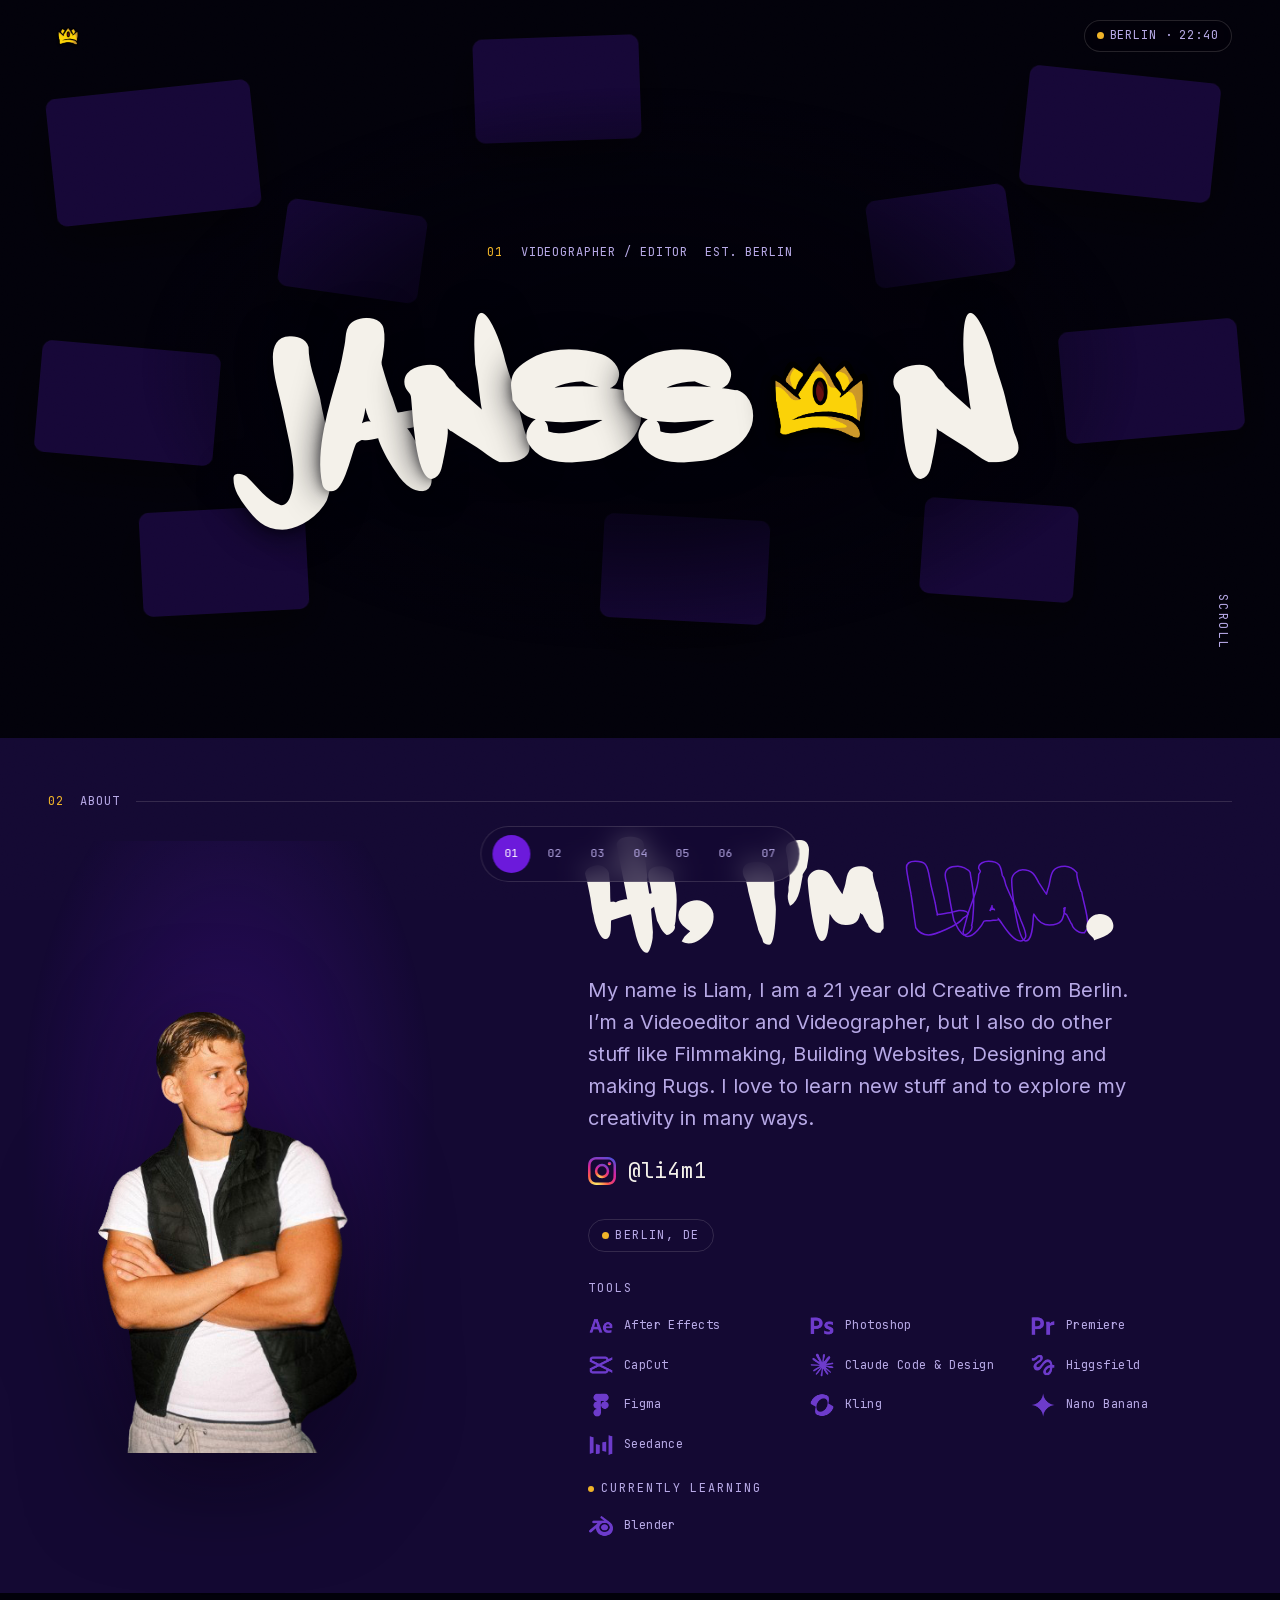
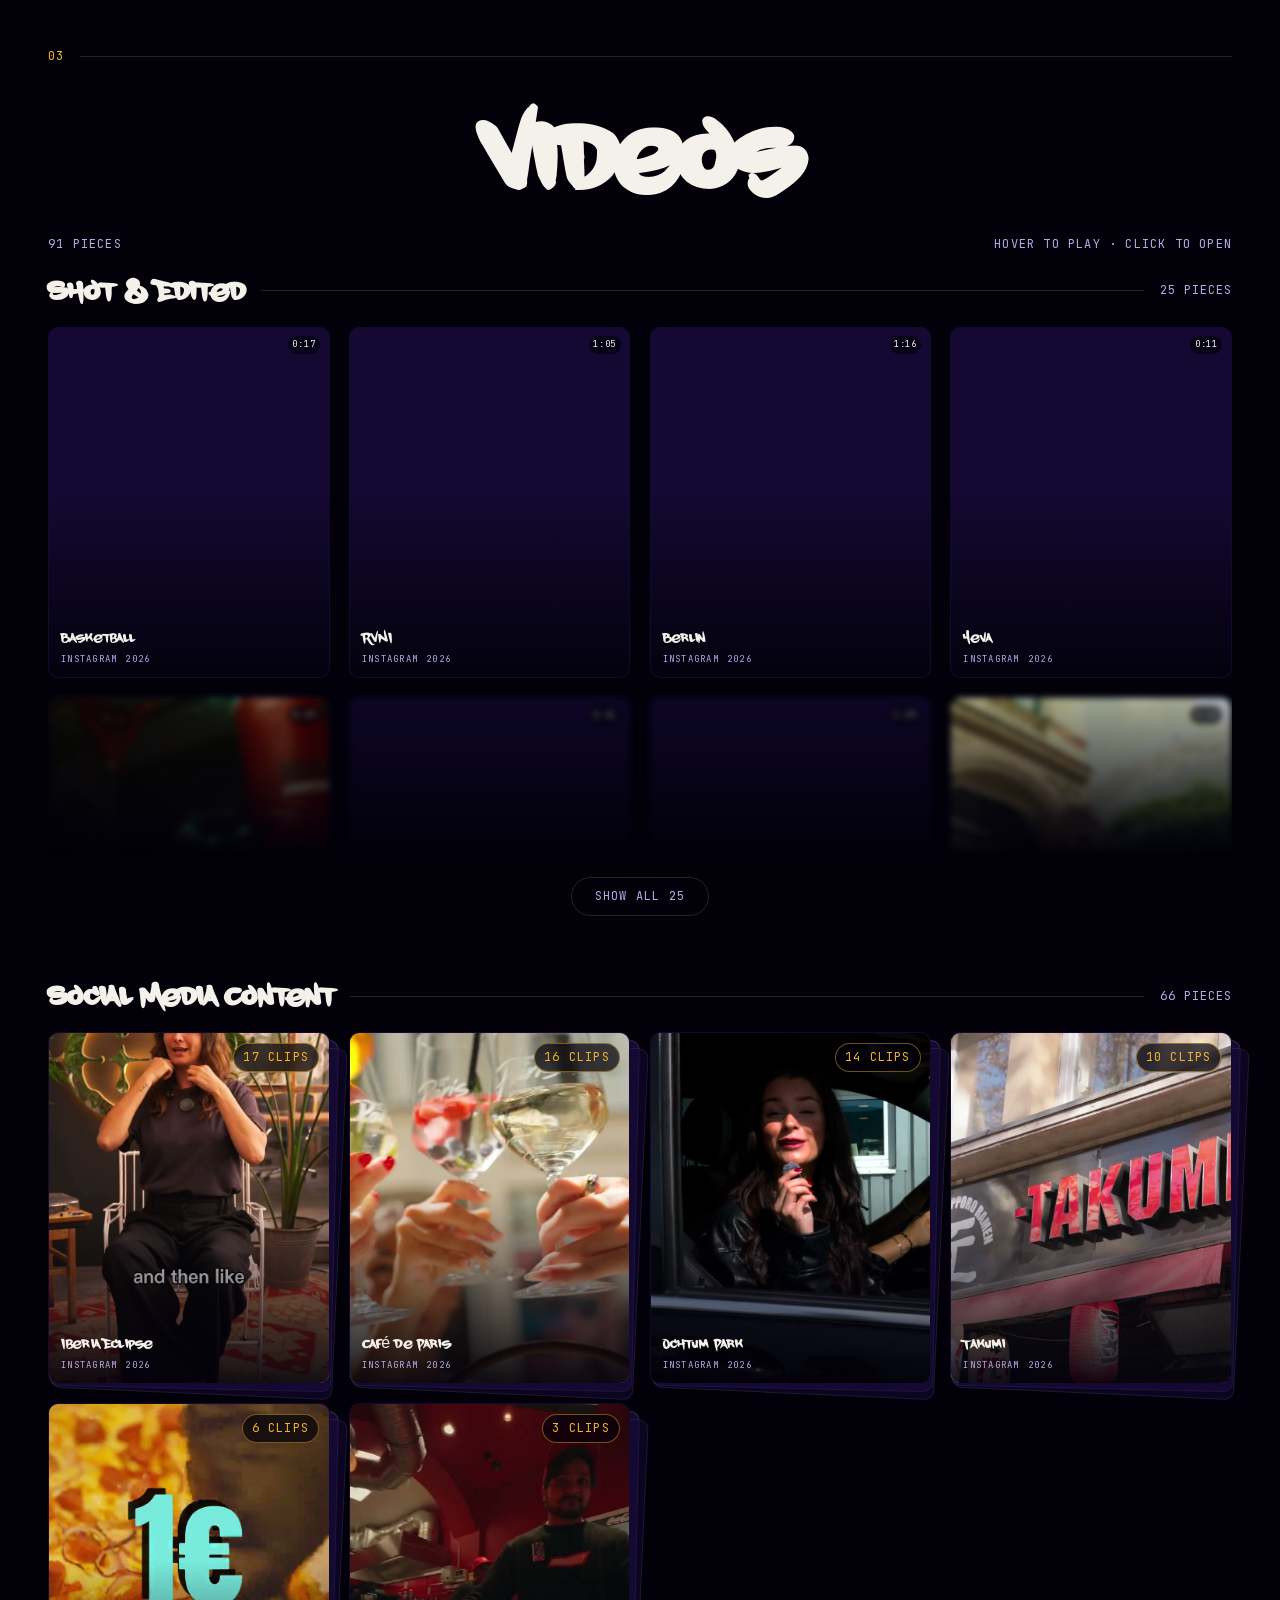
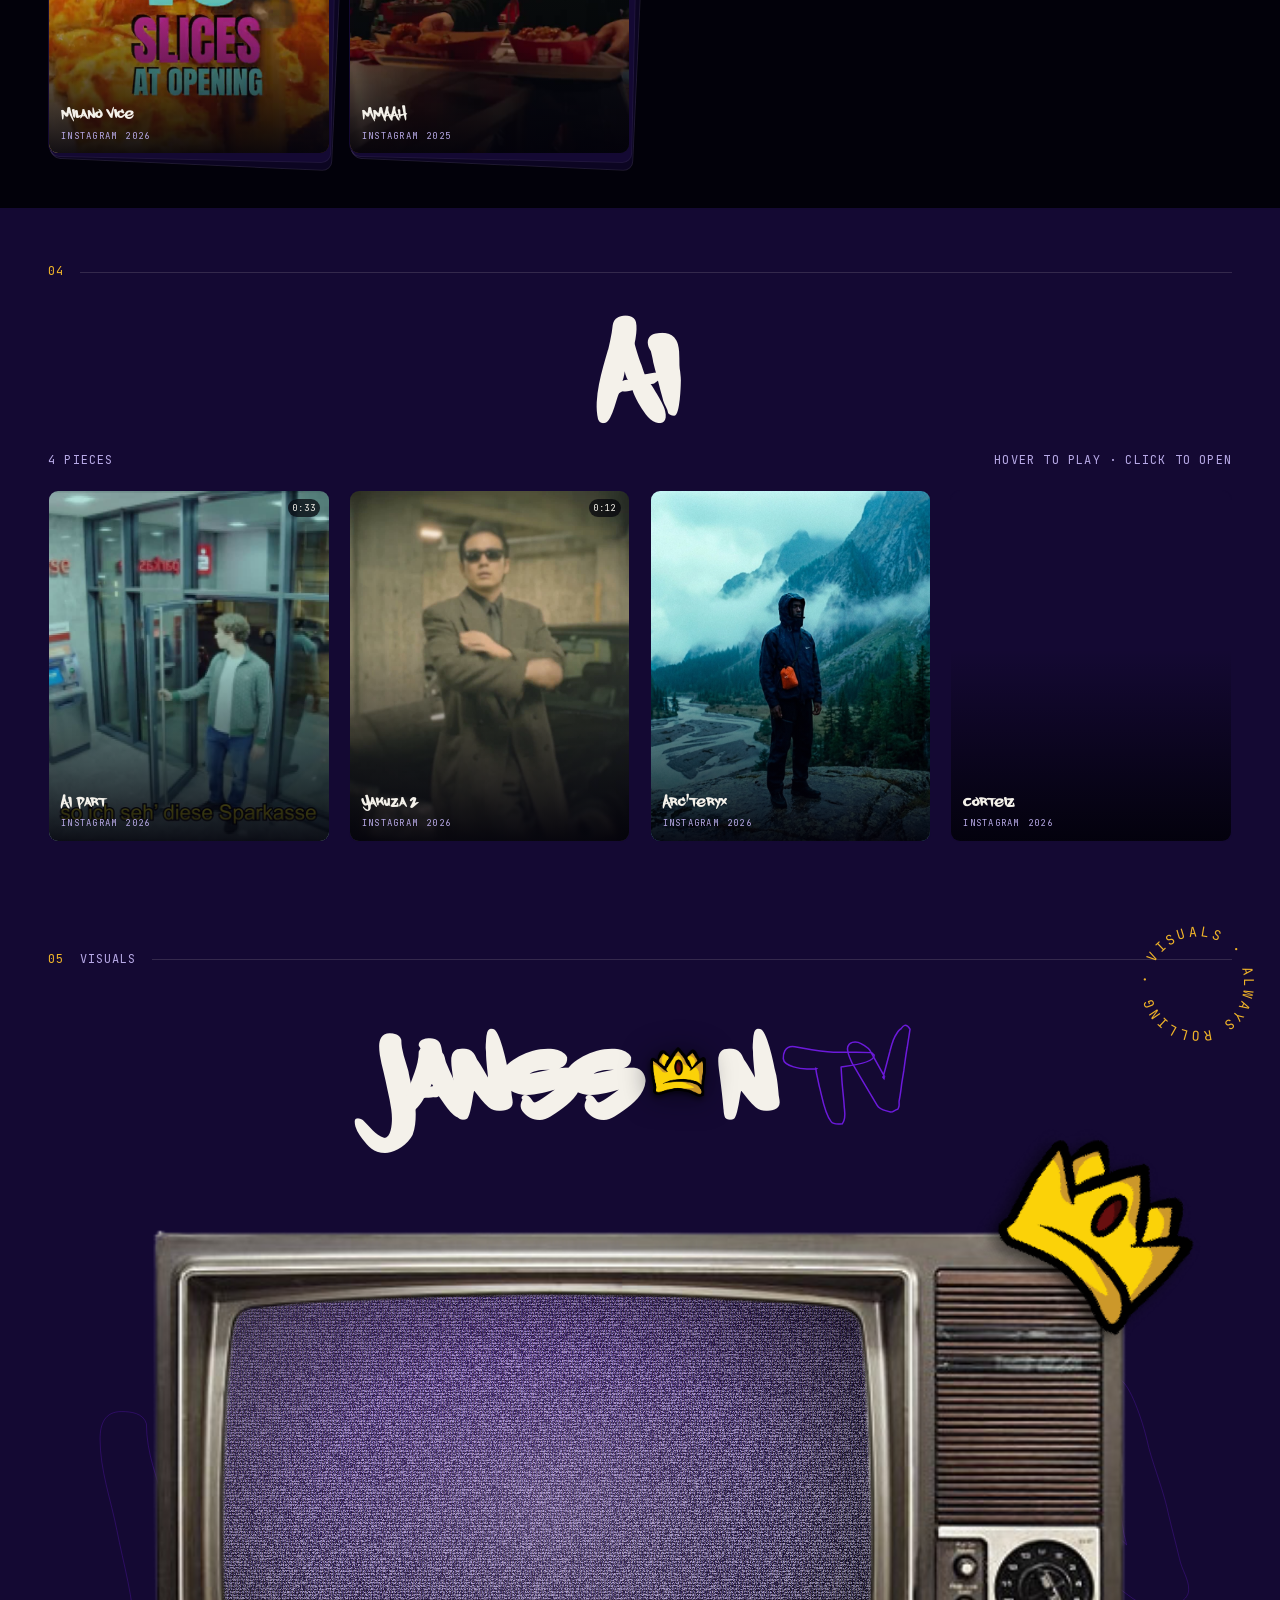
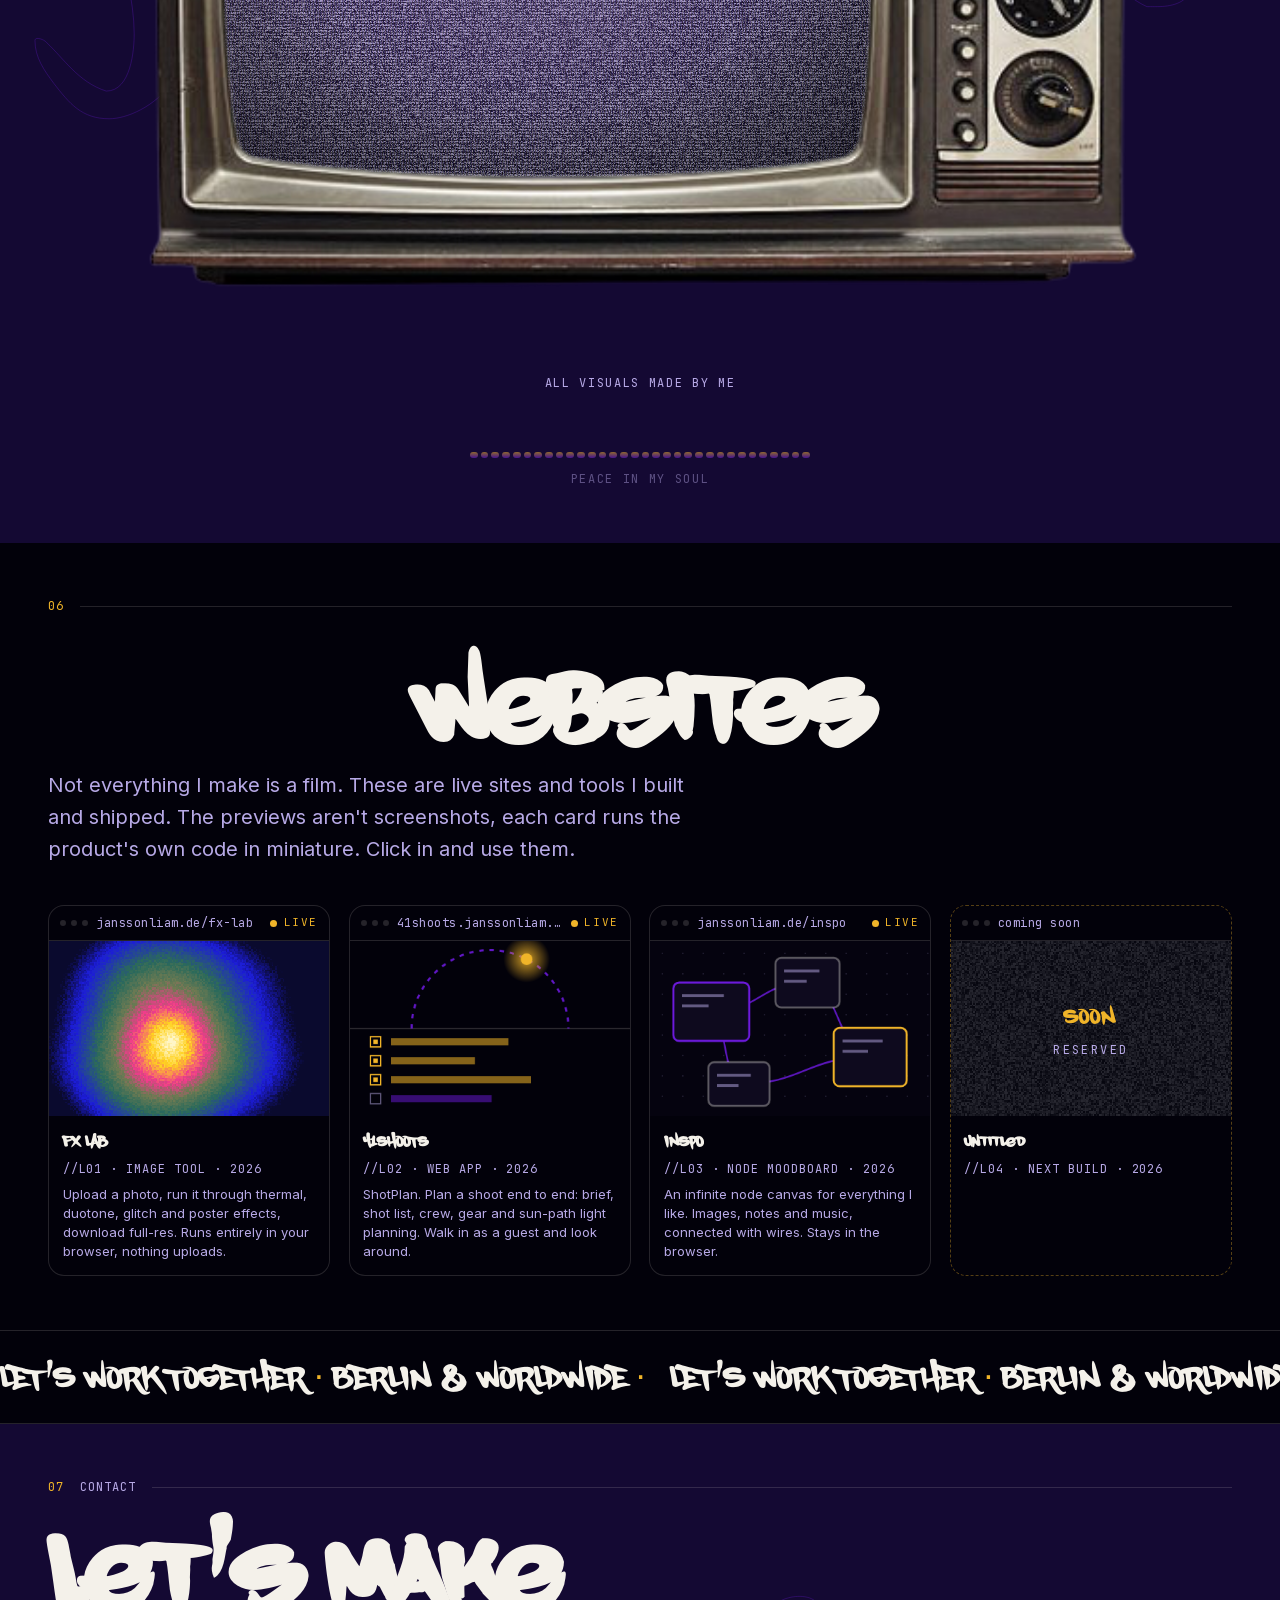
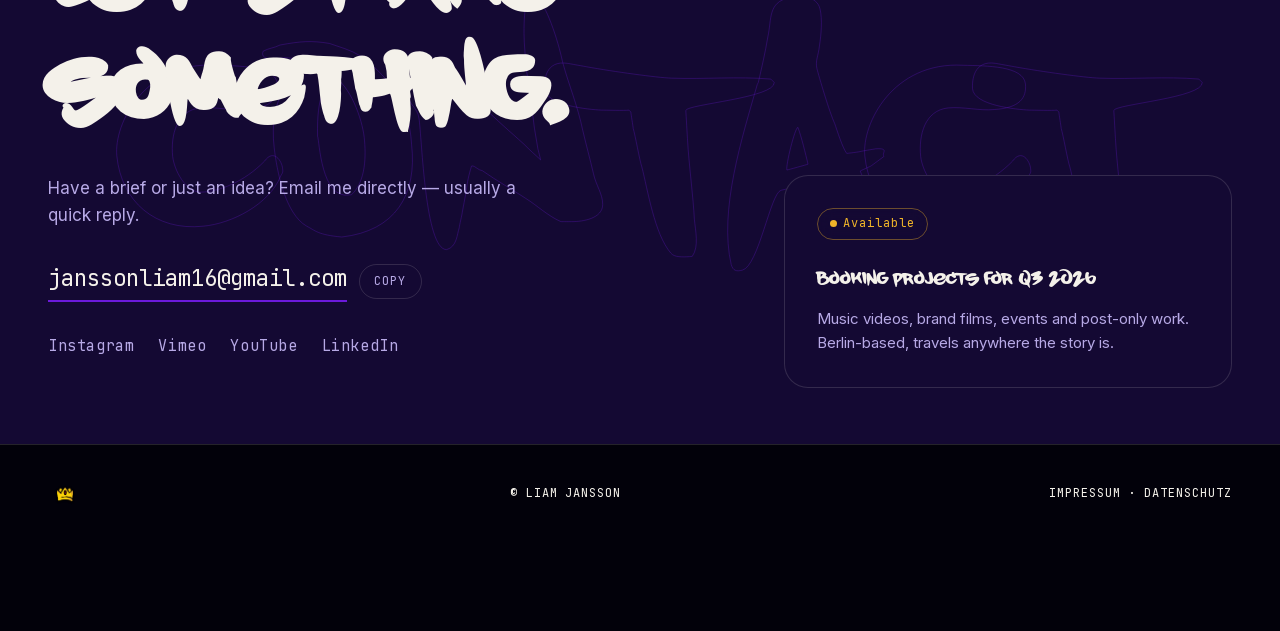
<file: index.html>
<!DOCTYPE html>
<!--
     ♛  JANSSON V2 — you're reading the source. good instinct.
        single file, no build, no trackers, everything self-hosted.
-->
<html lang="en">
<head>
  <meta charset="UTF-8" />
  <meta name="viewport" content="width=device-width, initial-scale=1.0"/>
  <title>Liam Jansson · Videographer, Editor, Creative</title>
  <meta name="description" content="Liam Jansson, video creator based in Berlin. Music videos, brand films, street-culture stories. Plus live tools I build.">
  <meta name="theme-color" content="#02010A">
  <link rel="canonical" href="https://janssonliam.de/">
  <link rel="icon" type="image/png" href="crown.png">
  <link rel="apple-touch-icon" href="crown.png">
  <!-- social share card -->
  <meta property="og:type" content="website">
  <meta property="og:url" content="https://janssonliam.de/">
  <meta property="og:title" content="Liam Jansson · Videographer, Editor, Creative">
  <meta property="og:description" content="Video creator based in Berlin. Music videos, brand films, street-culture stories, and live tools I build.">
  <meta property="og:image" content="https://janssonliam.de/og-image.jpg">
  <meta name="twitter:card" content="summary_large_image">
  <meta name="twitter:image" content="https://janssonliam.de/og-image.jpg">
  <link rel="preload" href="Captions.woff2" as="font" type="font/woff2" crossorigin>
  <link rel="preload" href="fonts/Inter-var.woff2" as="font" type="font/woff2" crossorigin>
  <style>
    /* All fonts self-hosted — no visitor data leaves this domain (DSGVO). */
    @font-face {
      font-family: 'Captions';
      src: url('Captions.woff2') format('woff2'), url('Captions.otf') format('opentype');
      font-weight: normal; font-style: normal; font-display: swap;
    }
    @font-face {
      font-family: 'Inter';
      src: url('fonts/Inter-var.woff2') format('woff2');
      font-weight: 400 700; font-style: normal; font-display: swap;
    }
    @font-face {
      font-family: 'JetBrains Mono';
      src: url('fonts/JetBrainsMono-var.woff2') format('woff2');
      font-weight: 400 500; font-style: normal; font-display: swap;
    }

    :root {
      /* COLOR — crown system + v2 paper flip */
      --night:       #02010A;
      --deep:        #2B0A72;
      --ink:         #140933;
      --purple:      #6C1ADB;
      --purple-soft: rgba(108,26,219,0.35);
      --gold:        #F0B429;
      --cream:       #F4F1EA;
      --paper:       #F0EBE0;
      --text:        #F4F1EA;
      --text-mut:    #B7A9E6;
      --ink-text:    #140933;
      --ink-mut:     #5D5544;
      --line:        rgba(244,241,234,0.14);
      --line-dark:   rgba(20,9,51,0.18);

      /* TYPE */
      --font-display: 'Captions', 'Arial Black', sans-serif;
      --font-body:    'Inter', system-ui, -apple-system, sans-serif;
      --font-mono:    'JetBrains Mono', ui-monospace, 'SF Mono', monospace;

      --fs-mega:    clamp(4rem, 14.5vw, 13rem);
      --fs-display: clamp(1.9rem, 9vw, 7.5rem);   /* the 3rem floor beat 9vw on a phone */
      --fs-h2:      clamp(2rem, 4.5vw, 3.75rem);
      --fs-h3:      1.375rem;
      --fs-body-lg: 1.25rem;
      --fs-body:    1.0625rem;
      --fs-small:   0.9375rem;
      --fs-label:   0.75rem;

      /* MOTION — enter/exit ride ease-out, on-screen moves ride in-out */
      --eo:  cubic-bezier(0.23, 1, 0.32, 1);       /* out-quint  */
      --eio: cubic-bezier(0.645, 0.045, 0.355, 1);  /* in-out-cubic */
      --eo-expo: cubic-bezier(0.16, 1, 0.3, 1);     /* out-expo — long travel */
      --dur-fast: 0.15s;
      --dur:      0.28s;
      --dur-slow: 0.6s;

      /* SHAPE / ELEVATION */
      --radius-sm: 10px; --radius: 16px; --radius-lg: 24px; --pill: 999px;
      --shadow:     0 12px 40px rgba(0,0,0,0.30);
      --shadow-pop: 0 12px 40px rgba(240,180,41,0.22);
      --paper-shadow: 0 10px 30px rgba(20,9,51,0.14);

      --max-w: 1320px;
      --gutter: clamp(1.25rem, 4vw, 3rem);
      --z-dock: 200; --z-cursor: 500; --z-modal: 400; --z-loader: 600;
    }

    *, *::before, *::after { margin: 0; padding: 0; box-sizing: border-box; }
    /* body's overflow-x:hidden clips the decorations that bleed off the right
       edge in #reel — the orbit badge and the TV crown both sit on negative
       right offsets — but it only clips their PAINT. They still count toward
       the document's width, which on a phone pushes the initial containing
       block about 23px past the screen. Every position:fixed overlay sizes to
       that box, so the clip player was laid out wider than the display and lost
       its right edge: half the close button, the sound toggle, and a slice of
       the video itself. clip on the root keeps the bleed and takes it out of
       the layout width too. */
    html { scroll-behavior: smooth; overflow-x: clip; }
    body {
      background: var(--night);
      color: var(--text);
      font-family: var(--font-body);
      font-size: var(--fs-body);
      line-height: 1.6;
      overflow-x: hidden;
      -webkit-font-smoothing: antialiased;
    }
    img, video { max-width: 100%; display: block; }
    a { color: inherit; text-decoration: none; }
    button { font: inherit; color: inherit; background: none; border: 0; cursor: pointer; }
    ::selection { background: var(--gold); color: var(--ink); }
    :focus-visible { outline: 2px solid var(--gold); outline-offset: 3px; border-radius: 4px; }

    .mono { font-family: var(--font-mono); font-size: var(--fs-label); letter-spacing: 0.08em; text-transform: uppercase; }

    /* film grain — static tile, barely there */
    body::after {
      content: ""; position: fixed; inset: 0; pointer-events: none; z-index: 1;
      opacity: 0.05; mix-blend-mode: overlay;
      background-image: url("data:image/svg+xml,%3Csvg xmlns='http://www.w3.org/2000/svg' width='140' height='140'%3E%3Cfilter id='n'%3E%3CfeTurbulence type='fractalNoise' baseFrequency='0.9' numOctaves='2'/%3E%3C/filter%3E%3Crect width='100%25' height='100%25' filter='url(%23n)'/%3E%3C/svg%3E");
    }

    /* ============ LOADER ============ */
    #loader {
      position: fixed; inset: 0; z-index: var(--z-loader);
      background: var(--night); display: flex; flex-direction: column;
      align-items: center; justify-content: center; gap: 1.25rem;
      transition: transform 0.55s var(--eio);
    }
    #loader.out { transform: translateY(-100%); }
    #loader.gone { display: none; }
    #loader .load-mark img {
      display: block; width: clamp(48px, 7vw, 84px);
      opacity: 0; animation: crownIn 0.4s var(--eo) 0.1s forwards;
    }
    #loader .count { font-family: var(--font-mono); font-size: clamp(1rem, 2vw, 1.35rem); color: var(--text-mut); letter-spacing: 0.15em; }
    #loader .count b { color: var(--gold); font-weight: 500; }
    @keyframes crownIn { from { opacity: 0; transform: scale(0.9) translateY(8px); } to { opacity: 1; transform: none; } }

    /* ============ CURSOR (pointer:fine only, built by JS) ============ */
    .cursor-dot, .cursor-ring {
      position: fixed; top: 0; left: 0; pointer-events: none; z-index: var(--z-cursor);
      border-radius: 50%; will-change: transform;
    }
    .cursor-dot { width: 6px; height: 6px; background: var(--gold); }
    .cursor-ring {
      width: 36px; height: 36px; border: 1.5px solid var(--purple);
      display: flex; align-items: center; justify-content: center;
      transition: width var(--dur) var(--eo), height var(--dur) var(--eo),
                  background-color var(--dur) ease, border-color var(--dur) ease;
    }
    .cursor-ring .cursor-label {
      font-family: var(--font-mono); font-size: 10px; letter-spacing: 0.1em;
      color: var(--ink); opacity: 0; transition: opacity var(--dur-fast) ease;
    }
    .cursor-ring.is-label {
      width: 64px; height: 64px; background: var(--gold); border-color: var(--gold);
    }
    .cursor-ring.is-label .cursor-label { opacity: 1; }
    .cursor-ring.is-link { width: 52px; height: 52px; border-color: var(--gold); }
    .cursor-hidden .cursor-dot, .cursor-hidden .cursor-ring { opacity: 0; }

    /* ============ TOP BAR ============ */
    .topbar {
      position: fixed; top: 0; left: 0; right: 0; z-index: var(--z-dock);
      display: flex; align-items: center; justify-content: space-between;
      padding: 1rem var(--gutter); pointer-events: none;
      mix-blend-mode: normal;
    }
    .topbar a, .topbar .chip { pointer-events: auto; }
    .topbar .logo img { width: 40px; transition: transform var(--dur) var(--eo); }
    .topbar .logo:hover img { transform: rotate(-12deg) scale(1.08); }
    .chip {
      display: inline-flex; gap: 0.5em; align-items: center;
      font-family: var(--font-mono); font-size: var(--fs-label); letter-spacing: 0.08em;
      color: var(--text-mut); background: rgba(2,1,10,0.55); backdrop-filter: blur(8px);
      border: 1px solid var(--line); border-radius: var(--pill); padding: 0.45em 1em;
    }
    .chip .dot-live { width: 7px; height: 7px; border-radius: 50%; background: var(--gold); animation: pulse 2.4s ease-in-out infinite; }
    @keyframes pulse { 0%,100% { opacity: 1; } 50% { opacity: 0.35; } }

    /* ============ DOCK NAV ============ */
    .dock {
      position: fixed; bottom: 1.1rem; left: 50%; transform: translateX(-50%);
      z-index: var(--z-dock); display: flex; gap: 0.3rem; align-items: flex-end;
      background: rgba(20,9,51,0.72); backdrop-filter: blur(14px);
      border: 1px solid var(--line); border-radius: var(--pill);
      padding: 0.5rem 0.7rem;
    }
    .dock a {
      position: relative; display: flex; align-items: center; justify-content: center;
      width: 38px; height: 38px; border-radius: 50%;
      font-family: var(--font-mono); font-size: 0.7rem; color: var(--text-mut);
      transition: background-color var(--dur-fast) ease, color var(--dur-fast) ease;
      transform-origin: bottom center; will-change: transform;
    }
    .dock a[hidden] { display: none; }   /* author display beats the UA [hidden] rule */
    .dock a:hover { color: var(--cream); }
    .dock a.active { background: var(--purple); color: #fff; }
    .dock a .tip {
      position: absolute; bottom: calc(100% + 10px); left: 50%; transform: translateX(-50%) translateY(4px);
      background: var(--gold); color: var(--ink); font-size: 0.65rem; letter-spacing: 0.08em;
      padding: 0.3em 0.8em; border-radius: var(--pill); white-space: nowrap;
      opacity: 0; pointer-events: none;
      transition: opacity var(--dur-fast) ease, transform var(--dur-fast) var(--eo);
    }
    .dock a:hover .tip, .dock a:focus-visible .tip { opacity: 1; transform: translateX(-50%) translateY(0); }

    /* ============ SECTION SCAFFOLD ============ */
    section { position: relative; }
    .inner {
      max-width: var(--max-w); margin: 0 auto;
      /* was clamp(5rem, 12vh, 9rem) — about 200px of empty band top and
         bottom of every section, ~1.7 screens of the page spent on padding. */
      padding: clamp(2.25rem, 6vh, 4.5rem) var(--gutter);
      position: relative; z-index: 2;
    }
    .eyebrow {
      display: flex; align-items: center; gap: 1rem; margin-bottom: 1.25rem;
      font-family: var(--font-mono); font-size: var(--fs-label);
      letter-spacing: 0.08em; text-transform: uppercase; color: var(--text-mut);
    }
    .eyebrow .num { color: var(--gold); }
    .eyebrow .rule { flex: 1; height: 1px; background: var(--line); }
    .bg-night { background: var(--night); }
    .bg-ink   { background: var(--ink); }
    .bg-cream { background: var(--cream); color: var(--ink-text); }
    .bg-cream .eyebrow { color: var(--ink-mut); }
    .bg-cream .eyebrow .rule { background: var(--line-dark); }

    /* giant background word */
    .bg-word {
      position: absolute; top: 50%; left: 50%; transform: translate(-50%,-50%);
      font-family: var(--font-display); font-size: clamp(5rem, 24vw, 22rem);
      color: transparent; -webkit-text-stroke: 1px rgba(108,26,219,0.28);
      white-space: nowrap; pointer-events: none; user-select: none; z-index: 0;
    }

    /* paper rip divider into cream sections */
    .rip { display: block; width: 100%; height: 42px; margin-bottom: -1px; }
    .rip path { fill: var(--cream); }
    .rip.rip-out { transform: scaleY(-1); margin-top: -1px; margin-bottom: 0; }

    /* scroll reveals — rise pattern, IO adds .in (JS), CSS scroll-timeline when supported */
    .reveal { opacity: 0; transform: translateY(26px); }
    .reveal.in {
      opacity: 1; transform: none;
      transition: opacity var(--dur-slow) var(--eo), transform var(--dur-slow) var(--eo);
      transition-delay: calc(var(--d, 0) * 70ms);
    }

    /* ============ 01 HERO ============ */
    #hero {
      /* The wordmark block is short now that the role lines are gone, so a
         full-viewport box left it floating between two dead bands. Slightly
         shorter, and nudged above centre so the strip and SCROLL hint own
         the lower third instead of it reading as empty. */
      min-height: 74svh; display: flex; flex-direction: column; justify-content: center;
      overflow: hidden;
    }
    /* dark scrim over the film strip so the white wordmark stays legible on any
       video frame (bright frames were washing out the thin J-tail). left-weighted:
       heavy where the text sits, clearing to the right so the strip still shows. */
    #hero::before {
      content: ""; position: absolute; inset: 0; z-index: 1; pointer-events: none;
      background: linear-gradient(103deg,
        rgba(2,1,10,0.94) 0%, rgba(2,1,10,0.88) 30%, rgba(2,1,10,0.6) 52%,
        rgba(2,1,10,0.2) 72%, transparent 88%);
    }
    /* film strip sliding behind the name */
    .hero-strip {
      position: absolute; top: 50%; left: -10vw; width: 140vw;
      transform: translateY(-58%) rotate(-4deg); z-index: 0; opacity: 0.4;
      pointer-events: none;
      -webkit-mask-image: linear-gradient(90deg, transparent, #000 18%, #000 82%, transparent);
              mask-image: linear-gradient(90deg, transparent, #000 18%, #000 82%, transparent);
    }
    .strip-track { display: flex; gap: 14px; width: max-content; animation: stripSlide 46s linear infinite; }
    .strip-track video, .strip-track img {
      height: clamp(120px, 24vh, 230px); aspect-ratio: 16/9; object-fit: cover;
      border-radius: var(--radius-sm); filter: saturate(1.05);
    }
    @keyframes stripSlide { to { transform: translateX(-50%); } }

    .hero-inner {
      position: relative; z-index: 2; padding: 0 var(--gutter);
      max-width: var(--max-w); margin: 0 auto; width: 100%;
    }
    .hero-eyebrow { display: flex; gap: 1.25rem; flex-wrap: wrap; margin-bottom: 1rem; }
    .hero-name {
      font-family: var(--font-display); font-size: var(--fs-mega); line-height: 0.92;
      letter-spacing: 0.01em; display: flex; align-items: baseline; flex-wrap: nowrap;
      user-select: none;
      /* soft dark backing keeps the white letters (esp. the thin J-tail) solid over video */
      text-shadow: 0 2px 30px rgba(2,1,10,0.7), 0 0 10px rgba(2,1,10,0.55);
    }
    .hero-name .ch {
      display: inline-block; opacity: 0; transform: translateY(0.45em) rotate(3deg);
      will-change: transform;
    }
    body.loaded .hero-name .ch {
      animation: chRise 0.7s var(--eo) forwards;
      animation-delay: calc(0.1s + var(--i) * 0.055s);
    }
    @keyframes chRise { to { opacity: 1; transform: none; } }
    .hero-name .crown-wrap { margin: 0 -0.09em; }
    .hero-name .crown-o {
      width: 1em; transform: translateY(0.16em); transform-origin: 50% 80%;
      transition: transform var(--dur) var(--eo);
      filter: drop-shadow(0 2px 12px rgba(2,1,10,0.55));
    }
    .hero-name:hover .crown-o { transform: translateY(0.16em) rotate(-12deg); }
    .hero-ctas { display: flex; gap: 1.25rem; align-items: center; margin-top: clamp(1.75rem, 3vw, 2.75rem); flex-wrap: wrap; }

    .btn {
      display: inline-flex; align-items: center; gap: 0.6em;
      font-family: var(--font-mono); font-size: var(--fs-small); letter-spacing: 0.06em;
      text-transform: uppercase; padding: 0.9em 1.8em; border-radius: var(--pill);
      transition: transform var(--dur-fast) var(--eo), box-shadow var(--dur) ease, background-color var(--dur-fast) ease;
    }
    .btn:active { transform: scale(0.97); }
    .btn-gold { background: var(--gold); color: var(--ink); }
    .btn-gold:hover { box-shadow: var(--shadow-pop); transform: translateY(-2px); }
    .btn-ghost { border: 1px solid var(--line); color: var(--cream); }
    .btn-ghost:hover { background: rgba(244,241,234,0.07); transform: translateY(-2px); }
    .btn-text { font-family: var(--font-mono); font-size: var(--fs-small); letter-spacing: 0.06em; text-transform: uppercase; color: var(--text-mut); border-bottom: 1px solid var(--purple); padding-bottom: 2px; transition: color var(--dur-fast) ease; }
    .btn-text:hover { color: var(--gold); }

    .scroll-hint {
      position: absolute; bottom: 5.5rem; right: var(--gutter); z-index: 2;
      font-family: var(--font-mono); font-size: var(--fs-label); letter-spacing: 0.2em;
      color: var(--text-mut); writing-mode: vertical-rl;
      animation: hintDrift 2.6s var(--eio) infinite;
    }
    @keyframes hintDrift { 0%,100% { transform: translateY(0); } 50% { transform: translateY(10px); } }

    /* ============ 03 WORK GRID (04 AI WORK shares these styles) ============ */
    .work-display-title {
      /* Captions' ascenders are taller than a 0.95 line box, so the tops of
         tall letters (the H and I in "Hi, I'm") sat flush against the box
         edge and read as sliced off. Pad the top rather than opening up
         line-height, which would loosen the leading on wrapped headings. */
      font-family: var(--font-display); font-size: var(--fs-display); line-height: 0.95;
      padding-top: 0.14em;
      margin-bottom: 1.5rem;
    }
    .work-display-title em { font-style: normal; color: transparent; -webkit-text-stroke: 1.5px var(--purple); }
    .work-controls { display: flex; justify-content: space-between; gap: 1rem; flex-wrap: wrap; margin-bottom: 2.5rem; }
    .filter-row { display: flex; gap: 0.5rem; flex-wrap: wrap; }
    .filter-pill {
      font-family: var(--font-mono); font-size: var(--fs-label); letter-spacing: 0.06em;
      text-transform: uppercase; padding: 0.6em 1.3em; border-radius: var(--pill);
      border: 1px solid var(--line); color: var(--text-mut);
      transition: all var(--dur-fast) ease;
    }
    .filter-pill:hover { color: var(--cream); border-color: var(--purple); }
    .filter-pill.active { background: var(--purple); border-color: var(--purple); color: #fff; }
    .filter-pill:active { transform: scale(0.96); }

    .work-grid {
      display: grid; grid-template-columns: repeat(3, 1fr); gap: clamp(1rem, 2.5vw, 2rem);
    }
    .work-more {
      display: flex; align-items: baseline; gap: 1rem; flex-wrap: wrap;
      margin-top: 2.5rem;
    }
    .work-more-note { color: var(--text-mut); }
    .work-card { border-radius: var(--radius); overflow: hidden; background: var(--ink); cursor: pointer;
      transition: transform var(--dur) var(--eo), box-shadow var(--dur) ease; }
    .work-card.hidden { display: none; }
    .work-thumb { position: relative; aspect-ratio: 16/9; overflow: hidden; }
    .work-thumb video, .work-thumb .slot-canvas { width: 100%; height: 100%; object-fit: cover; }
    .work-info { padding: 1.1rem 1.25rem 1.3rem; }
    .work-title { font-family: var(--font-display); font-size: var(--fs-h3); letter-spacing: 0.01em; }
    .work-meta { font-family: var(--font-mono); font-size: var(--fs-label); letter-spacing: 0.08em; text-transform: uppercase; color: var(--text-mut); margin-top: 0.3rem; }
    .play-circle {
      position: absolute; top: 50%; left: 50%; transform: translate(-50%,-50%) scale(0.8);
      width: 56px; height: 56px; border-radius: 50%; background: var(--gold); color: var(--ink);
      display: flex; align-items: center; justify-content: center; font-size: 1rem;
      opacity: 0; transition: opacity var(--dur-fast) ease, transform var(--dur) var(--eo);
    }

    /* duotone → color flood: desktop-hover devices only; touch gets full colour */
    @media (hover: hover) and (pointer: fine) {
      .work-card:hover { transform: translateY(-6px); box-shadow: var(--shadow); }
      .work-card .work-thumb video { filter: grayscale(1) brightness(0.82) contrast(1.05); transition: filter var(--dur-slow) var(--eo); }
      .work-card .work-thumb::after {
        content: ""; position: absolute; inset: 0; background: var(--purple);
        mix-blend-mode: color; opacity: 0.75; transition: opacity var(--dur-slow) var(--eo);
        pointer-events: none;
      }
      .work-card:hover .work-thumb video, .work-card:focus-visible .work-thumb video { filter: none; }
      .work-card:hover .work-thumb::after,  .work-card:focus-visible .work-thumb::after  { opacity: 0; }
      .work-card:hover .play-circle { opacity: 1; transform: translate(-50%,-50%) scale(1); }
    }

    /* blank slots — reserved for the next drops (work grid + lab share these) */
    .work-card.slot-empty { cursor: default; outline: 1px dashed rgba(240,180,41,0.35); outline-offset: -1px; }
    .work-card.slot-empty .work-thumb::after { display: none; }
    .work-card.slot-empty .slot-tag, .lab-card.slot-empty .slot-tag {
      position: absolute; inset: 0; display: flex; flex-direction: column;
      align-items: center; justify-content: center; gap: 0.4rem; z-index: 2;
    }
    .work-card.slot-empty .slot-tag b, .lab-card.slot-empty .slot-tag b {
      font-family: var(--font-display); font-size: 1.5rem; letter-spacing: 0.04em; color: var(--gold);
    }
    .work-card.slot-empty .slot-tag span, .lab-card.slot-empty .slot-tag span {
      font-family: var(--font-mono); font-size: var(--fs-label); letter-spacing: 0.2em;
      text-transform: uppercase; color: var(--text-mut);
    }

    /* ============ 05 LAB — live builds. coded previews, no screenshots:
       each card's canvas runs a miniature of the actual product ============ */
    .lab-lead {
      max-width: 56ch; color: var(--text-mut); font-size: var(--fs-body-lg);
      margin: -1rem 0 2.5rem;
    }
    /* Small cards: more per row, and every bit of chrome scaled down with
       them so a narrow card doesn't read as a big card that got squeezed. */
    .lab-grid {
      display: grid; grid-template-columns: repeat(auto-fill, minmax(240px, 1fr));
      gap: clamp(0.7rem, 1.5vw, 1.15rem);
    }
    .lab-card {
      display: flex; flex-direction: column; border-radius: var(--radius); overflow: hidden;
      background: var(--night); border: 1px solid var(--line);
      transition: transform var(--dur) var(--eo), box-shadow var(--dur) ease, border-color var(--dur) ease;
    }
    .lab-chrome { display: flex; align-items: center; gap: 0.5rem; padding: 0.45rem 0.7rem; border-bottom: 1px solid var(--line); }
    .lab-dots { display: flex; gap: 5px; }
    .lab-dots i { width: 6px; height: 6px; border-radius: 50%; background: var(--line); }
    .lab-url {
      font-family: var(--font-mono); font-size: var(--fs-label); letter-spacing: 0.04em;
      color: var(--text-mut); flex: 1; white-space: nowrap; overflow: hidden; text-overflow: ellipsis;
    }
    .lab-live {
      display: flex; align-items: center; gap: 0.4rem;
      font-family: var(--font-mono); font-size: 0.6875rem; letter-spacing: 0.14em; color: var(--gold);
    }
    .lab-live i { width: 7px; height: 7px; border-radius: 50%; background: var(--gold); animation: pulse 2.4s ease-in-out infinite; }
    .lab-view { position: relative; aspect-ratio: 16/10; background: var(--night); }
    .lab-view canvas { width: 100%; height: 100%; display: block; }
    .lab-view canvas.px { image-rendering: pixelated; } /* thermal cams are chunky on purpose */
    .lab-open {
      position: absolute; right: 0.6rem; bottom: 0.6rem; padding: 0.4em 0.95em; border-radius: var(--pill);
      background: var(--gold); color: var(--ink); font-family: var(--font-mono); font-size: var(--fs-label);
      letter-spacing: 0.08em; text-transform: uppercase;
      opacity: 0; transform: translateY(6px);
      transition: opacity var(--dur-fast) ease, transform var(--dur) var(--eo);
    }
    @media (hover: none) { .lab-open { opacity: 1; transform: none; } } /* touch: affordance always on */
    .lab-info { padding: 0.75rem 0.85rem 0.9rem; }
    .lab-title { font-family: var(--font-display); font-size: 1.05rem; letter-spacing: 0.01em; }
    .lab-meta { font-family: var(--font-mono); font-size: var(--fs-label); letter-spacing: 0.08em; text-transform: uppercase; color: var(--text-mut); margin-top: 0.3rem; }
    .lab-desc { color: var(--text-mut); font-size: 0.8125rem; line-height: 1.45; margin-top: 0.4rem; }
    @media (hover: hover) and (pointer: fine) {
      .lab-card:hover { transform: translateY(-6px); box-shadow: var(--shadow-pop); border-color: rgba(240,180,41,0.45); }
      .lab-card:hover .lab-open { opacity: 1; transform: none; }
    }
    .lab-card:focus-visible { border-color: var(--gold); }
    .lab-card.slot-empty { border-style: dashed; border-color: rgba(240,180,41,0.35); }

    /* ============ 07 RUGS — paper section. The rip SVGs carry the colour of
       the section they tear away from, so the join reads as one torn sheet ============ */
    .rip-from-ink   { background: var(--ink); }
    .rip-from-night { background: var(--night); }

    .rug-lead {
      max-width: 54ch; color: var(--ink-mut); font-size: var(--fs-body-lg);
      margin: -1rem 0 2.5rem;
    }
    .rug-grid {
      display: grid; grid-template-columns: repeat(3, 1fr);
      gap: clamp(1rem, 2.5vw, 1.75rem);
    }
    .rug-card {
      position: relative; border-radius: var(--radius); overflow: hidden;
      background: var(--paper); border: 1px solid var(--line-dark);
      transition: transform var(--dur) var(--eo), box-shadow var(--dur) ease;
    }
    .rug-card.wide { grid-column: span 2; }
    .rug-shot { position: relative; aspect-ratio: 4/3; overflow: hidden; }
    .rug-card.wide .rug-shot { aspect-ratio: 8/3; }
    .rug-shot img { width: 100%; height: 100%; object-fit: cover; }

    /* reserved slot: yarn loops drawn in CSS, so an unphotographed rug still
       looks like a rug rather than an empty box */
    .rug-shot.soon {
      background:
        repeating-linear-gradient(90deg, rgba(20,9,51,0.07) 0 3px, transparent 3px 9px),
        repeating-linear-gradient(0deg,  rgba(20,9,51,0.05) 0 3px, transparent 3px 9px),
        radial-gradient(circle at 30% 25%, rgba(108,26,219,0.13), transparent 60%),
        radial-gradient(circle at 75% 70%, rgba(240,180,41,0.16), transparent 60%),
        var(--paper);
      display: flex; flex-direction: column; align-items: center; justify-content: center; gap: 0.35rem;
      outline: 1px dashed rgba(20,9,51,0.22); outline-offset: -1px;
    }
    .rug-shot.soon b {
      font-family: var(--font-display); font-size: 1.5rem; letter-spacing: 0.04em; color: var(--ink-text);
    }
    .rug-shot.soon span {
      font-family: var(--font-mono); font-size: var(--fs-label); letter-spacing: 0.2em;
      text-transform: uppercase; color: var(--ink-mut);
    }
    .rug-info { padding: 1rem 1.15rem 1.2rem; }
    .rug-title { font-family: var(--font-display); font-size: var(--fs-h3); letter-spacing: 0.01em; }
    .rug-meta {
      font-family: var(--font-mono); font-size: var(--fs-label); letter-spacing: 0.08em;
      text-transform: uppercase; color: var(--ink-mut); margin-top: 0.3rem;
    }
    @media (hover: hover) and (pointer: fine) {
      .rug-card:hover { transform: translateY(-6px); box-shadow: var(--paper-shadow); }
    }

    /* spec strip — the honest facts about how they're made */
    .rug-specs {
      display: grid; grid-template-columns: repeat(4, 1fr); gap: 1px;
      background: var(--line-dark); border: 1px solid var(--line-dark);
      border-radius: var(--radius); overflow: hidden; margin-top: clamp(1.75rem, 4vw, 2.75rem);
    }
    .rug-specs div { background: var(--cream); padding: 1.25rem 1.15rem; }
    .rug-specs dt {
      font-family: var(--font-mono); font-size: var(--fs-label); letter-spacing: 0.14em;
      text-transform: uppercase; color: var(--ink-mut); margin-bottom: 0.4rem;
    }
    .rug-specs dd { font-family: var(--font-display); font-size: 1.25rem; line-height: 1.15; }

    .rug-cta {
      display: flex; align-items: center; gap: 1.25rem; flex-wrap: wrap;
      margin-top: clamp(1.75rem, 4vw, 2.5rem);
    }
    .rug-cta .note { color: var(--ink-mut); }
    .btn-ink {
      display: inline-flex; align-items: center; gap: 0.6em;
      font-family: var(--font-mono); font-size: var(--fs-small); letter-spacing: 0.06em;
      text-transform: uppercase; background: var(--ink); color: var(--cream);
      padding: 0.9em 1.8em; border-radius: var(--pill);
      transition: transform var(--dur-fast) var(--eo), box-shadow var(--dur) ease;
    }
    .btn-ink:hover { transform: translateY(-2px); box-shadow: var(--paper-shadow); }
    .btn-ink:active { transform: scale(0.97); }

    /* ============ 08 KÖNIGSKARTEN — the deck art is the hero, so the section
       borrows the deck's own red instead of the site purple ============ */
    #koenigskarten { --kk-red: #C4212C; overflow: hidden; }
    .kk-top {
      display: grid; grid-template-columns: 1.05fr 1fr; gap: clamp(1.5rem, 4vw, 3.5rem);
      align-items: center;
    }
    .kk-logo { max-width: 380px; margin-bottom: 1.5rem; }
    .kk-logo img { width: 100%; filter: drop-shadow(0 8px 24px rgba(0,0,0,0.55)); }
    .kk-lead { color: var(--text-mut); font-size: var(--fs-body-lg); max-width: 46ch; }
    .kk-lead strong { color: var(--cream); font-weight: 600; }
    .kk-suits {
      display: flex; gap: 0.5rem; flex-wrap: wrap; margin-top: 1.6rem;
    }
    .kk-suit {
      font-family: var(--font-mono); font-size: var(--fs-label); letter-spacing: 0.12em;
      text-transform: uppercase; padding: 0.5em 1.1em; border-radius: var(--pill);
      border: 1px solid var(--line); color: var(--text-mut);
      transition: all var(--dur-fast) ease;
    }
    .kk-suit i { font-style: normal; margin-right: 0.45em; }
    .kk-suit.red { color: var(--kk-red); border-color: rgba(196,33,44,0.5); }
    .kk-suit:hover { border-color: var(--gold); color: var(--gold); }
    .kk-suit.red:hover { border-color: var(--kk-red); color: var(--kk-red); }

    /* the fanned deck floats — slow drift, paused for reduced motion */
    .kk-hero { position: relative; }
    .kk-hero::before {
      content: ""; position: absolute; inset: -12% -6%;
      background: radial-gradient(ellipse at 50% 55%, rgba(196,33,44,0.22), transparent 68%);
      pointer-events: none;
    }
    .kk-hero img {
      position: relative; width: 100%;
      filter: drop-shadow(0 26px 60px rgba(0,0,0,0.6));
      animation: kkFloat 7s ease-in-out infinite;
    }
    @keyframes kkFloat {
      50% { transform: translateY(-14px) rotate(-1.1deg); }
    }

    .kk-grid {
      display: grid; grid-template-columns: repeat(3, 1fr);
      gap: clamp(1rem, 2.5vw, 1.75rem); margin-top: clamp(2.5rem, 6vw, 4rem);
    }
    .kk-card {
      position: relative; border-radius: var(--radius); overflow: hidden;
      background: var(--ink); border: 1px solid var(--line);
      aspect-ratio: 4/3; display: flex; align-items: center; justify-content: center;
      transition: transform var(--dur) var(--eo), border-color var(--dur) ease;
    }
    .kk-card img { width: 100%; height: 100%; object-fit: cover; }
    .kk-card.soon {
      flex-direction: column; gap: 0.35rem;
      border-style: dashed; border-color: rgba(196,33,44,0.4);
      background:
        repeating-linear-gradient(135deg, rgba(196,33,44,0.06) 0 8px, transparent 8px 16px),
        var(--ink);
    }
    .kk-card.soon b {
      font-family: var(--font-display); font-size: 1.5rem; letter-spacing: 0.04em; color: var(--kk-red);
    }
    .kk-card.soon span {
      font-family: var(--font-mono); font-size: var(--fs-label); letter-spacing: 0.2em;
      text-transform: uppercase; color: var(--text-mut);
    }
    @media (hover: hover) and (pointer: fine) {
      .kk-card:hover { transform: translateY(-6px); border-color: rgba(196,33,44,0.7); }
    }

    .kk-cta { display: flex; align-items: center; gap: 1.25rem; flex-wrap: wrap; margin-top: clamp(1.75rem, 4vw, 2.5rem); }
    .kk-cta .note { color: var(--text-mut); }
    .btn-red {
      display: inline-flex; align-items: center; gap: 0.6em;
      font-family: var(--font-mono); font-size: var(--fs-small); letter-spacing: 0.06em;
      text-transform: uppercase; background: var(--kk-red); color: #fff;
      padding: 0.9em 1.8em; border-radius: var(--pill);
      transition: transform var(--dur-fast) var(--eo), box-shadow var(--dur) ease;
    }
    .btn-red:hover { transform: translateY(-2px); box-shadow: 0 12px 40px rgba(196,33,44,0.32); }
    .btn-red:active { transform: scale(0.97); }


    /* ============ 07 ABOUT — paper section ============ */
    .toolkit-label { display: block; font-family: var(--font-mono); font-size: var(--fs-label); letter-spacing: 0.15em; text-transform: uppercase; color: var(--ink-mut); margin: 1.75rem 0 0.9rem; }
    .tools-grid { display: flex; flex-wrap: wrap; gap: 0.5rem; }
    .tool-pill {
      font-family: var(--font-mono); font-size: var(--fs-label); padding: 0.5em 1.1em;
      border: 1px solid var(--line-dark); border-radius: var(--pill); color: var(--ink-text);
      transition: all var(--dur-fast) ease;
    }
    .tool-pill:hover { background: var(--ink); color: var(--cream); border-color: var(--ink); }


    /* marquee divider */
    .marquee { overflow: hidden; border-top: 1px solid var(--line); border-bottom: 1px solid var(--line); padding: 1.1rem 0; background: var(--night); }
    .marquee-track { display: flex; width: max-content; animation: marqueeShift 26s linear infinite; }
    .marquee:hover .marquee-track { animation-play-state: paused; }
    .marquee-track span {
      font-family: var(--font-display); font-size: clamp(1.4rem, 3vw, 2.2rem);
      white-space: nowrap; padding-right: 1.5rem; color: var(--cream);
    }
    .marquee-track span em { font-style: normal; color: var(--gold); }
    @keyframes marqueeShift { to { transform: translateX(-50%); } }

    /* ============ 08 CONTACT ============ */
    #contact { overflow: hidden; }
    .contact-headline {
      font-family: var(--font-display); font-size: var(--fs-display); line-height: 0.98;
      max-width: 12ch; margin-bottom: 2rem;
    }
    .contact-headline .w { display: inline-block; transition: transform var(--dur) var(--eo), color var(--dur-fast) ease; }
    @media (hover: hover) and (pointer: fine) {
      .contact-headline .w:hover { transform: translateY(-6px) rotate(-2deg); color: var(--gold); }
    }
    .contact-grid { display: grid; grid-template-columns: 1.2fr 0.8fr; gap: clamp(2rem, 5vw, 5rem); align-items: start; }
    .contact-blurb { color: var(--text-mut); max-width: 44ch; margin-bottom: 2rem; }
    .email-row { display: flex; gap: 0.75rem; align-items: center; flex-wrap: wrap; margin-bottom: 2rem; }
    .contact-email {
      font-family: var(--font-mono); font-size: clamp(1rem, 2.2vw, 1.4rem); color: var(--cream);
      border-bottom: 2px solid var(--purple); padding-bottom: 3px; transition: color var(--dur-fast) ease, border-color var(--dur-fast) ease;
    }
    .contact-email:hover { color: var(--gold); border-color: var(--gold); }
    .copy-btn {
      font-family: var(--font-mono); font-size: var(--fs-label); letter-spacing: 0.08em; text-transform: uppercase;
      border: 1px solid var(--line); border-radius: var(--pill); padding: 0.6em 1.2em; color: var(--text-mut);
      transition: all var(--dur-fast) ease;
    }
    .copy-btn:hover { border-color: var(--gold); color: var(--gold); }
    .copy-btn:active { transform: scale(0.96); }
    .copy-btn.done { background: var(--gold); border-color: var(--gold); color: var(--ink); }
    .contact-socials { display: flex; gap: 1.5rem; flex-wrap: wrap; margin-bottom: 2rem; }
    .contact-socials a {
      font-family: var(--font-mono); font-size: var(--fs-small); letter-spacing: 0.04em; color: var(--text-mut);
      transition: color var(--dur-fast) ease;
    }
    .contact-socials a:hover { color: var(--gold); }
    .avail-card {
      background: var(--ink); border: 1px solid var(--line); border-radius: var(--radius-lg);
      padding: 2rem;
    }
    .avail-card .chip { background: none; border-color: rgba(240,180,41,0.4); color: var(--gold); margin-bottom: 1.25rem; }
    .avail-card p { color: var(--text-mut); font-size: var(--fs-small); }
    .avail-card .big { font-family: var(--font-display); font-size: var(--fs-h3); color: var(--cream); margin-bottom: 0.75rem; }

    footer { background: var(--night); border-top: 1px solid var(--line); padding-bottom: 5.5rem; }
    .footer-inner {
      max-width: var(--max-w); margin: 0 auto; padding: 2rem var(--gutter);
      display: flex; gap: 1.5rem; align-items: center; justify-content: space-between; flex-wrap: wrap;
    }
    .footer-links { display: flex; gap: 1.25rem; flex-wrap: wrap; }
    .footer-links a, .footer-copy { font-family: var(--font-mono); font-size: var(--fs-label); letter-spacing: 0.06em; color: var(--text-mut); }
    .footer-links a:hover { color: var(--gold); }
    .footer-logo img { width: 34px; transition: transform var(--dur) var(--eo); }
    .footer-logo:hover img { transform: rotate(345deg); }

    /* ============ MODAL PLAYER ============ */
    .modal {
      position: fixed; inset: 0; z-index: var(--z-modal); display: none;
      align-items: center; justify-content: center; padding: clamp(1rem, 4vw, 3rem);
      background: rgba(2,1,10,0.92); backdrop-filter: blur(6px);
    }
    .modal.open { display: flex; }
    .modal video { max-width: min(1100px, 100%); max-height: 82vh; border-radius: var(--radius); box-shadow: var(--shadow); background: #000; }
    .modal-close {
      position: absolute; top: 1.25rem; right: 1.5rem; width: 48px; height: 48px;
      border-radius: 50%; background: var(--gold); color: var(--ink); font-size: 1.2rem;
      display: flex; align-items: center; justify-content: center;
      transition: transform var(--dur-fast) var(--eo);
    }
    .modal-close:hover { transform: rotate(90deg) scale(1.06); }
    .modal-title {
      position: absolute; bottom: 1.5rem; left: 50%; transform: translateX(-50%);
      font-family: var(--font-mono); font-size: var(--fs-label); letter-spacing: 0.15em;
      text-transform: uppercase; color: var(--text-mut);
    }

    /* ============ RESPONSIVE ============ */
    @media (max-width: 1000px) {
      .work-grid { grid-template-columns: repeat(2, 1fr); }
      .lab-grid { grid-template-columns: 1fr; }
      .contact-grid { grid-template-columns: 1fr; }
      .rug-grid { grid-template-columns: repeat(2, 1fr); }
      .rug-card.wide { grid-column: span 2; }
      .rug-specs { grid-template-columns: repeat(2, 1fr); }
      .kk-top { grid-template-columns: 1fr; }
      .kk-hero { max-width: 560px; }
      .kk-grid { grid-template-columns: repeat(2, 1fr); }
      .orbit-badge { width: 90px; top: -46px; right: -6px; }
      .tv { max-width: 560px; }
    }
    @media (max-width: 620px) {
      /* 20px lead paragraphs are heavy at this width — match body size */
      :root { --fs-body-lg: 1.0625rem; }

      /* Websites: two per row. At ~165px wide the domain line and the
         description have nowhere to go, so they drop out and the card becomes
         preview + title + meta. The LIVE dot stays, its label doesn't. */
      .lab-grid { grid-template-columns: repeat(2, 1fr); gap: 0.55rem; }
      .lab-chrome { padding: 0.35rem 0.45rem; gap: 0.35rem; }
      .lab-url { display: none; }
      .lab-dots i { width: 5px; height: 5px; }
      .lab-live { margin-left: auto; gap: 0; font-size: 0; }
      .lab-live i { width: 6px; height: 6px; }
      .lab-info { padding: 0.5rem 0.55rem 0.6rem; }
      .lab-title { font-size: 0.82rem; line-height: 1.15; }
      .lab-meta { font-size: 0.5625rem; letter-spacing: 0.06em; margin-top: 0.2rem; }
      .lab-desc { display: none; }
      .lab-open { right: 0.4rem; bottom: 0.4rem; padding: 0.35em 0.75em; font-size: 0.5625rem; }
      .lab-lead { margin-bottom: 1.5rem; font-size: var(--fs-small); }

      .work-grid { grid-template-columns: 1fr; }
      .rug-grid { grid-template-columns: 1fr; }
      .rug-card.wide { grid-column: auto; }
      .rug-card.wide .rug-shot { aspect-ratio: 4/3; }
      .kk-grid { grid-template-columns: 1fr; }
      .dock a { width: 34px; height: 34px; }
      .scroll-hint { display: none; }
      /* Captions' J-tail ink overshoots its box left — pad so it can't clip at the edge */
      .hero-name { font-size: clamp(3.2rem, 16vw, 5rem); padding-left: 0.22em; }
      .topbar .chip { display: none; }
    }
    /* nine dots now that rugs + Königskarten are in — shrink the dock so the
       end dots can't clip off a narrow phone */
    @media (max-width: 430px) {
      .dock { gap: 0.15rem; padding: 0.4rem 0.5rem; }
      .dock a { width: 30px; height: 30px; font-size: 0.625rem; }
    }

    /* ============ REDUCED MOTION — the master off-switch ============ */
    @media (prefers-reduced-motion: reduce) {
      html { scroll-behavior: auto; }
      *, *::before, *::after {
        animation-duration: 0.001s !important;
        animation-iteration-count: 1 !important;
        transition-duration: 0.001s !important;
      }
      .reveal, .hero-name .ch { opacity: 1 !important; transform: none !important; }
      .strip-track, .marquee-track, .orbit-badge { animation: none !important; }
      .kk-hero img { animation: none !important; }
      .scroll-hint, .chip .dot-live, .lab-live i { animation: none !important; }
      #loader { display: none !important; }
    }
  
    /* ═══════════════ V3 — LANDING STAGE ═══════════════
       Wordmark centre, work scattered around it. Tiles are placed from a
       table in JS (x/y/size/rot/depth) and kept out of a centre exclusion
       zone so the name always reads clean. ═══════════════ */
    #home {
      /* Not a full screen: at 100svh the landing filled the viewport exactly and
         gave no sign anything followed. 82svh lets the next section peek, and
         the tile field still clears the wordmark at every width tested —
         collisions only start below ~72svh. */
      min-height: 82svh; display: flex; align-items: center; justify-content: center;
      overflow: hidden; position: relative;
    }
    .stage { position: absolute; inset: 0; z-index: 0; pointer-events: none; }
    .stage-tile {
      position: absolute; display: block; border-radius: var(--radius-sm); overflow: hidden;
      background: var(--ink); pointer-events: auto; cursor: default;
      box-shadow: 0 18px 50px rgba(0,0,0,0.55);
      /* entrance: every tile starts off-stage on its own outward vector
         (--fx/--fy, written by JS from where it sits) and converges inward to
         rest. transform only — the mouse parallax writes the separate
         `translate` property, so the two compose instead of fighting.
         Per-property delays: the stagger must not reach box-shadow, or the
         hover glow would lag by up to half a second. */
      opacity: 0;
      transform: translate3d(var(--fx, 0), var(--fy, 0), 0) scale(0.92) rotate(calc(var(--rot) * 2.4));
      transition:
        opacity    0.5s  var(--eo)      calc(var(--i) * 55ms),
        transform  1.05s var(--eo-expo) calc(var(--i) * 55ms),
        box-shadow var(--dur) ease 0s;
      will-change: transform;
    }
    .stage.in .stage-tile { opacity: 1; transform: translate3d(0,0,0) scale(1) rotate(var(--rot)); }
    .stage-tile img, .stage-tile video {
      width: 100%; height: 100%; object-fit: cover; display: block;
      filter: saturate(1.02) brightness(0.94);
      transition: filter var(--dur-slow) var(--eo);
    }
    .stage-tile video { position: absolute; inset: 0; opacity: 0; transition: opacity 0.4s ease; }
    .stage-tile.playing video { opacity: 1; }
    .stage-tile::after {
      content: ""; position: absolute; inset: 0; pointer-events: none;
      background: var(--purple); mix-blend-mode: color; opacity: 0.22;
      transition: opacity var(--dur-slow) var(--eo);
    }
    .stage-cap {
      position: absolute; left: 0; right: 0; bottom: 0; z-index: 3;
      padding: 0.5rem 0.6rem 0.45rem;
      font-family: var(--font-mono); font-size: 0.5625rem; letter-spacing: 0.14em;
      text-transform: uppercase; color: var(--cream);
      background: linear-gradient(transparent, rgba(2,1,10,0.85));
      opacity: 0; transform: translateY(4px);
      transition: opacity var(--dur) ease, transform var(--dur) var(--eo);
    }
    @media (hover: hover) and (pointer: fine) {
      .stage-tile:hover { box-shadow: 0 26px 70px rgba(240,180,41,0.28); z-index: 5; }
      .stage-tile:hover img, .stage-tile:hover video { filter: none; }
      .stage-tile:hover::after { opacity: 0; }
      .stage-tile:hover .stage-cap { opacity: 1; transform: none; }
    }

    /* ── Phone landing: two counter-sliding strips. Positioned so each band
       sits 24px off the text block, the same spacing the scattered field
       used. Masked at both ends so they fade out rather than cut. ── */
    .pstrip {
      position: absolute; left: 0; width: 100%; overflow: hidden;
      pointer-events: none;
      -webkit-mask-image: linear-gradient(90deg, transparent, #000 11%, #000 89%, transparent);
              mask-image: linear-gradient(90deg, transparent, #000 11%, #000 89%, transparent);
      opacity: 0;
      transition: opacity 0.7s var(--eo), transform 1.05s var(--eo-expo);
    }
    /* Anchored to the centre, not to a percentage of the section, so the
       24px gaps hold whatever height the landing is given.
       55px = half the eyebrow+wordmark block, 95px = a strip. */
    .pstrip { height: 95px; }
    /* +36px = half the topbar's 72px. The topbar only eats space at the top,
       so a centred composition has equal margins but unequal *clear* space;
       shifting by half the overlap evens the visible gaps. */
    .pstrip-a { top: calc(50% - 138px); transform: translateX(-38%); }
    .pstrip-b { top: calc(50% + 115px); transform: translateX(38%); }
    .stage.in .pstrip { opacity: 1; transform: translateX(0); }
    .pstrip-track { display: flex; gap: 10px; width: max-content; will-change: transform; }
    .pstrip-a .pstrip-track { animation: pslideA 54s linear infinite; }
    .pstrip-b .pstrip-track { animation: pslideB 66s linear infinite; }
    @keyframes pslideA { to   { transform: translateX(-50%); } }
    @keyframes pslideB { from { transform: translateX(-50%); } }
    .pcell {
      flex: 0 0 auto; position: relative; width: 152px; aspect-ratio: 16 / 10;
      border-radius: var(--radius-sm); overflow: hidden; background: var(--ink);
      box-shadow: 0 10px 26px rgba(0,0,0,0.5);
    }
    .pcell img, .pcell video { width: 100%; height: 100%; object-fit: cover; display: block; }
    .pcell video { position: absolute; inset: 0; opacity: 0; transition: opacity 0.4s ease; }
    .pcell.playing video { opacity: 1; }
    .pcell::after {
      content: ""; position: absolute; inset: 0; pointer-events: none;
      background: var(--purple); mix-blend-mode: color; opacity: 0.2;
    }


    /* the name sits above the field, with a soft well behind it so the
       wordmark never fights a bright frame */
    .home-inner {
      position: relative; z-index: 3; text-align: center;
      padding: 0 var(--gutter); pointer-events: none;
    }
    .home-inner::before {
      content: ""; position: absolute; left: 50%; top: 50%; z-index: -1;
      width: 128%; height: 240%; transform: translate(-50%,-50%);
      background: radial-gradient(ellipse at center, rgba(2,1,10,0.92) 0%, rgba(2,1,10,0.62) 38%, transparent 66%);
      pointer-events: none;
    }
    .home-eyebrow {
      display: flex; gap: 1.1rem; justify-content: center; flex-wrap: wrap;
      margin-bottom: 0.9rem; color: var(--text-mut);
    }
    .home-name {
      font-family: var(--font-display); font-size: var(--fs-mega); line-height: 0.92;
      letter-spacing: 0.01em; display: flex; align-items: baseline; justify-content: center;
      flex-wrap: nowrap; user-select: none;
      text-shadow: 0 2px 34px rgba(2,1,10,0.8), 0 0 12px rgba(2,1,10,0.6);
    }
    .home-name .ch { display: inline-block; opacity: 0; transform: translateY(0.45em) rotate(3deg); will-change: transform; }
    body.loaded .home-name .ch { animation: chRise 0.7s var(--eo) forwards; animation-delay: calc(0.1s + var(--i) * 0.055s); }
    .home-name .crown-wrap { margin: 0 -0.09em; }
    .home-name .crown-o {
      width: 1em; transform: translateY(0.16em); transform-origin: 50% 80%;
      transition: transform var(--dur) var(--eo);
      filter: drop-shadow(0 2px 14px rgba(2,1,10,0.6));
    }
    .home-name:hover .crown-o { transform: translateY(0.16em) rotate(-12deg); }

    /* ═══════════════ V3 — CATEGORY RAIL ═══════════════
       One card per discipline, each playing a real clip under its name.
       This is the part that replaces six separate sections. ═══════════════ */
    .rail {
      display: grid; grid-auto-flow: column; grid-auto-columns: minmax(190px, 1fr);
      gap: clamp(0.6rem, 1.4vw, 1rem); margin-bottom: clamp(1.75rem, 4vw, 2.75rem);
      overflow-x: auto; scroll-snap-type: x mandatory;
      scrollbar-width: none; padding-bottom: 0.25rem;
    }
    .rail::-webkit-scrollbar { display: none; }
    .rail-card {
      display: block; padding: 0; text-align: left;
      position: relative; scroll-snap-align: start; cursor: pointer;
      aspect-ratio: 4/5; border-radius: var(--radius); overflow: hidden;
      background: var(--ink); border: 1px solid var(--line);
      transition: transform var(--dur) var(--eo), border-color var(--dur) ease;
    }
    .rail-card img, .rail-card video { width: 100%; height: 100%; object-fit: cover; display: block; }
    .rail-card video { position: absolute; inset: 0; opacity: 0; transition: opacity 0.35s ease; }
    .rail-card.playing video { opacity: 1; }
    .rail-card::after {
      content: ""; position: absolute; inset: 0;
      background: linear-gradient(transparent 34%, rgba(2,1,10,0.9));
      transition: opacity var(--dur) ease;
    }
    .rail-meta { display: block; position: absolute; left: 0; right: 0; bottom: 0; z-index: 2; padding: 0.85rem 0.9rem; text-align: left; }
    .rail-name { display: block; font-family: var(--font-display); font-size: 1.2rem; line-height: 1.1; letter-spacing: 0.01em; color: var(--cream); }
    .rail-n {
      display: block;
      font-family: var(--font-mono); font-size: 0.625rem; letter-spacing: 0.16em;
      text-transform: uppercase; color: var(--gold); margin-top: 0.15rem;
    }
    .rail-card.active { border-color: var(--gold); }
    .rail-card.active .rail-n { color: var(--cream); }
    @media (hover: hover) and (pointer: fine) {
      .rail-card:hover { transform: translateY(-5px); border-color: rgba(240,180,41,0.5); }
    }
    .rail-card:focus-visible { outline: 2px solid var(--gold); outline-offset: 2px; }

    /* ═══════════════ V3 — UNIFIED WORK GRID ═══════════════ */
    .idx-head { display: flex; justify-content: space-between; align-items: baseline; gap: 1rem; flex-wrap: wrap; margin-bottom: 1.25rem; }
    .idx-count { font-family: var(--font-mono); font-size: var(--fs-label); letter-spacing: 0.1em; text-transform: uppercase; color: var(--text-mut); }
    .idx-grid { display: grid; grid-template-columns: repeat(4, 1fr); gap: clamp(0.7rem, 1.6vw, 1.2rem); }
    .idx-grid.stills { grid-template-columns: repeat(3, 1fr); }
    .idx-card {
      display: block; text-align: left; padding: 0;
      position: relative; border-radius: var(--radius-sm); overflow: hidden;
      background: var(--ink); cursor: pointer; border: 1px solid transparent;
      transition: transform var(--dur) var(--eo), box-shadow var(--dur) ease, border-color var(--dur) ease;
    }
    .idx-thumb { display: block; position: relative; overflow: hidden; background: var(--ink); }
    .idx-card img, .idx-card video { width: 100%; height: 100%; object-fit: cover; display: block; }
    .idx-card video { position: absolute; inset: 0; opacity: 0; transition: opacity 0.35s ease; }
    .idx-card.playing video { opacity: 1; }
    .idx-shade {
      position: absolute; inset: 0; z-index: 2; pointer-events: none;
      background: linear-gradient(transparent 45%, rgba(2,1,10,0.92));
    }
    .idx-meta { display: block; position: absolute; left: 0; right: 0; bottom: 0; z-index: 3; padding: 0.7rem 0.75rem 0.65rem; }
    .idx-title { display: block; font-family: var(--font-display); font-size: 1rem; letter-spacing: 0.01em; color: var(--cream); }
    .idx-sub {
      font-family: var(--font-mono); font-size: 0.5625rem; letter-spacing: 0.14em;
      text-transform: uppercase; color: var(--text-mut); margin-top: 0.12rem;
      display: flex; gap: 0.5rem; flex-wrap: wrap;
    }
    .idx-dur {
      position: absolute; top: 0.5rem; right: 0.55rem; z-index: 3;
      font-family: var(--font-mono); font-size: 0.5625rem; letter-spacing: 0.08em;
      background: rgba(2,1,10,0.7); color: var(--cream);
      padding: 0.2em 0.5em; border-radius: var(--pill); backdrop-filter: blur(6px);
    }
    .idx-card.hidden { display: none; }

    /* ── lightbox filmstrip: on a wide screen the neighbouring images sit
       either side of the current one and can be clicked; on a phone there is
       no room beside it, so they become a strip underneath. ── */
    /* components.css puts the overlays at z-index 90, but the dock sits at 200
       and was floating over both the lightbox and the video player. */
    /* ids, because components.css loads after this block and would otherwise
       win on equal specificity */
    #viewer, #lightbox { z-index: var(--z-modal); }
    /* Flex and grid items default to min-width:auto and refuse to shrink below
       their intrinsic size. The frame takes its width from height x aspect
       ratio, so without this the rail grew to 993px inside a 390px screen and
       everything slid off the right edge. */
    .lb-stage > * { min-width: 0; }
    .lb-rail { --peek-reserve: calc(2 * (clamp(70px, 10vw, 140px) + clamp(0.5rem, 1.4vw, 1.1rem))); }
    .lb-rail .lb-frame {
      min-width: 0;
      max-width: calc(100% - var(--peek-reserve));
    }
    .lb-rail {
      display: flex; align-items: center; justify-content: center;
      gap: clamp(0.5rem, 1.4vw, 1.1rem); height: 100%; min-height: 0; width: 100%;
    }
    .lb-peek {
      flex: 0 0 auto; width: clamp(70px, 10vw, 140px);
      border-radius: var(--radius-sm); overflow: hidden; background: #000;
      opacity: 0.38; cursor: pointer;
      transition: opacity var(--dur) ease, transform var(--dur) var(--eo);
    }
    .lb-peek img { width: 100%; aspect-ratio: 1 / 1; object-fit: cover; display: block; }
    .lb-peek[hidden] { display: none; }
    @media (hover: hover) and (pointer: fine) {
      .lb-peek:hover { opacity: 0.85; transform: scale(1.04); }
    }
    /* The rest of the set, under the image. Centred while it fits, scrollable
       once it doesn't. */
    .lb-strip {
      display: flex; gap: 0.4rem; overflow-x: auto;
      width: fit-content; max-width: 100%; margin-inline: auto;
      padding: 0.15rem; scrollbar-width: none;
    }
    .lb-strip::-webkit-scrollbar { display: none; }
    .lb-thumb {
      flex: 0 0 auto; width: 44px; aspect-ratio: 1; border-radius: 6px;
      overflow: hidden; opacity: 0.45; border: 1px solid transparent; cursor: pointer;
      transition: opacity var(--dur-fast) ease, border-color var(--dur-fast) ease;
    }
    .lb-thumb img { width: 100%; height: 100%; object-fit: cover; display: block; }
    .lb-thumb.on { opacity: 1; border-color: var(--gold); }
    @media (hover: hover) and (pointer: fine) {
      .lb-thumb:hover { opacity: 0.8; }
    }
    @media (max-width: 860px) {
      .lb-peek { display: none; }        /* no room beside the image */
      .lb-rail { --peek-reserve: 0px; }  /* ...so stop reserving room for them */
      .lb-thumb { width: 46px; }
      /* Fill the space and let the image letterbox itself, rather than holding
         a fixed-ratio black box the picture sits inside. */
      .lb-rail .lb-frame {
        width: 100%; height: 100%; aspect-ratio: auto;
        background: transparent; box-shadow: none;
      }
      .lb-rail .lb-frame img { background: transparent; }
    }

    /* ── About: portrait on the left, a short intro on the right ── */
    .about-top {
      display: grid; grid-template-columns: 0.85fr 1.15fr;
      gap: clamp(2rem, 5vw, 4rem); align-items: center;
    }
    .about-photo { position: relative; max-width: 360px; }
    .about-photo::before {
      content: ""; position: absolute; inset: -14% -10%;
      background: radial-gradient(ellipse at 50% 42%, rgba(108,26,219,0.28), transparent 68%);
      pointer-events: none; z-index: -1;
    }
    .about-photo img {
      /* height:auto is required here — the width/height HTML attributes
         set a fixed 610px height hint that this rule's width:100% alone
         doesn't clear, so the image stretched to fill 100% width at its
         native, un-scaled height instead of keeping its aspect ratio. */
      display: block; width: 100%; height: auto;
      filter: drop-shadow(0 22px 50px rgba(0,0,0,0.55));
    }
    .about-text .work-display-title { margin-bottom: 1.1rem; }
    .about-lead {
      color: var(--text-mut); font-size: var(--fs-body-lg); max-width: 46ch;
    }
    .ig-link {
      display: inline-flex; align-items: center; gap: 0.55em;
      margin-top: 1.25rem; color: var(--cream);
      font-family: var(--font-mono); font-size: clamp(1.05rem, 1.7vw, 1.3rem);
      letter-spacing: 0.06em;
      transition: color var(--dur-fast) ease, opacity var(--dur-fast) ease;
    }
    .ig-link:hover { color: var(--gold); }
    .ig-mark { width: 1.35em; height: 1.35em; flex: none; display: block; }
    .about-facts {
      display: flex; gap: 0.6rem; flex-wrap: wrap; margin-top: 1.6rem;
    }
    .about-facts span {
      display: inline-flex; align-items: center; gap: 0.5em;
      font-size: var(--fs-label); letter-spacing: 0.12em; text-transform: uppercase;
      padding: 0.5em 1.1em; border-radius: var(--pill);
      border: 1px solid var(--line); color: var(--text-mut);
    }
    .tools-row { margin-top: 1.7rem; }
    .tools-label {
      display: block; font-size: var(--fs-label); letter-spacing: 0.16em;
      text-transform: uppercase; color: var(--text-mut); margin-bottom: 0.9rem;
    }
    /* auto-fit so the ten tools reflow into as many rows as the column needs
       instead of overflowing one line */
    .tools-logos {
      display: grid; grid-template-columns: repeat(auto-fit, minmax(160px, 1fr));
      gap: 0.85rem 1.2rem; padding: 0; margin: 0; list-style: none;
    }
    .tools-logos li { display: flex; align-items: center; gap: 0.6rem; min-width: 0; }
    .tools-logos img {
      /* the width/height attrs only reserve space — without height:auto they
         act as a presentational hint and squash the logo. */
      display: block; width: 26px; height: auto; flex: none;
      opacity: 0.75; transition: opacity var(--dur-fast) ease;
    }
    .tools-logos span {
      font-family: var(--font-mono); font-size: var(--fs-label);
      letter-spacing: 0.04em; color: var(--text-mut);
      white-space: nowrap; overflow: hidden; text-overflow: ellipsis;
      transition: color var(--dur-fast) ease;
    }
    .tools-logos li:hover img { opacity: 1; }
    .tools-logos li:hover span { color: var(--cream); }
    /* a second row under Tools — flagged live so it reads as "in progress"
       rather than as part of the toolkit above */
    .tools-row + .tools-row { margin-top: 1.35rem; }
    .tools-label .dot-live {
      display: inline-block; width: 6px; height: 6px; border-radius: 50%;
      background: var(--gold); margin-right: 0.6em; vertical-align: middle;
      animation: pulse 2.4s ease-in-out infinite;
    }
    @media (max-width: 720px) {
      .tools-logos { grid-template-columns: repeat(auto-fit, minmax(132px, 1fr)); gap: 0.7rem 0.9rem; }
      .tools-logos img { width: 22px; }
      /* two columns at 132px can't hold "Claude Code & Design" on one line;
         wrapping beats the ellipsis that was cutting it to "Claude Code & De…". */
      .tools-logos span { white-space: normal; overflow: visible; line-height: 1.25; }
      .about-facts { margin-top: 1.2rem; }
      .tools-row { margin-top: 1.4rem; }
      .ig-link { margin-top: 1rem; }
    }
    .about-facts .dot-live { width: 7px; height: 7px; border-radius: 50%; background: var(--gold); animation: pulse 2.4s ease-in-out infinite; }
    @media (max-width: 720px) {
      .about-top { grid-template-columns: 1fr; gap: 1.2rem; }
      /* the PNG carries a lot of transparent headroom, so at 260px it read
         as a gap under the eyebrow rather than as a portrait */
      .about-photo { max-width: 218px; margin: 0 auto; }
      .about-text .work-display-title { margin-bottom: 0.8rem; }
    }
    @media (prefers-reduced-motion: reduce) {
      .about-facts .dot-live { animation: none !important; }
    }

    /* ============ 02 SHOWREEL (the TV stays — it's signature) ============ */
    #showreel { overflow: hidden; }
    .reel-stage { position: relative; max-width: 980px; margin: 0 auto; }
    .tv { position: relative; width: 100%; max-width: 850px; margin: 0 auto; }
    /* Laptop and up the set runs bigger — the section has 1320px of gutter to
       give and at 850px the tube was a small object in a lot of empty wall.
       Phones and tablets keep the old size, where width is already the
       constraint. */
    @media (min-width: 1100px) {
      .reel-stage { max-width: 1240px; }
      .tv { max-width: 1120px; }
      .orbit-badge { top: -84px; right: -10px; width: 150px; }
    }
    .tv-img { width: 100%; position: relative; z-index: 2; pointer-events: none; }
    .tv-crown { position: absolute; z-index: 3; width: 42%; top: -22%; right: -12%; pointer-events: none; }
    .tv-screen {
      /* aligned to the png's transparent opening (alpha bbox: 12.9/16.7/57.5/60.2) + slight bleed */
      position: absolute; z-index: 1; top: 16.2%; left: 12.5%; width: 58.4%; height: 61.2%;
      overflow: hidden; border-radius: 50% / 6%; background: #000; cursor: pointer;
    }
    .tv-screen video {
      position: absolute; inset: 0; width: 100%; height: 100%; object-fit: cover;
    }
    /* only the armed buffer is visible; the other one sits behind it holding
       the next clip's first frame */
    .tv-screen video.reel-v {
      opacity: 0; transition: opacity 140ms linear;
      /* keeps the idle buffer out of the compositor's per-frame work */
      content-visibility: auto;
    }
    .tv-screen video.reel-v.on { opacity: 1; content-visibility: visible; }
    /* ── CRT treatment ──────────────────────────────────────────────
       Built from the CRT-DUB research (~/CRT_DUB_AE_GUIDE.md). Two rules
       from it drive the whole stack:
         1. Composite softness is HORIZONTAL ONLY. An isotropic blur kills
            the effect instantly — hence the SVG filter below rather than
            CSS blur(), which has no directional form.
         2. Bloom goes OVER the scanlines, never under, so highlights go
            solid and the line structure disappears inside them.
       The grille is deliberately faint: fat RGB stripes are what a macro
       shot of a monitor looks like, not a TV seen across a room, and that
       is the single thing that makes these overlays read as a preset.
       Deliberately omitted: the rolling hum bar — real filmed references
       don't have one when the shutter is synced. ── */
    .crt { position: absolute; inset: 0; z-index: 3; pointer-events: none; }
    .crt > * { position: absolute; inset: 0; }

    /* a) scanlines — dark line, multiply. 3px period: the guide's
       height/480 rule lands under 1px on a screen this small, which would
       just alias into mush. */
    .crt-scan {
      background: repeating-linear-gradient(to bottom,
        rgba(0,0,0,0.42) 0px, rgba(0,0,0,0.42) 1px,
        transparent 1px, transparent 3px);
      mix-blend-mode: multiply;
    }
    /* b) aperture grille — 10%, per the guide's "far lighter than you think" */
    .crt-grille {
      background: repeating-linear-gradient(to right,
        rgba(255,0,0,0.10) 0px, rgba(0,255,0,0.10) 1px,
        rgba(0,0,255,0.10) 2px, transparent 3px);
      mix-blend-mode: multiply;
    }
    /* c) bloom — above the mask, so highlights swallow the scanlines */
    .crt-bloom {
      /* purple phosphor rather than the warm cream one — the whole tube
         reads violet now, so a cream bloom fought the grade. */
      background: radial-gradient(ellipse at 50% 45%,
        rgba(206,164,255,0.22), rgba(150,80,255,0.08) 45%, transparent 72%);
      mix-blend-mode: screen;
    }
    /* d) the purple cast itself. soft-light keeps the blacks black and only
       pushes the midtones, so faces don't go magenta. */
    .crt-tint {
      background: linear-gradient(165deg,
        rgba(128,44,235,0.40) 0%, rgba(78,26,160,0.26) 55%, rgba(40,12,96,0.30) 100%);
      mix-blend-mode: soft-light;
    }
    /* g) vignette — corner darkening plus a gentle falloff */
    .crt-vig {
      background: radial-gradient(ellipse at 50% 50%,
        transparent 52%, rgba(0,0,0,0.30) 82%, rgba(0,0,0,0.62) 100%);
    }
    /* the glass itself: a soft diagonal reflection */
    .crt-glare {
      background: linear-gradient(118deg,
        rgba(255,255,255,0.10) 0%, rgba(255,255,255,0.03) 18%,
        transparent 38%, transparent 100%);
    }
    /* phosphor flicker — barely there on purpose */
    @keyframes crtFlicker {
      0%,100% { opacity: 1; } 47% { opacity: 0.985; }
      48% { opacity: 0.955; } 49% { opacity: 0.99; }
    }
    .tv-screen video.reel-v {
      /* f) overscan: real sets cut ~5% off every side */
      transform: scale(1.055);
      /* colour-only part of the grade: cheap, and the idle buffer needs it so
         it doesn't pop when it becomes visible */
      filter: saturate(1.22) contrast(1.07) brightness(1.03) hue-rotate(-12deg);
    }
    /* The SVG filter is a full-frame pass every frame — at 1120px wide that is
       the single most expensive thing on the page, so only the buffer actually
       on screen pays for it. Applied to both, playback stuttered. */
    .tv-screen video.reel-v.on {
      filter: url(#crtSmear) saturate(1.22) contrast(1.07) brightness(1.03) hue-rotate(-12deg);
      animation: crtFlicker 5.5s steps(1, end) infinite;
    }
    @media (prefers-reduced-motion: reduce) {
      .tv-screen video.reel-v, .tv-screen video.reel-v.on { animation: none; }
    }
    #static-canvas { position: absolute; inset: 0; width: 100%; height: 100%; opacity: 0.9; transition: opacity 0.5s ease; }
    .reel-meta {
      display: flex; justify-content: space-between; gap: 1rem; flex-wrap: wrap;
      margin-top: 1.5rem; font-family: var(--font-mono); font-size: var(--fs-label);
      letter-spacing: 0.08em; text-transform: uppercase; color: var(--text-mut);
    }
    /* Driven by a real AnalyserNode on the song — see the reel script. Bars
       sit flat when nothing is playing, so it reads as an honest indicator
       rather than decoration that lies. */
    .wave {
      display: flex; align-items: flex-end; justify-content: center;
      gap: 3px; height: 40px; margin: 1.6rem auto 0;
      width: min(340px, 78%);
    }
    .wave i {
      /* The resting bar has to be visible on its own: at 2px and 35% it was
         there in the DOM but invisible on this background, so with the song
         waiting on a gesture there was simply nothing to see. */
      flex: 1; min-width: 3px; height: 6px; border-radius: 3px;
      background: linear-gradient(to top, var(--purple), var(--gold));
      opacity: 0.55;
      transform-origin: bottom;
      transition: height 90ms linear, opacity 260ms ease;
    }
    .wave.on i { opacity: 1; }
    .wave-cap {
      text-align: center; margin-top: 0.7rem;
      font-size: var(--fs-label); letter-spacing: 0.14em; text-transform: uppercase;
      color: var(--text-mut); opacity: 0.45; transition: opacity 320ms ease, color 320ms ease;
    }
    .wave-cap.on { opacity: 0.9; color: var(--cream); }
    @media (prefers-reduced-motion: reduce) { .wave i { transition: none; } }
    .tv-note {
      text-align: center; margin-top: 1.1rem;
      font-size: var(--fs-label); letter-spacing: 0.14em; text-transform: uppercase;
      color: var(--text-mut);
    }
    .tv-title { text-align: center; margin-bottom: clamp(1.25rem, 3vw, 2rem); }
    /* same crown-for-O swap as the landing wordmark */
    .tv-title .crown-wrap { display: inline-block; margin: 0 -0.09em; }
    .tv-title .crown-o {
      width: 0.92em; display: inline-block; vertical-align: baseline;
      transform: translateY(0.12em); transform-origin: 50% 80%;
      transition: transform var(--dur) var(--eo);
      filter: drop-shadow(0 2px 14px rgba(2,1,10,0.6));
    }
    .tv-title:hover .crown-o { transform: translateY(0.12em) rotate(-12deg); }
    .orbit-badge { position: absolute; top: -70px; right: -30px; width: 130px; z-index: 4; animation: orbitSpin 18s linear infinite; pointer-events: none; }
    .orbit-badge text { font-family: var(--font-mono); font-size: 11.5px; letter-spacing: 2.5px; fill: var(--gold); }
    @keyframes orbitSpin { to { transform: rotate(360deg); } }

    /* ── A client, as one card. The offset edges behind it and the count
       badge both say "set, not single" before anyone clicks. The stack lives
       on a wrapper because .idx-card is overflow:hidden and would clip it. ── */
    .client-stack { position: relative; }
    .client-stack > .idx-card { position: relative; z-index: 2; }
    .client-stack.is-many::before,
    .client-stack.is-many::after {
      content: ""; position: absolute; inset: 0; z-index: 1;
      border-radius: var(--radius-sm);
      background: var(--ink); border: 1px solid var(--line);
      transition: transform var(--dur) var(--eo);
    }
    .client-stack.is-many::before { transform: translate(5px, 5px) rotate(1.3deg); }
    .client-stack.is-many::after  { transform: translate(10px, 10px) rotate(2.6deg); opacity: 0.6; }
    @media (hover: hover) and (pointer: fine) {
      .client-stack.is-many:hover::before { transform: translate(8px, 7px) rotate(2deg); }
      .client-stack.is-many:hover::after  { transform: translate(15px, 14px) rotate(3.8deg); }
    }
    .client-count {
      position: absolute; top: 0.6rem; right: 0.6rem; z-index: 3;
      font-size: var(--fs-label); letter-spacing: 0.1em; text-transform: uppercase;
      padding: 0.35em 0.75em; border-radius: var(--pill);
      background: rgba(2,1,10,0.7); border: 1px solid rgba(240,180,41,0.45);
      color: var(--gold); backdrop-filter: blur(6px);
    }
    /* author display would otherwise beat the UA [hidden] rule */
    .lb-strip[hidden] { display: none; }
    /* grid/flex children default to min-width:auto and refuse to shrink */
    .v-stage > * { min-width: 0; }

    /* ── Videos: named runs, and the client runs nested under Social ── */
    /* section title sits centred over the runs; the eyebrow keeps the number
       and the rule, so the word is not said twice */
    .videos-title { text-align: center; }
    .vgroup { margin-bottom: clamp(2.75rem, 5vw, 4.5rem); }
    .vgroup:last-of-type { margin-bottom: 0; }
    .vgroup-head { display: flex; align-items: center; gap: 1rem; margin-bottom: 1.25rem; }
    .vgroup-name {
      font-family: var(--font-display); font-size: clamp(1.35rem, 3vw, 2rem);
      line-height: 1; letter-spacing: 0.01em; color: var(--cream);
    }
    .vgroup-rule { flex: 1; height: 1px; background: var(--line); }
    .vgroup-n { color: var(--text-mut); white-space: nowrap; }
    .vsub { margin-bottom: clamp(1.75rem, 3vw, 2.5rem); }
    .vsub:last-child { margin-bottom: 0; }
    .vsub-name {
      display: flex; align-items: center; gap: 0.6rem;
      color: var(--gold); margin-bottom: 0.85rem;
    }
    .vsub-name span {
      color: var(--text-mut); border: 1px solid var(--line); border-radius: var(--pill);
      padding: 0.15em 0.65em; font-size: 0.92em; letter-spacing: 0.06em;
    }
    .vgroup-more {
      display: block; margin: 1.35rem auto 0;
      font-family: var(--font-mono); font-size: var(--fs-label);
      letter-spacing: 0.1em; text-transform: uppercase; color: var(--text-mut);
      border: 1px solid var(--line); border-radius: var(--pill); padding: 0.75em 1.9em;
      transition: color var(--dur-fast) ease, border-color var(--dur-fast) ease,
                  transform var(--dur-fast) var(--eo);
    }
    /* the run is cut mid-row and faded out, with the row behind blurred back,
       so the edge reads as "more below" rather than as the end of the work */
    .idx-grid.clipped {
      overflow: hidden;
      -webkit-mask-image: linear-gradient(to bottom, #000 calc(100% - var(--fade, 80px)), transparent 100%);
              mask-image: linear-gradient(to bottom, #000 calc(100% - var(--fade, 80px)), transparent 100%);
    }
    .idx-card.peek { filter: blur(3px); opacity: 0.7; pointer-events: none; }
    /* author `display` would otherwise beat the UA rule for [hidden] */
    .vgroup-more[hidden] { display: none; }
    .vgroup-more:hover { color: var(--gold); border-color: rgba(240,180,41,0.45); }
    .vgroup-more:active { transform: scale(0.97); }
    /* unfolded cards rise in behind the button that asked for them. No
       forwards fill — the hover lift owns transform once this settles. */
    @keyframes unveilIn { from { opacity: 0; transform: translateY(10px); } to { opacity: 1; transform: none; } }
    .idx-card.unveil { animation: unveilIn 0.5s var(--eo) backwards; animation-delay: calc(var(--u) * 35ms); }
    @media (hover: hover) and (pointer: fine) {
      .idx-card:hover { transform: translateY(-5px); box-shadow: var(--shadow); border-color: rgba(240,180,41,0.4); }
    }
    .idx-card:focus-visible { outline: 2px solid var(--gold); outline-offset: 2px; }

    /* reserved cards — photography has no shoot yet, same honest treatment
       the rugs use rather than a fake thumbnail */
    .idx-card.soon {
      cursor: default; border: 1px dashed rgba(240,180,41,0.32);
      display: flex; align-items: center; justify-content: center; flex-direction: column; gap: 0.3rem;
      background:
        repeating-linear-gradient(135deg, rgba(108,26,219,0.10) 0 8px, transparent 8px 16px),
        var(--ink);
    }
    .idx-card.soon b { font-family: var(--font-display); font-size: 1.25rem; color: var(--gold); }
    .idx-card.soon span { font-family: var(--font-mono); font-size: 0.5625rem; letter-spacing: 0.18em; text-transform: uppercase; color: var(--text-mut); }

    @media (max-width: 1000px) {
      .idx-grid { grid-template-columns: repeat(3, 1fr); }
      .idx-grid.stills { grid-template-columns: repeat(2, 1fr); }
      .rail { grid-auto-columns: minmax(150px, 1fr); }
    }
    @media (max-width: 620px) {
      .idx-grid, .idx-grid.stills { grid-template-columns: repeat(2, 1fr); }
      .rail { grid-auto-columns: minmax(132px, 1fr); }
      .rail-card { aspect-ratio: 3/4; }
      .home-name {
        font-size: clamp(3.6rem, 20vw, 5.6rem); padding-left: 0.22em;
        /* Optical, not geometric: the box measures centred between the eyebrow
           and the strip below, but the crown-O is translated down 0.16em, so
           the wordmark's visual mass reads low. Transform, so the block height
           and its centring are untouched. */
        transform: translateY(-5px);
      }
      /* the strip composition is ~350px tall; a full-height landing left a
         void above and below it. padding-top clears the fixed topbar, and
         moves the flex-centred wordmark down by half of it to match the
         strips' shift. */
      #home { min-height: 74svh; padding-top: 72px; }
    }
    @media (prefers-reduced-motion: reduce) {
      .stage-tile { opacity: 1 !important; transform: rotate(var(--rot)) !important; }
      .pstrip { opacity: 1 !important; transform: none !important; overflow-x: auto; }
      .pstrip-track { animation: none !important; }
      .stage-tile video, .rail-card video, .idx-card video { display: none; }
    }
</style>
  <noscript><style>
    #loader { display: none; }
    .reveal, .hero-name .ch { opacity: 1; transform: none; }
  </style></noscript>
  <!-- portfolio section components (grids, player, lightbox) -->
  <link rel="stylesheet" href="portfolio/components.css?v=14">
</head>
<body>
  <div id="loader" aria-hidden="true">
    <div class="load-mark"><img src="crown.png" alt=""></div>
    <div class="count"><b id="load-num">0</b> / 100</div>
  </div>

  <div class="topbar">
    <a href="#home" class="logo" aria-label="Back to top"><img src="crown.png" alt="Crown logo"></a>
    <span class="chip"><i class="dot-live"></i> BERLIN · <span id="bln-clock">--:--</span></span>
  </div>

  <svg width="0" height="0" aria-hidden="true" focusable="false" style="position:absolute">
    <filter id="crtSmear" x="0" y="0" width="100%" height="100%" color-interpolation-filters="sRGB">
      <feGaussianBlur in="SourceGraphic" stdDeviation="1.1 0"/>
    </filter>
  </svg>

  <nav class="dock" aria-label="Sections">
    <a href="#home"    data-sec="home"><span>01</span><span class="tip">Home</span></a>
    <a href="#about"   data-sec="about"><span>02</span><span class="tip">About</span></a>
    <a href="#videos"  data-sec="videos"><span>03</span><span class="tip">Videos</span></a>
    <a href="#ai"      data-sec="ai"><span>04</span><span class="tip">AI</span></a>
    <a href="#reel"    data-sec="reel"><span>05</span><span class="tip">Visuals</span></a>
    <a href="#lab"     data-sec="lab"><span>06</span><span class="tip">Websites</span></a>
    <a href="#contact" data-sec="contact"><span>07</span><span class="tip">Contact</span></a>
  </nav>

  <!-- ── 01 Landing — wordmark centre, work scattered around it ── -->
  <section id="home" class="bg-night">
    <div class="stage" id="stage" aria-hidden="true"><!-- tiles built in JS --></div>
    <div class="home-inner">
      <div class="home-eyebrow mono">
        <span style="color:var(--gold)">01</span>
        <span>Videographer / Editor</span>
        <span>EST. Berlin</span>
      </div>
      <h1 class="home-name" aria-label="Jansson">
        <span class="ch" style="--i:0">J</span><span class="ch" style="--i:1">A</span><span class="ch" style="--i:2">N</span><span class="ch" style="--i:3">S</span><span class="ch" style="--i:4">S</span><span class="ch crown-wrap" style="--i:5"><img class="crown-o" src="crown.png" alt="O"></span><span class="ch" style="--i:6">N</span>
      </h1>
    </div>
    <span class="scroll-hint mono" aria-hidden="true">SCROLL</span>
  </section>

  <!-- ── 02 About — the person behind the work ── -->
  <section id="about" class="bg-ink">
    <div class="inner">
      <div class="eyebrow"><span class="num">02</span><span>About</span><span class="rule"></span></div>
      <div class="about-top">
        <div class="about-photo reveal">
          <img src="about-liam.png" alt="Liam Jansson" width="409" height="610" loading="lazy" decoding="async">
        </div>
        <div class="about-text reveal" style="--d:1">
          <h2 class="work-display-title">Hi, I'm <em>Liam</em>.</h2>
          <p class="about-lead">
            My name is Liam, I am a 21 year old Creative from Berlin.
            I&rsquo;m a Videoeditor and Videographer, but I also do other stuff
            like Filmmaking, Building Websites, Designing and making Rugs.
            I love to learn new stuff and to explore my creativity in many ways.
          </p>
          <a class="ig-link" href="https://www.instagram.com/li4m1/" target="_blank" rel="noopener me">
            <svg class="ig-mark" viewBox="0 0 24 24" aria-hidden="true" focusable="false">
              <defs>
                <radialGradient id="igGrad" cx="28%" cy="104%" r="140%">
                  <stop offset="0%" stop-color="#fdf497"/>
                  <stop offset="8%" stop-color="#fdd85d"/>
                  <stop offset="30%" stop-color="#fd5949"/>
                  <stop offset="55%" stop-color="#d6249f"/>
                  <stop offset="90%" stop-color="#285aeb"/>
                </radialGradient>
              </defs>
              <path fill="url(#igGrad)" d="M12 2.16c3.2 0 3.58.01 4.85.07 1.17.05 1.8.25 2.23.41.56.22.96.48 1.38.9.42.42.68.82.9 1.38.16.43.36 1.06.41 2.23.06 1.27.07 1.65.07 4.85s-.01 3.58-.07 4.85c-.05 1.17-.25 1.8-.41 2.23-.22.56-.48.96-.9 1.38-.42.42-.82.68-1.38.9-.43.16-1.06.36-2.23.41-1.27.06-1.65.07-4.85.07s-3.58-.01-4.85-.07c-1.17-.05-1.8-.25-2.23-.41-.56-.22-.96-.48-1.38-.9-.42-.42-.68-.82-.9-1.38-.16-.43-.36-1.06-.41-2.23-.06-1.27-.07-1.65-.07-4.85s.01-3.58.07-4.85c.05-1.17.25-1.8.41-2.23.22-.56.48-.96.9-1.38.42-.42.82-.68 1.38-.9.43-.16 1.06-.36 2.23-.41 1.27-.06 1.65-.07 4.85-.07M12 0C8.74 0 8.33.01 7.05.07 5.78.13 4.9.33 4.14.63c-.79.3-1.46.72-2.13 1.38C1.35 2.68.93 3.35.63 4.14.33 4.9.13 5.78.07 7.05.01 8.33 0 8.74 0 12s.01 3.67.07 4.95c.06 1.27.26 2.15.56 2.91.3.79.72 1.46 1.38 2.13.67.67 1.34 1.08 2.13 1.38.76.3 1.64.5 2.91.56C8.33 23.99 8.74 24 12 24s3.67-.01 4.95-.07c1.27-.06 2.15-.26 2.91-.56.79-.3 1.46-.72 2.13-1.38.67-.67 1.08-1.34 1.38-2.13.3-.76.5-1.64.56-2.91.06-1.28.07-1.69.07-4.95s-.01-3.67-.07-4.95c-.06-1.27-.26-2.15-.56-2.91-.3-.79-.72-1.46-1.38-2.13-.67-.67-1.34-1.08-2.13-1.38-.76-.3-1.64-.5-2.91-.56C15.67.01 15.26 0 12 0z"/>
              <path fill="url(#igGrad)" d="M12 5.84A6.16 6.16 0 1 0 18.16 12 6.16 6.16 0 0 0 12 5.84zm0 10.16A4 4 0 1 1 16 12a4 4 0 0 1-4 4z"/>
              <circle fill="url(#igGrad)" cx="18.41" cy="5.59" r="1.44"/>
            </svg>
            <span>@li4m1</span>
          </a>
          <div class="about-facts mono">
            <span><i class="dot-live"></i>Berlin, DE</span>
          </div>
          <div class="tools-row">
            <span class="tools-label mono">Tools</span>
            <ul class="tools-logos">
              <li>
                <img src="logos/after-effects.png" alt="" width="192" height="192" loading="lazy" decoding="async">
                <span>After Effects</span>
              </li>
              <li>
                <img src="logos/photoshop.png" alt="" width="192" height="192" loading="lazy" decoding="async">
                <span>Photoshop</span>
              </li>
              <li>
                <img src="logos/premiere.png" alt="" width="192" height="192" loading="lazy" decoding="async">
                <span>Premiere</span>
              </li>
              <li>
                <img src="logos/capcut.png" alt="" width="192" height="192" loading="lazy" decoding="async">
                <span>CapCut</span>
              </li>
              <li>
                <img src="logos/claude.png" alt="" width="192" height="192" loading="lazy" decoding="async">
                <span>Claude Code &amp; Design</span>
              </li>
              <li>
                <img src="logos/higgsfield.png" alt="" width="192" height="192" loading="lazy" decoding="async">
                <span>Higgsfield</span>
              </li>
              <li>
                <img src="logos/figma.png" alt="" width="192" height="192" loading="lazy" decoding="async">
                <span>Figma</span>
              </li>
              <li>
                <img src="logos/kling.png" alt="" width="192" height="192" loading="lazy" decoding="async">
                <span>Kling</span>
              </li>
              <li>
                <img src="logos/nano-banana.png" alt="" width="192" height="192" loading="lazy" decoding="async">
                <span>Nano Banana</span>
              </li>
              <li>
                <img src="logos/seedance.png" alt="" width="192" height="192" loading="lazy" decoding="async">
                <span>Seedance</span>
              </li>
            </ul>
          </div>
          <div class="tools-row">
            <span class="tools-label mono"><i class="dot-live"></i>Currently learning</span>
            <ul class="tools-logos">
              <li>
                <img src="logos/blender.png" alt="" width="192" height="192" loading="lazy" decoding="async">
                <span>Blender</span>
              </li>
            </ul>
          </div>
        </div>
      </div>
    </div>
  </section>

  <!-- ── 03 Videos — one index, three named runs. Each opens with two rows
       and unfolds the rest behind a show-more, so the page stays short. ── -->
  <section id="videos" class="bg-night">
    <div class="inner">
      <div class="eyebrow"><span class="num">03</span><span class="rule"></span></div>
      <h2 class="work-display-title videos-title reveal">Videos</h2>
      <div class="idx-head">
        <span class="idx-count mono" id="videoCount"></span>
        <span class="idx-count mono">Hover to play · click to open</span>
      </div>
      <div id="videoGroups"></div>
    </div>
  </section>

  <!-- ── 03 AI — generated work, video and stills in one run ── -->
  <section id="ai" class="bg-ink">
    <div class="inner">
      <div class="eyebrow"><span class="num">04</span><span class="rule"></span></div>
      <h2 class="work-display-title videos-title reveal">AI</h2>
      <div class="idx-head">
        <span class="idx-count mono" id="aiCount"></span>
        <span class="idx-count mono">Hover to play · click to open</span>
      </div>
      <div id="aiGrid"></div>
    </div>
  </section>


  <!-- ── Showreel — the TV, restored below AI ── -->
  <section id="reel" class="bg-ink">
    <span class="bg-word" aria-hidden="true">JANSSON</span>
    <div class="inner">
      <div class="eyebrow"><span class="num">05</span><span>Visuals</span><span class="rule"></span></div>
      <div class="reel-stage reveal">
        <svg class="orbit-badge" viewBox="0 0 110 110" aria-hidden="true">
          <defs><path id="orbitPath" d="M55,55 m-40,0 a40,40 0 1,1 80,0 a40,40 0 1,1 -80,0"/></defs>
          <text><textPath href="#orbitPath">&#183; VISUALS &#183; ALWAYS ROLLING </textPath></text>
        </svg>
        <h2 class="work-display-title videos-title reveal tv-title" aria-label="Jansson TV">Janss<span class="crown-wrap"><img class="crown-o" src="crown.png" alt="o"></span>n <em>TV</em></h2>
        <div class="tv">
          <img src="tv.png" alt="" aria-hidden="true" class="tv-img">
          <img src="Asset 4.png" alt="" aria-hidden="true" class="tv-crown">
          <audio id="reel-song" src="clips/fx/peace-in-my-soul.mp3" loop preload="none"></audio>
          <div class="tv-screen" id="tv-screen">
            <video id="reel-video" class="reel-v on" muted playsinline preload="metadata"></video>
            <!-- the back buffer: the next clip decodes in here while this one
                 is still playing, then the two swap. One element alone goes
                 black for as long as the new src takes to open. -->
            <video id="reel-video-b" class="reel-v" muted playsinline preload="auto" aria-hidden="true"></video>
            <canvas id="static-canvas" aria-hidden="true"></canvas>
            <div class="crt" aria-hidden="true">
              <div class="crt-scan"></div>
              <div class="crt-grille"></div>
              <div class="crt-tint"></div>
              <div class="crt-bloom"></div>
              <div class="crt-vig"></div>
              <div class="crt-glare"></div>
            </div>
          </div>
        </div>
        <p class="tv-note mono">All Visuals made by me</p>
        <div class="wave" id="wave" aria-hidden="true"><i></i><i></i><i></i><i></i><i></i><i></i><i></i><i></i><i></i><i></i><i></i><i></i><i></i><i></i><i></i><i></i><i></i><i></i><i></i><i></i><i></i><i></i><i></i><i></i><i></i><i></i><i></i><i></i><i></i><i></i><i></i><i></i></div>
        <p class="wave-cap mono" id="waveCap">Peace In My Soul</p>
      </div>
    </div>
  </section>

  <!-- ── 05 Lab ── -->
  <section id="lab" class="bg-night">
    <div class="inner">
      <div class="eyebrow"><span class="num">06</span><span class="rule"></span></div>
      <h2 class="work-display-title videos-title reveal">Websites</h2>
      <p class="lab-lead reveal" style="--d:1">
        Not everything I make is a film. These are live sites and tools I built
        and shipped. The previews aren't screenshots, each card runs the
        product's own code in miniature. Click in and use them.
      </p>
      <div class="lab-grid" id="lab-grid"></div>
    </div>
  </section>


  <div class="marquee" aria-hidden="true">
    <div class="marquee-track">
      <span>LET'S WORK TOGETHER <em>·</em> BERLIN &amp; WORLDWIDE <em>·</em> </span><span>LET'S WORK TOGETHER <em>·</em> BERLIN &amp; WORLDWIDE <em>·</em> </span>
    </div>
  </div>

  <!-- ── 07 Contact ── -->
  <section id="contact" class="bg-ink">
    <span class="bg-word" aria-hidden="true">CONTACT</span>
    <div class="inner">
      <div class="eyebrow"><span class="num">07</span><span>Contact</span><span class="rule"></span></div>
      <h2 class="contact-headline reveal">
        <span class="w">Let's</span> <span class="w">make</span> <span class="w">something.</span>
      </h2>
      <div class="contact-grid">
        <div class="reveal" style="--d:1">
          <p class="contact-blurb">Have a brief or just an idea? Email me directly — usually a quick reply.</p>
          <div class="email-row">
            <a href="mailto:janssonliam16@gmail.com" class="contact-email">janssonliam16@gmail.com</a>
            <button class="copy-btn" id="copy-email">Copy</button>
          </div>
          <div class="contact-socials">
            <a href="https://www.instagram.com/li4m1/" target="_blank" rel="noopener me">Instagram</a>
            <a href="https://vimeo.com" target="_blank" rel="noopener">Vimeo</a>
            <a href="https://youtube.com" target="_blank" rel="noopener">YouTube</a>
            <a href="https://linkedin.com" target="_blank" rel="noopener">LinkedIn</a>
          </div>
        </div>
        <aside class="avail-card reveal" style="--d:2">
          <span class="chip"><i class="dot-live"></i> Available</span>
          <p class="big">Booking projects for Q3 2026</p>
          <p>Music videos, brand films, events and post-only work. Berlin-based, travels anywhere the story is.</p>
        </aside>
      </div>
    </div>
  </section>

  <footer>
    <div class="footer-inner">
      <a href="#home" class="footer-logo" aria-label="Back to top"><img src="crown.png" alt=""></a>
      <span class="mono">© <span id="yr"></span> Liam Jansson</span>
      <span class="mono"><a href="impressum.html">Impressum</a> · <a href="datenschutz.html">Datenschutz</a></span>
    </div>
  </footer>

  <!-- ── viewer: video ── -->
  <div class="viewer" id="viewer" role="dialog" aria-modal="true" aria-label="Clip player" hidden>
    <button class="v-close" id="vClose" aria-label="Close player">✕</button>
    <button class="v-nav v-prev" id="vPrev" aria-label="Previous clip">↑</button>
    <button class="v-nav v-next" id="vNext" aria-label="Next clip">↓</button>
    <div class="v-stage" id="vStage">
      <div class="v-frame">
        <video id="vVideo" playsinline preload="auto" controls></video>
        <div class="v-bar">
        <div class="v-meta">
          <h2 class="v-title" id="vTitle"></h2>
          <p class="v-sub mono" id="vSub"></p>
        </div>
        <div class="v-tools">
          <button class="v-btn mono" id="vSound" aria-pressed="true">Sound on</button>
          <span class="v-pos mono" id="vPos"></span>
        </div>
        </div>
      </div>
      <div class="lb-strip" id="vStrip" aria-label="All clips in this set"></div>
    </div>
  </div>

  <!-- ── lightbox: stills ── -->
  <div class="viewer lb" id="lightbox" role="dialog" aria-modal="true" aria-label="Post viewer" hidden>
    <button class="v-close" id="lbClose" aria-label="Close viewer">✕</button>
    <button class="lb-arrow lb-prev" id="lbPrev" aria-label="Previous">←</button>
    <button class="lb-arrow lb-next" id="lbNext" aria-label="Next">→</button>
    <div class="lb-stage">
      <div class="lb-rail">
        <button class="lb-peek" id="lbPeekPrev" aria-label="Previous image" hidden><img alt=""></button>
        <div class="lb-frame">
          <img id="lbImg" alt="">
        </div>
        <button class="lb-peek" id="lbPeekNext" aria-label="Next image" hidden><img alt=""></button>
      </div>
      <div class="v-meta">
        <h2 class="v-title" id="lbTitle"></h2>
        <p class="v-sub mono" id="lbSub"></p>
      </div>
      <div class="lb-strip" id="lbStrip" aria-label="All images"></div>
    </div>
  </div>

  <script>
    /* ═══ THE LAB — to add a project, add ONE entry here:
         { num:"L03", title:"NAME", url:"https://…", kind:"Tool", year:"2026",
           desc:"One honest line.", draw:"noise" }
       draw: "thermal" | "sunpath" | "noise" (default). Card, chrome bar,
       reveal wiring and the animated preview all build themselves. ═══ */
    (() => {
      "use strict";
      const LAB = [
        { num: "L01", title: "FX LAB", url: "https://janssonliam.de/fx-lab/",
          kind: "Image tool", year: "2026", draw: "thermal",
          desc: "Upload a photo, run it through thermal, duotone, glitch and poster effects, download full-res. Runs entirely in your browser, nothing uploads." },
        { num: "L02", title: "41SHOOTS", url: "https://41shoots.janssonliam.de/",
          kind: "Web app", year: "2026", draw: "sunpath",
          desc: "ShotPlan. Plan a shoot end to end: brief, shot list, crew, gear and sun-path light planning. Walk in as a guest and look around." },
        { num: "L03", title: "INSPO", url: "https://janssonliam.de/inspo/",
          kind: "Node moodboard", year: "2026", draw: "nodes",
          desc: "An infinite node canvas for everything I like. Images, notes and music, connected with wires. Stays in the browser." },
        { num: "L04", title: "Untitled", url: "", kind: "Next build", year: "2026", draw: "noise", desc: "" },
      ];

      const grid = document.getElementById("lab-grid");
      const painters = [];

      LAB.forEach((p, i) => {
        const live = Boolean(p.url);
        const el = document.createElement(live ? "a" : "article");
        el.className = "lab-card reveal" + (live ? "" : " slot-empty");
        el.style.setProperty("--d", i % 2);
        if (live) {
          el.href = p.url; el.target = "_blank"; el.rel = "noopener";
          el.setAttribute("aria-label", p.title + ", opens in a new tab");
        } else {
          el.setAttribute("aria-label", "Reserved slot for the next build");
        }
        el.innerHTML = `
          <div class="lab-chrome" aria-hidden="true">
            <span class="lab-dots"><i></i><i></i><i></i></span>
            <span class="lab-url">${live ? p.url.replace("https://", "").replace(/\/$/, "") : "coming soon"}</span>
            ${live ? '<span class="lab-live"><i></i>LIVE</span>' : ""}
          </div>
          <div class="lab-view">
            <canvas${p.draw === "sunpath" || p.draw === "nodes" ? "" : ' class="px"'} aria-hidden="true"></canvas>
            ${live ? '<span class="lab-open">Open ↗</span>' : '<div class="slot-tag"><b>SOON</b><span>reserved</span></div>'}
          </div>
          <div class="lab-info">
            <h3 class="lab-title">${p.title}</h3>
            <div class="lab-meta">//${p.num} · ${p.kind} · ${p.year}</div>
            ${p.desc ? `<p class="lab-desc">${p.desc}</p>` : ""}
          </div>`;
        grid.appendChild(el);
        painters.push({ canvas: el.querySelector("canvas"), mode: p.draw || "noise", t: Math.random() * 100 });
      });

      /* ── coded previews ─────────────────────────────────────────────── */

      /* FX LAB: its real SKULL gradient-map — luminance → colour LUT */
      const LUT = (() => {
        const stops = [[0,10,10,46],[0.18,28,28,216],[0.42,43,106,90],[0.58,110,122,82],[0.72,240,58,140],[0.87,255,210,31],[1,255,246,200]];
        const t = new Uint8ClampedArray(256 * 3);
        for (let i = 0; i < 256; i++) {
          const x = i / 255;
          let a = stops[0], b = stops[stops.length - 1];
          for (let s = 0; s < stops.length - 1; s++)
            if (x >= stops[s][0] && x <= stops[s + 1][0]) { a = stops[s]; b = stops[s + 1]; break; }
          const f = (x - a[0]) / ((b[0] - a[0]) || 1);
          t[i*3] = a[1] + (b[1]-a[1])*f; t[i*3+1] = a[2] + (b[2]-a[2])*f; t[i*3+2] = a[3] + (b[3]-a[3])*f;
        }
        return t;
      })();

      function drawThermal(ctx, w, h, t) {
        const img = ctx.createImageData(w, h), d = img.data;
        for (let y = 0; y < h; y++) for (let x = 0; x < w; x++) {
          const dx = x - w * 0.5 - Math.sin(t * 0.7) * w * 0.08;
          const dy = y - h * 0.52 - Math.cos(t * 0.5) * h * 0.06;
          let v = 1 - Math.hypot(dx, dy) / (h * 0.72);
          v += Math.sin(x * 0.05 + t) * 0.04 + Math.sin(y * 0.09 - t * 1.3) * 0.03;
          v += (Math.random() - 0.5) * 0.07;
          const l = Math.max(0, Math.min(255, v * 255)) | 0, i = (y * w + x) * 4;
          d[i] = LUT[l*3]; d[i+1] = LUT[l*3+1]; d[i+2] = LUT[l*3+2]; d[i+3] = 255;
        }
        ctx.putImageData(img, 0, 0);
      }

      /* 41SHOOTS: sun-path arc + a shot list ticking itself off as the day runs */
      function drawSunpath(ctx, w, h, t) {
        const k = w / 192;
        ctx.fillStyle = "#02010A"; ctx.fillRect(0, 0, w, h);
        const hy = h * 0.5, cx = w * 0.5, r = w * 0.28;
        ctx.strokeStyle = "rgba(244,241,234,0.16)"; ctx.lineWidth = k;
        ctx.beginPath(); ctx.moveTo(0, hy); ctx.lineTo(w, hy); ctx.stroke();
        ctx.setLineDash([3 * k, 4 * k]);
        ctx.strokeStyle = "rgba(108,26,219,0.9)"; ctx.lineWidth = 1.5 * k;
        ctx.beginPath(); ctx.arc(cx, hy, r, Math.PI, 0); ctx.stroke();
        ctx.setLineDash([]);
        const ph = (Math.sin(t * 0.3) + 1) / 2;                  // dawn → dusk, forever
        const a = Math.PI + ph * Math.PI;
        const sx = cx + Math.cos(a) * r, sy = hy + Math.sin(a) * r;
        const g = ctx.createRadialGradient(sx, sy, 0, sx, sy, 16 * k);
        g.addColorStop(0, "rgba(240,180,41,0.85)"); g.addColorStop(1, "rgba(240,180,41,0)");
        ctx.fillStyle = g; ctx.fillRect(sx - 16 * k, sy - 16 * k, 32 * k, 32 * k);
        ctx.fillStyle = "#F0B429";
        ctx.beginPath(); ctx.arc(sx, sy, 4 * k, 0, 7); ctx.fill();
        const widths = [0.42, 0.30, 0.50, 0.36];
        for (let i = 0; i < 4; i++) {
          const y = h * 0.58 + i * 13 * k;
          const done = ph * 4.8 > i + 0.5;
          ctx.strokeStyle = done ? "#F0B429" : "rgba(183,169,230,0.5)";
          ctx.lineWidth = k;
          ctx.strokeRect(14 * k, y - 4 * k, 7 * k, 7 * k);
          if (done) { ctx.fillStyle = "#F0B429"; ctx.fillRect(16 * k, y - 2 * k, 3 * k, 3 * k); }
          ctx.fillStyle = done ? "rgba(240,180,41,0.55)" : "rgba(108,26,219,0.5)";
          ctx.fillRect(28 * k, y - 3 * k, widths[i] * w, 5 * k);
        }
      }

      /* INSPO: node cards bobbing on a dot grid, wired together */
      function drawNodes(ctx, w, h, t) {
        const k = w / 192;
        ctx.fillStyle = "#05030f"; ctx.fillRect(0, 0, w, h);
        ctx.fillStyle = "rgba(183,169,230,0.14)";
        for (let y = 8*k; y < h; y += 14*k)
          for (let x = 8*k; x < w; x += 14*k) ctx.fillRect(x, y, k, k);
        const nodes = [
          [16, 26, 52, 40, "#6C1ADB"],
          [86, 12, 44, 34, "rgba(244,241,234,0.35)"],
          [126, 62, 50, 40, "#F0B429"],
          [40, 82, 42, 30, "rgba(244,241,234,0.35)"],
        ];
        const bob = i => Math.sin(t * 0.6 + i * 1.7) * 2.5 * k;
        const cs = nodes.map((n, i) => [(n[0]+n[2]/2)*k, (n[1]+n[3]/2)*k + bob(i)]);
        ctx.strokeStyle = "rgba(108,26,219,0.85)"; ctx.lineWidth = 1.2*k;
        [[0,1],[1,2],[0,3],[3,2]].forEach(([a2, b2]) => {
          const p2 = cs[a2], q = cs[b2], mx = (p2[0]+q[0])/2;
          ctx.beginPath(); ctx.moveTo(p2[0], p2[1]);
          ctx.bezierCurveTo(mx, p2[1], mx, q[1], q[0], q[1]); ctx.stroke();
        });
        nodes.forEach((n, i) => {
          const x = n[0]*k, y = n[1]*k + bob(i), ww = n[2]*k, hh = n[3]*k;
          ctx.fillStyle = "#0e0a1e";
          ctx.strokeStyle = n[4]; ctx.lineWidth = 1.4*k;
          ctx.beginPath(); ctx.roundRect(x, y, ww, hh, 4*k); ctx.fill(); ctx.stroke();
          ctx.fillStyle = "rgba(183,169,230,0.5)";
          ctx.fillRect(x + 6*k, y + 8*k, ww*0.55, 2*k);
          ctx.fillRect(x + 6*k, y + 15*k, ww*0.35, 2*k);
        });
      }

      /* reserved slot: same soft signal-noise as the work grid */
      function drawNoise(ctx, w, h) {
        const img = ctx.createImageData(w, h), d = img.data;
        for (let i = 0; i < d.length; i += 4) {
          const v = Math.random() * 34 + 6;
          d[i] = v; d[i+1] = v; d[i+2] = v + 9; d[i+3] = 255;
        }
        ctx.putImageData(img, 0, 0);
      }

      const paint = (p) => {
        const ctx = p.canvas.getContext("2d");
        if (p.mode === "thermal") drawThermal(ctx, p.canvas.width, p.canvas.height, p.t);
        else if (p.mode === "sunpath") drawSunpath(ctx, p.canvas.width, p.canvas.height, p.t);
        else if (p.mode === "nodes") drawNodes(ctx, p.canvas.width, p.canvas.height, p.t);
        else drawNoise(ctx, p.canvas.width, p.canvas.height);
      };

      painters.forEach(p => {
        const hi = p.mode === "sunpath" || p.mode === "nodes"; // lines want crisp
        p.canvas.width = hi ? 384 : 176; p.canvas.height = hi ? 240 : 110;
        paint(p);                                        // static first frame for everyone
      });

      /* animate at 15fps (thermal cams are choppy on purpose), only while the
         section is on screen, never for reduced-motion visitors */
      if (!matchMedia("(prefers-reduced-motion: reduce)").matches) {
        let visible = false, raf = 0, last = 0, frame = 0;
        const loop = (ts) => {
          if (!visible) { raf = 0; return; }
          raf = requestAnimationFrame(loop);
          if (ts - last < 66) return;
          last = ts; frame++;
          painters.forEach(p => {
            p.t += 0.08;
            if (p.mode !== "noise") paint(p);
            else if (frame % 6 === 0) paint(p);          // slot flickers lazily
          });
        };
        new IntersectionObserver(es => {
          visible = es.some(e => e.isIntersecting);
          if (visible && !raf) raf = requestAnimationFrame(loop);
        }, { threshold: 0.1 }).observe(grid);
      }
    })();
  </script>
  <script>
    "use strict";
    /* PREVIEW_ONLY: grids/carousels always use preview encodes; this flag only
       controls the modal. false = modal plays the full-res film from data-full. */
    const PREVIEW_ONLY = false;

    const $  = (s, c = document) => c.querySelector(s);
    const $$ = (s, c = document) => [...c.querySelectorAll(s)];
    const RM   = matchMedia("(prefers-reduced-motion: reduce)").matches;
    const FINE = matchMedia("(hover: hover) and (pointer: fine)").matches;

    /* ============ LOADER — once per session, ≤1.1s, skipped for reduced motion ============ */
    (() => {
      const loader = $("#loader");
      const finish = () => {
        document.body.classList.add("loaded");
        dispatchEvent(new Event("site:ready"));
        loader.classList.add("out");
        setTimeout(() => loader.classList.add("gone"), 600);
      };
      if (RM || sessionStorage.getItem("seen")) { loader.classList.add("gone"); document.body.classList.add("loaded"); return; }
      sessionStorage.setItem("seen", "1");
      const num = $("#load-num"), t0 = performance.now(), D = 850;
      (function tick(now) {
        const p = Math.min(1, (now - t0) / D);
        num.textContent = Math.round(p * 100);
        p < 1 ? requestAnimationFrame(tick) : setTimeout(finish, 120);
      })(t0);
    })();

    /* ============ REVEALS — IntersectionObserver adds .in ============ */
    (() => {
      if (RM) { $$(".reveal").forEach(el => el.classList.add("in")); return; }
      const io = new IntersectionObserver(entries => {
        entries.forEach(e => { if (e.isIntersecting) { e.target.classList.add("in"); io.unobserve(e.target); } });
      }, { threshold: 0.12, rootMargin: "0px 0px -8% 0px" });
      $$(".reveal").forEach(el => io.observe(el));
    })();

    /* ============ CURSOR — dot snaps, ring follows with lag (desktop only) ============ */
    (() => {
      if (!FINE || RM) return;
      const dot = document.createElement("div");  dot.className = "cursor-dot";
      const ring = document.createElement("div"); ring.className = "cursor-ring";
      ring.innerHTML = '<span class="cursor-label"></span>';
      document.body.append(dot, ring);
      const label = ring.firstChild;
      let mx = -100, my = -100, rx = -100, ry = -100;
      addEventListener("mousemove", e => { mx = e.clientX; my = e.clientY; }, { passive: true });
      (function loop() {
        rx += (mx - rx) * 0.16; ry += (my - ry) * 0.16;
        dot.style.transform  = `translate(${mx - 3}px, ${my - 3}px)`;
        ring.style.transform = `translate(${rx - ring.offsetWidth / 2}px, ${ry - ring.offsetHeight / 2}px)`;
        requestAnimationFrame(loop);
      })();
      document.addEventListener("mouseover", e => {
        const tagged = e.target.closest("[data-cursor]");
        const link   = e.target.closest("a, button");
        if (tagged) { label.textContent = tagged.dataset.cursor.toUpperCase(); ring.classList.add("is-label"); ring.classList.remove("is-link"); }
        else { ring.classList.remove("is-label"); ring.classList.toggle("is-link", !!link); }
      });
      document.addEventListener("mouseleave", () => document.body.classList.add("cursor-hidden"));
      document.addEventListener("mouseenter", () => document.body.classList.remove("cursor-hidden"));
    })();

    /* ============ DOCK — active section + macOS magnify ============ */
    (() => {
      const links = $$(".dock a");
      const bySec = Object.fromEntries(links.map(a => [a.dataset.sec, a]));
      const io = new IntersectionObserver(entries => {
        entries.forEach(e => {
          if (e.isIntersecting) {
            links.forEach(a => a.classList.remove("active"));
            bySec[e.target.id]?.classList.add("active");
          }
        });
      }, { rootMargin: "-45% 0px -45% 0px" });
      $$("section[id]").forEach(s => io.observe(s));

      if (!FINE || RM) return;
      const dock = $(".dock");
      dock.addEventListener("mousemove", e => {
        links.forEach(a => {
          const r = a.getBoundingClientRect();
          const d = Math.abs(e.clientX - (r.left + r.width / 2));
          const s = Math.max(1, 1.35 - d / 160);
          a.style.transform = `scale(${s.toFixed(3)})`;
        });
      });
      dock.addEventListener("mouseleave", () => links.forEach(a => a.style.transform = ""));
    })();

    /* ============ BERLIN CLOCK ============ */
    (() => {
      const el = $("#bln-clock");
      const fmt = new Intl.DateTimeFormat("de-DE", { timeZone: "Europe/Berlin", hour: "2-digit", minute: "2-digit" });
      const tick = () => el.textContent = fmt.format(new Date());
      tick(); setInterval(tick, 30000);
    })();

    /* ============ TV — the visuals reel ============================
       Plays the set straight through as soon as the TV scrolls into view.
       Muted, because that is the only autoplay a browser starts without a
       click; the screen itself is the sound toggle. Static noise holds the
       screen until a frame has actually played. ==================== */
    (() => {
      const video = $("#reel-video"), screen = $("#tv-screen"),
            canvas = $("#static-canvas"), song = $("#reel-song");
      if (!video || !screen || !canvas) return;
      video.muted = true;   // the clips are silent by design — the song carries the section
      const ctx = canvas.getContext("2d");
      /* Everything in clips/visuals, in a fixed shuffle — the channel runs
         the lot, then loops. Order is baked rather than shuffled at load so
         the sequence is the same thing everyone sees and can be reviewed. */
      const REEL = [
        "clips/visuals/v60.mp4",
        "clips/visuals/v27.mp4",
        "clips/visuals/v33.mp4",
        "clips/visuals/v38.mp4",
        "clips/visuals/v46.mp4",
        "clips/visuals/v12.mp4",
        "clips/visuals/v21.mp4",
        "clips/visuals/v02.mp4",
        "clips/visuals/v55.mp4",
        "clips/visuals/v07.mp4",
        "clips/visuals/v13.mp4",
        "clips/visuals/v31.mp4",
        "clips/visuals/v49.mp4",
        "clips/visuals/v63.mp4",
        "clips/visuals/v05.mp4",
        "clips/visuals/v40.mp4",
        "clips/visuals/v54.mp4",
        "clips/visuals/v19.mp4",
        "clips/visuals/v32.mp4",
        "clips/visuals/v30.mp4",
        "clips/visuals/v20.mp4",
        "clips/visuals/v62.mp4",
        "clips/visuals/v08.mp4",
        "clips/visuals/v15.mp4",
        "clips/visuals/v09.mp4",
        "clips/visuals/v34.mp4",
        "clips/visuals/v11.mp4",
        "clips/visuals/v25.mp4",
        "clips/visuals/v57.mp4",
        "clips/visuals/v39.mp4",
        "clips/visuals/v26.mp4",
        "clips/visuals/v52.mp4",
        "clips/visuals/v06.mp4",
        "clips/visuals/v03.mp4",
        "clips/visuals/v48.mp4",
        "clips/visuals/v14.mp4",
        "clips/visuals/v17.mp4",
        "clips/visuals/v50.mp4",
        "clips/visuals/v16.mp4",
        "clips/visuals/v44.mp4",
        "clips/visuals/v56.mp4",
        "clips/visuals/v23.mp4",
        "clips/visuals/v22.mp4",
        "clips/visuals/v58.mp4",
        "clips/visuals/v29.mp4",
        "clips/visuals/v42.mp4",
        "clips/visuals/v24.mp4",
        "clips/visuals/v18.mp4",
        "clips/visuals/v28.mp4",
        "clips/visuals/v04.mp4",
        "clips/visuals/v47.mp4",
        "clips/visuals/v51.mp4",
        "clips/visuals/v37.mp4",
        "clips/visuals/v36.mp4",
        "clips/visuals/v10.mp4",
        "clips/visuals/v45.mp4",
        "clips/visuals/v41.mp4",
        "clips/visuals/v35.mp4",
        "clips/visuals/v59.mp4",
        "clips/visuals/v43.mp4",
        "clips/visuals/v61.mp4",
        "clips/visuals/v53.mp4",
        "clips/visuals/v01.mp4",
      ];
      let raf = null, idx = 0;

      function drawStatic() {
        const w = canvas.offsetWidth | 0 || 2, h = canvas.offsetHeight | 0 || 2;
        if (canvas.width !== w) canvas.width = w;
        if (canvas.height !== h) canvas.height = h;
        const img = ctx.createImageData(w, h), d = img.data;
        for (let i = 0; i < d.length; i += 4) { const v = Math.random() * 255 | 0; d[i] = d[i+1] = d[i+2] = v; d[i+3] = 255; }
        ctx.putImageData(img, 0, 0);
        raf = requestAnimationFrame(drawStatic);
      }
      function stopStatic() { if (raf) cancelAnimationFrame(raf); raf = null; canvas.style.opacity = 0; }
      if (!RM) drawStatic(); else canvas.style.opacity = 0.12;

      /* The song plays only while the TV is actually on screen AND the tab is
         in front. Browsers refuse unmuted audio until the page has had a real
         gesture — a scroll does not count — so a cold load arms it on the
         first click/key/touch and starts then, still subject to both gates. */
      let wantSong = false, armed = false;
      if (song) song.volume = 0.55;

      const canPlaySong = () => wantSong && !document.hidden;

      function songPlay() {
        if (!song || !canPlaySong()) return;
        song.play().catch(() => arm());
      }
      function songStop() { if (song) song.pause(); }

      function arm() {
        if (armed) return;
        armed = true;
        const go = () => {
          armed = false;
          ["pointerdown", "keydown", "touchstart"].forEach(ev => removeEventListener(ev, go));
          songPlay();                       // re-checks both gates
        };
        ["pointerdown", "keydown", "touchstart"].forEach(
          ev => addEventListener(ev, go, { passive: true }));
      }

      // leaving the tab is not "seeing the TV" either
      document.addEventListener("visibilitychange", () => {
        if (document.hidden) songStop(); else songPlay();
      });

      /* ── waveform ──────────────────────────────────────────────────
         A real AnalyserNode tap on the song, so the bars move with the
         actual audio rather than running a canned animation. Routing an
         element through Web Audio makes the graph responsible for output,
         so the source is connected straight to the destination as well —
         miss that and the song goes silent. The whole thing is optional:
         if the context can't be created the bars just stay flat and the
         song is unaffected. ── */
      const wave = $("#wave"), waveCap = $("#waveCap");
      const waveBars = wave ? Array.from(wave.children) : [];
      let actx = null, analyser = null, freq = null, waveRaf = null, silentFrames = 0;

      function initAnalyser() {
        if (actx || !song || !wave) return;
        const AC = window.AudioContext || window.webkitAudioContext;
        if (!AC) return;
        try {
          actx = new AC();
          const src = actx.createMediaElementSource(song);
          analyser = actx.createAnalyser();
          analyser.fftSize = 128;
          analyser.smoothingTimeConstant = 0.75;
          src.connect(analyser);
          analyser.connect(actx.destination);   // keep the song audible
          freq = new Uint8Array(analyser.frequencyBinCount);
        } catch (e) { actx = null; analyser = null; }
      }

      function waveTick() {
        if (song.paused) { waveStop(); return; }
        const n = waveBars.length;
        if (analyser) {
          analyser.getByteFrequencyData(freq);
          /* An analyser can exist and still hand back pure silence — a
             suspended context, no output device, a engine that won't tap the
             element. Flat bars under a playing song look broken, so after a
             beat of nothing, drop to the synthetic path for good. */
          let peak = 0;
          for (let i = 0; i < freq.length; i++) if (freq[i] > peak) peak = freq[i];
          if (peak === 0) {
            if (++silentFrames > 40) { analyser = null; }
          } else silentFrames = 0;
        }
        if (analyser) {
          for (let i = 0; i < n; i++) {
            // low bins carry most of the energy, so skew the sampling upward
            const bin = Math.floor(Math.pow(i / n, 1.6) * freq.length * 0.7);
            waveBars[i].style.height = (6 + (freq[bin] / 255) * 30).toFixed(1) + "px";
          }
        } else {
          /* No analyser (Web Audio blocked, or no output device). The song is
             genuinely playing, so still show that — just without real data. */
          const t = performance.now() / 320;
          for (let i = 0; i < n; i++) {
            const v = (Math.sin(t + i * 0.55) * 0.5 + 0.5) *
                      (Math.sin(t * 0.37 + i * 0.21) * 0.35 + 0.65);
            waveBars[i].style.height = (6 + v * 26).toFixed(1) + "px";
          }
        }
        waveRaf = requestAnimationFrame(waveTick);
      }
      function waveStart() {
        if (!wave) return;
        initAnalyser();
        if (actx && actx.state === "suspended") actx.resume().catch(() => {});
        wave.classList.add("on"); waveCap && waveCap.classList.add("on");
        if (!waveRaf) waveRaf = requestAnimationFrame(waveTick);
      }
      function waveStop() {
        if (waveRaf) cancelAnimationFrame(waveRaf); waveRaf = null;
        if (!wave) return;
        wave.classList.remove("on"); waveCap && waveCap.classList.remove("on");
        waveBars.forEach(b => b.style.height = "6px");
      }
      if (song) {
        song.addEventListener("play", waveStart);
        song.addEventListener("playing", waveStart);
        song.addEventListener("pause", waveStop);
        song.addEventListener("ended", waveStop);
      }

      /* ── channel: two buffers, never a black frame ──────────────────
         Assigning a new src to a playing <video> tears down the old decode
         and shows nothing until the new file has opened — with 63 short
         clips that gap landed every few seconds. So the next clip is loaded
         into the OTHER element while this one still plays, and at `ended`
         the two just swap. ── */
      const vA = video, vB = $("#reel-video-b");
      let cur = vA, buf = vB;
      const nextIdx = () => (idx + 1) % REEL.length;

      function prime(el, i) {          // park a clip in a buffer, paused at 0
        if (el.dataset.i === String(i)) return;
        el.dataset.i = String(i);
        el.src = REEL[i];
        el.preload = "auto";
        el.load();
      }

      const play = () => cur.play().then(stopStatic).catch(() => {});

      function advance() {
        const n = nextIdx();
        // the buffer may still be opening if a clip was very short — asking
        // it to play anyway is correct, it starts as soon as it has data
        [cur, buf] = [buf, cur];
        idx = n;
        cur.classList.add("on");
        buf.classList.remove("on");
        try { cur.currentTime = 0; } catch (e) { /* not seekable yet */ }
        play();
        buf.pause();
        prime(buf, nextIdx());         // stage the one after this
      }

      idx = 0;
      prime(vA, 0);
      prime(vB, 1);
      vA.addEventListener("ended", advance);
      vB.addEventListener("ended", advance);

      // buffer before it is needed so the first frame is ready on arrival
      new IntersectionObserver((e, io) => {
        if (e[0].isIntersecting) { vA.preload = "auto"; vA.load(); io.disconnect(); }
      }, { rootMargin: "600px" }).observe(screen);

      // start on arrival, stop on exit — nothing decodes off-screen
      if (!RM) {
        new IntersectionObserver(e => {
          if (e[0].isIntersecting) { wantSong = true; play(); songPlay(); }
          else { wantSong = false; cur.pause(); songStop(); }
        }, { threshold: 0.35 }).observe(screen);
      }

    })();

    /* WORK GRID handler removed: the grid now renders from portfolio/app.js.
       It also matched .filter-pill globally, which would have double-bound
       the new filters. */

    /* ============ COPY EMAIL ============ */
    (() => {
      const btn = $("#copy-email");
      btn.addEventListener("click", async () => {
        try { await navigator.clipboard.writeText("janssonliam16@gmail.com"); }
        catch { /* clipboard blocked — mailto link right next to it */ }
        btn.textContent = "Copied ♛"; btn.classList.add("done");
        setTimeout(() => { btn.textContent = "Copy"; btn.classList.remove("done"); }, 1600);
      });
    })();

    /* ============ CONTACT HEADLINE — words already wrapped; nothing to run ============ */
  </script>
  <script>window.PORTFOLIO_BASE = "portfolio/";</script>
  <script src="portfolio/clips.js?v=20261104a"></script>
  <script src="portfolio/ai.js?v=20260924b"></script>
  <script src="portfolio/posts.js?v=20260924b"></script>
  <script>
  /* ═══════════════════════════════════════════════════════════════════
     JANSSON v3 — landing stage, grouped video index, stills rail.

     TAXONOMY lives here and nowhere else. To move a clip between
     runs, change one word. Keys must match VIDEO_GROUPS below.
     Social is grouped a level deeper by each clip's `client` field
     in portfolio/clips.js — fill that in and the runs appear.

     Seeded from the real data, not invented: brand clips shot vertical
     are social cuts; brand clips shot landscape/square are the longer
     edit pieces. Re-tag anything I read wrong.
     ═══════════════════════════════════════════════════════════════════ */
  const TAGS = {
    /* social media content — grouped by client folder */
    "teaser-tempelhof": "social",
    /* Milano Vice + MMAAH */
    "cutdown-aftermovie": "social", "founder-interview": "social",
    "mv-rudi-interview": "social", "pizzaturm-new-song": "social",
    "rudi-preisvideo-final": "social", "wind-reel-u-berarbeitet": "social",
    "hamburg-teaser-final": "social", "mmaah-interview": "social",
    /* Takumi */
    "indoor-outdoor-1-final": "social", "indoor-outdoor-2-final": "social",
    "ugc-1": "social", "ugc-2": "social", "ugc-3": "social", "ugc-4": "social",
    "vibe-1-final": "social", "vibe-2-final": "social",
    "vibe-3-final": "social", "vibe-4-final": "social",
    /* Iberia Eclipse */
    "04-artist-caleb-jackson": "social", "artist-calabasa": "social",
    "artist-freddy-k": "social", "artist-honeyluv": "social",
    "artist-nacho": "social", "artist-natalie-robinson": "social",
    "anna-final": "social", "bts-montage": "social", "0619": "social",
    "0619-3": "social", "0619-4": "social", "emotional-1": "social",
    "emotional-2": "social", "emotional-3": "social", "informative-3": "social",
    "informative-4": "social", "viral-3": "social",
    /* Ochtum Park */
    "ochtum-park-01": "social", "ochtum-park-02": "social", "ochtum-park-03": "social",
    "ochtum-park-04": "social", "ochtum-park-05": "social", "ochtum-park-08": "social",
    "ochtum-park-09": "social", "ochtum-park-10": "social", "ochtum-park-11": "social",
    "ochtum-park-12": "social", "ochtum-park-13": "social", "ochtum-vibe-03": "social",
    "ochtum-vibe-04": "social", "ochtum-vibe-05": "social",
    /* Café de Paris */
    "cafe-de-paris-01": "social", "cafe-de-paris-02": "social", "cafe-de-paris-03": "social",
    "cafe-de-paris-04": "social", "cafe-de-paris-05": "social", "cafe-de-paris-06": "social",
    "cafe-de-paris-07": "social", "cafe-de-paris-09": "social", "cafe-de-paris-09b": "social",
    "cafe-de-paris-10": "social", "cafe-de-paris-11": "social", "cafe-de-paris-12": "social",
    "cafe-de-paris-13": "social", "cafe-de-paris-14": "social", "cafe-de-paris-15": "social",
    "cafe-de-paris-16": "social",
    /* shot & edited — filmed and cut as a piece */
    "4eva-1-new": "shot", "4eva-2-final": "shot", "aw26": "shot",
    "benni-1-6": "shot", "benni-1-7": "shot", "berkin-dreh-timeline": "shot",
    "berlin-final": "shot", "berlin41": "shot",
    "tm-party-final": "shot", "basketball-neue-sound": "shot", "rvni-final": "shot",
    "bts-ubahn-reel": "shot", "crazy-vid-1": "shot",
    "dreh-bts-1": "shot", "halo-new": "shot", "lichter": "shot",
    "malta-finall": "shot", "nev-2-resize": "shot", "nev-final": "shot",
    "soir-aftermovie": "shot", "song-scene": "shot", "thats-not-me-1": "shot",
    "trailer-4-week-2-2160-1": "shot", "where-is-he": "shot",
    "mirage-intro": "shot",
  };

  /* the three runs inside Videos. Social splits one level further, by
     client, because feed work reads as "who it was for". AI clips are parked. */
  const VIDEO_GROUPS = [
    { key: "shot",   name: "Shot &amp; Edited" },
    { key: "social", name: "Social Media Content", splitBy: "client" },
  ];
  const STILL_CATS = [
    { key: "photo",  name: "Photography",   face: null },
    { key: "social", name: "Social Stills", face: "static-post-2" },
  ];

  (() => {
    "use strict";
    const $  = (s, r = document) => r.querySelector(s);
    const $$ = (s, r = document) => [...r.querySelectorAll(s)];
    const RM = matchMedia("(prefers-reduced-motion: reduce)").matches;
    const FINE = matchMedia("(hover: hover) and (pointer: fine)").matches;

    const P = "portfolio/";
    const vidSrc  = (c) => `${P}media/${c.slug}.mp4`;
    const vidPost = (c) => `${P}media/posters/${c.slug}.jpg`;
    const aiSrc   = (c) => `${P}media/ai/${c.slug}.mp4`;
    const aiPost  = (c) => `${P}media/ai/posters/${c.slug}.jpg`;
    const pad     = (n) => String(n).padStart(2, "0");
    const postImg = (p, n) => `${P}media/posts/${p.slug}-${pad(n)}.jpg`;

    /* ── build the unified item list ─────────────────────────────── */
    const clips = (typeof CLIPS !== "undefined" ? CLIPS : []).map(c => ({
      ...c, kind: "video", cat: TAGS[c.slug] || c.cat,
      src: vidSrc(c), poster: vidPost(c),
    }));
    /* AI clips are parked — the mapping stays so they are one edit from
       coming back, but they are not in the index for now. */
    const ai = (typeof AI_CLIPS !== "undefined" ? AI_CLIPS : []).map(c => ({
      ...c, kind: "video", cat: "ai", src: aiSrc(c), poster: aiPost(c),
    }));
    const VIDEOS = [...clips];

    const posts = (typeof POSTS !== "undefined" ? POSTS : []).map(p => ({
      ...p, kind: "post", cat: "social", poster: postImg(p, 1),
    }));
    const aiPosts = (typeof AI_POSTS !== "undefined" ? AI_POSTS : []).map(p => ({
      ...p, kind: "post", cat: "ai", poster: postImg(p, 1),
    }));
    const STILLS = [...posts];                 // AI stills moved to their own section
    /* One cover per set — the set opens in the viewer, which carries the rest
       of it as thumbnails under the image. */
    const AI_ITEMS = [...ai, ...aiPosts];

    const countIn = (list, key) => list.filter(i => i.cat === key).length;

    /* ── 01 LANDING STAGE ─────────────────────────────────────────
       Hand-placed composition. Every tile sits outside a centre
       exclusion zone so the wordmark always reads clean. ── */
    /* Wide: a ring around the name. Narrow: two bands, above and below it —
       there is no room at a phone's sides without crowding the wordmark. */
    const LAYOUT_WIDE = [
      { x:  4, y: 12, w: 16, rot: -6, d: 0.9 },
      { x:  3, y: 47, w: 14, rot:  5, d: 0.6 },
      { x: 11, y: 69, w: 13, rot: -3, d: 1.2 },
      { x: 80, y: 10, w: 15, rot:  6, d: 1.0 },
      { x: 83, y: 44, w: 14, rot: -5, d: 0.7 },
      { x: 72, y: 68, w: 12, rot:  4, d: 1.3 },
      { x: 37, y:  5, w: 13, rot: -2, d: 0.5 },
      { x: 47, y: 70, w: 13, rot:  3, d: 0.8 },
      { x: 22, y: 28, w: 11, rot:  8, d: 1.5 },
      { x: 68, y: 26, w: 11, rot: -8, d: 1.4 },
    ];
    /* the light preview loops at the site root — small enough to autoplay */
    const PREVIEWS = [
      "berlin final", "4eva 1 new", "muay thai fight", "pool vid",
      "where is he", "bts final", "aw26", "Berlin41",
      "crazy-vid-1", "dreh-bts-1", "nev-2-resize", "song-scene",
    ];

    /* Where a tile flies in from. Each one is pushed straight out along the
       line from stage centre through its own centre, far enough to clear the
       edge, so the field converges inward rather than every tile sliding in
       from the same side. vw on x / vh on y keeps the push proportional to the
       axis it travels along. */
    const OUT_PUSH = 78;
    const outVec = (L) => {
      const dx = (L.x + L.w / 2) - 50, dy = (L.y + 14) - 50;
      const len = Math.hypot(dx, dy) || 1;
      return [(dx / len * OUT_PUSH).toFixed(1), (dy / len * OUT_PUSH).toFixed(1)];
    };

    const stage = $("#stage");
    if (stage) {
      const isNarrow = () => innerWidth <= 720;

      /* ── Wide: the scattered field. It works because there is room around
         the wordmark to scatter into. ── */
      function buildScatter() {
        const L0 = LAYOUT_WIDE;
        const rank = [];
        L0.map((L, i) => i)
          .sort((a, b) => L0[a].d - L0[b].d)
          .forEach((idx, r) => { rank[idx] = r; });
        L0.forEach((L, i) => {
          const name = PREVIEWS[i % PREVIEWS.length];
          const a = document.createElement("div");   // decoration — not a control
          a.className = "stage-tile";
          const [fx, fy] = outVec(L);
          a.style.cssText =
            `left:${L.x}%;top:${L.y}%;width:max(104px, ${L.w}vw);` +
            `aspect-ratio:16/10;--rot:${L.rot}deg;--i:${rank[i]};` +
            `--fx:${fx}vw;--fy:${fy}vh`;
          a.dataset.depth = L.d;
          a.setAttribute("aria-hidden", "true");
          a.innerHTML =
            `<img src="clips/posters/${name}.jpg" alt="" loading="eager" decoding="async">` +
            `<video muted loop playsinline preload="none" src="clips/previews/${name}.mp4"></video>` +
            `<span class="stage-cap">${VIDEOS[i % VIDEOS.length].title}</span>`;
          stage.appendChild(a);
        });
        const tiles = $$(".stage-tile", stage);
        playWhenWhole(tiles);
        if (!RM) {
          if (FINE) tiles.forEach(t => {
            const v = $("video", t);
            t.addEventListener("mouseenter", () => {
              v.play().then(() => t.classList.add("playing")).catch(() => {});
            });
          });
        }
        if (FINE && !RM) parallax(tiles);
      }

      /* ── Phone: two counter-sliding strips instead. At 390px the wordmark
         spans the screen, so there is no "around" to scatter into — six small
         rotated tiles read as clutter and clip at both edges. A strip is one
         element per band: edge to edge by design, no rotation, nothing that
         can collide with the name, and it shows more work rather than less. ── */
      function buildStrips() {
        [["a", 0], ["b", 5]].forEach(([key, offset]) => {
          const wrap = document.createElement("div");
          wrap.className = `pstrip pstrip-${key}`;
          const track = document.createElement("div");
          track.className = "pstrip-track";
          for (let pass = 0; pass < 2; pass++) {     // laid down twice so it loops seamlessly
            for (let k = 0; k < 5; k++) {
              const name = PREVIEWS[(k + offset) % PREVIEWS.length];
              const cell = document.createElement("div");   // decoration — not a control
              cell.className = "pcell";
              cell.setAttribute("aria-hidden", "true");
              cell.innerHTML =
                `<img src="clips/posters/${name}.jpg" alt="" loading="eager" decoding="async">` +
                `<video muted loop playsinline preload="none" src="clips/previews/${name}.mp4"></video>`;
              track.appendChild(cell);
            }
          }
          wrap.appendChild(track);
          stage.appendChild(wrap);
        });
        /* every cell plays, but only while wholly inside the strip's clip —
           the ones sliding through the masked edges stay paused */
        playWhenWhole($$(".pcell", stage));
      }

      /* Play only while a clip is wholly visible. A half-cut preview is a
         decoder running for nothing, and on a phone twenty of them at once is
         the difference between smooth and hot. The observer also catches the
         landing scrolling away, so nothing plays off-screen. */
      function playWhenWhole(els) {
        if (RM) return;
        const io = new IntersectionObserver(entries => {
          entries.forEach(e => {
            const v = $("video", e.target); if (!v) return;
            if (e.intersectionRatio >= 0.99) {
              v.play().then(() => e.target.classList.add("playing")).catch(() => {});
            } else {
              v.pause();
              e.target.classList.remove("playing");
            }
          });
        }, { threshold: [0, 0.99] });
        els.forEach(el => {
          const v = $("video", el); if (!v) return;
          v.preload = "auto";
          io.observe(el);
        });
      }

      /* mouse parallax — transform only, and only on a real pointer */
      function parallax(tiles) {
        let tx = 0, ty = 0, cx = 0, cy = 0, raf = 0;
        const loop = () => {
          cx += (tx - cx) * 0.06; cy += (ty - cy) * 0.06;
          tiles.forEach(t => {
            const d = +t.dataset.depth;
            t.style.translate = `${(cx * d * 26).toFixed(2)}px ${(cy * d * 20).toFixed(2)}px`;
          });
          raf = Math.abs(tx - cx) > 0.001 || Math.abs(ty - cy) > 0.001
            ? requestAnimationFrame(loop) : 0;
        };
        $("#home").addEventListener("mousemove", (e) => {
          const r = e.currentTarget.getBoundingClientRect();
          tx = (e.clientX - r.left) / r.width  - 0.5;
          ty = (e.clientY - r.top)  / r.height - 0.5;
          if (!raf) raf = requestAnimationFrame(loop);
        });
      }

      let narrow = isNarrow();
      const build = () => {
        stage.innerHTML = "";
        stage.classList.remove("in");
        (narrow ? buildStrips : buildScatter)();
      };
      const startStage = () => { void stage.offsetWidth; stage.classList.add("in"); };

      build();
      if (document.body.classList.contains("loaded")) startStage();
      else addEventListener("site:ready", startStage, { once: true });

      /* crossing the breakpoint swaps the whole idiom, so rebuild */
      addEventListener("resize", () => {
        if (isNarrow() === narrow) return;
        narrow = isNarrow();
        build();
        startStage();
      }, { passive: true });
    }

    /* ── shared: build a rail + a grid, wired together ───────────── */
    /* one card. Shared by the stills rail and by every run under Videos. */
    const makeCard = (it, list, i) => {
      const card = document.createElement("button");
      card.className = "idx-card"; card.type = "button";
      card.dataset.cat = it.cat;
      card.innerHTML =
        `<span class="idx-thumb" style="aspect-ratio:4 / 5">` +
          `<img src="${it.poster}" alt="" loading="lazy" decoding="async">` +
          (it.kind === "video" && !RM
            ? `<video muted loop playsinline preload="none" src="${it.src}"></video>` : "") +
        `</span>` +
        `<span class="idx-shade"></span>` +
        (it.dur ? `<span class="idx-dur">${it.dur}</span>` : "") +
        `<span class="idx-meta"><span class="idx-title">${it.title}</span>` +
        `<span class="idx-sub"><span>${it.platform || ""}</span><span>${it.year || ""}</span></span></span>`;
      card.addEventListener("click", () =>
        it.kind === "video" ? openViewer(list, i) : openLightbox(list, i));
      if (FINE && !RM && it.kind === "video") {
        const v = $("video", card);
        card.addEventListener("mouseenter", () => { v.play().then(() => card.classList.add("playing")).catch(() => {}); });
        card.addEventListener("mouseleave", () => { v.pause(); card.classList.remove("playing"); });
      }
      return card;
    };

    /* A client as one card: cover frame from its first clip, the count, and a
       stack of edges behind it so it reads as a set before you click. */
    function makeClientCard(name, list) {
      const cover = list[0];
      const wrap = document.createElement("div");
      wrap.className = "client-stack" + (list.length > 1 ? " is-many" : "");
      const card = document.createElement("button");
      card.className = "idx-card client-card"; card.type = "button";
      card.setAttribute("aria-label", `${name} — ${list.length} clip${list.length === 1 ? "" : "s"}`);
      card.innerHTML =
        `<span class="idx-thumb" style="aspect-ratio:4 / 5">` +
          `<img src="${cover.poster}" alt="" loading="lazy" decoding="async">` +
          (!RM ? `<video muted loop playsinline preload="none" src="${cover.src}"></video>` : "") +
        `</span>` +
        `<span class="idx-shade"></span>` +
        (list.length > 1 ? `<span class="client-count mono">${list.length} clips</span>` : "") +
        `<span class="idx-meta"><span class="idx-title">${name}</span>` +
        `<span class="idx-sub"><span>${cover.platform || ""}</span><span>${cover.year || ""}</span></span></span>`;
      card.addEventListener("click", () => openViewer(list, 0));
      if (FINE && !RM) {
        const v = $("video", card);
        card.addEventListener("mouseenter", () => { v.play().then(() => card.classList.add("playing")).catch(() => {}); });
        card.addEventListener("mouseleave", () => { v.pause(); card.classList.remove("playing"); });
      }
      wrap.appendChild(card);
      return wrap;
    }

    /* A run of cards: four, then the rest peeking through a blur and a fade so
       it reads as "there is more" rather than as a hard edge. Four is fixed at
       every width — one row on desktop, two on a phone. The clip height is
       measured from the first held-back card, so it re-measures on resize. */
    const SHOW = 4, PEEK = 0.45, UNLABELLED = "Other";
    function renderRun(host, list, show = SHOW) {
      const grid = document.createElement("div");
      grid.className = "idx-grid";
      list.forEach((it, i) => grid.appendChild(makeCard(it, list, i)));
      host.appendChild(grid);
      if (list.length <= show) return;

      const cards = $$(".idx-card", grid);
      grid.classList.add("clipped");
      cards.slice(show).forEach(c => {
        c.classList.add("peek");
        c.tabIndex = -1;                    // half-cut cards stay out of the tab order
      });

      const more = document.createElement("button");
      more.className = "vgroup-more"; more.type = "button";
      more.textContent = `Show all ${list.length}`;
      host.appendChild(more);
      let expanded = false;

      const relayout = () => {
        if (expanded) return;
        const top = grid.getBoundingClientRect().top;
        const r = cards[show].getBoundingClientRect();
        grid.style.maxHeight = ((r.top - top) + r.height * PEEK) + "px";
        grid.style.setProperty("--fade", (r.height * PEEK) + "px");
      };
      relayout();
      addEventListener("resize", relayout, { passive: true });
      addEventListener("load", relayout, { once: true });   // posters can shift layout

      more.addEventListener("click", () => {
        expanded = true;
        grid.classList.remove("clipped");
        grid.style.maxHeight = "";
        let n = 0;
        cards.forEach(c => {
          if (!c.classList.contains("peek")) return;
          c.classList.remove("peek");
          c.tabIndex = 0;
          c.style.setProperty("--u", n++);
          c.classList.add("unveil");
        });
        more.remove();
      });
    }

    /* Videos: three named runs down the page. A group carrying splitBy breaks
       one level further — Social buckets by client, anything not yet labelled
       collecting at the end rather than being dropped. */
    function buildVideoGroups(mountSel, groups, items) {
      const mount = $(mountSel); if (!mount) return;
      groups.forEach(g => {
        const list = items.filter(i => i.cat === g.key);
        if (!list.length) return;
        const sec = document.createElement("section");
        sec.className = "vgroup"; sec.dataset.group = g.key;
        sec.innerHTML =
          `<header class="vgroup-head"><h3 class="vgroup-name">${g.name}</h3>` +
          `<span class="vgroup-rule"></span>` +
          `<span class="vgroup-n mono">${list.length} ${list.length === 1 ? "piece" : "pieces"}</span></header>`;
        if (g.splitBy) {
          const buckets = new Map();
          list.forEach(it => {
            const k = String(it[g.splitBy] || "").trim() || UNLABELLED;
            if (!buckets.has(k)) buckets.set(k, []);
            buckets.get(k).push(it);
          });
          const entries = [...buckets.entries()]
            .sort((a, b) => (a[0] === UNLABELLED) - (b[0] === UNLABELLED) || b[1].length - a[1].length);
          if (entries.length === 1 && entries[0][0] === UNLABELLED) {
            renderRun(sec, entries[0][1]);        // nothing to label it against yet
          } else {
            /* One card per client. 36 loose cards was most of the page; a
               client is now a single stacked card that opens into the player
               with the whole set loaded behind it. */
            const named = entries.filter(([n]) => n !== UNLABELLED);
            const loose = entries.filter(([n]) => n === UNLABELLED).flatMap(([, v]) => v);
            if (named.length) {
              const grid = document.createElement("div");
              grid.className = "idx-grid";
              named.forEach(([name, sub]) => grid.appendChild(makeClientCard(name, sub)));
              sec.appendChild(grid);
            }
            if (loose.length) renderRun(sec, loose);   // no company to stack under
          }
        } else {
          renderRun(sec, list);
        }
        mount.appendChild(sec);
      });
    }

    function buildSection({ railEl, gridEl, countEl, cats, items, stills }) {
      const rail = $(railEl), grid = $(gridEl), countOut = $(countEl);
      if (!rail || !grid) return;
      let active = "all";

      /* rail */
      const mk = (key, name, face, n) => {
        const b = document.createElement("button");
        b.className = "rail-card"; b.type = "button";
        b.dataset.cat = key;
        b.setAttribute("aria-pressed", "false");
        const item = face ? items.find(i => i.slug === face)
                  : key === "all" ? items[0]
                  : items.find(i => i.cat === key);
        const media = item
          ? `<img src="${item.poster}" alt="" loading="lazy" decoding="async">` +
            (item.kind === "video" && !RM
              ? `<video muted loop playsinline preload="none" src="${item.src}"></video>` : "")
          : `<span class="idx-card soon" style="position:absolute;inset:0;border:0;background:
               repeating-linear-gradient(135deg,rgba(108,26,219,0.12) 0 8px,transparent 8px 16px),#140933">
             </span>`;
        b.innerHTML = media +
          `<span class="rail-meta"><span class="rail-name">${name}</span>` +
          `<span class="rail-n">${n ? n + (n === 1 ? " piece" : " pieces") : "reserved"}</span></span>`;
        return b;
      };

      const all = mk("all", "Everything", null, items.length);
      all.classList.add("active"); all.setAttribute("aria-pressed", "true");
      rail.appendChild(all);
      cats.forEach(c => rail.appendChild(mk(c.key, c.name, c.face, countIn(items, c.key))));

      /* hover-to-play on the rail */
      if (FINE && !RM) $$(".rail-card", rail).forEach(c => {
        const v = $("video", c); if (!v) return;
        c.addEventListener("mouseenter", () => { v.play().then(() => c.classList.add("playing")).catch(() => {}); });
        c.addEventListener("mouseleave", () => { v.pause(); c.classList.remove("playing"); });
      });

      /* grid */
      items.forEach((it, i) => grid.appendChild(makeCard(it, items, i)));

      /* photography has no shoot yet — say so instead of faking it */
      if (stills) {
        for (let i = 0; i < 3; i++) {
          const s = document.createElement("div");
          s.className = "idx-card soon"; s.dataset.cat = "photo";
          s.style.aspectRatio = "4 / 5";
          s.innerHTML = `<b>SOON</b><span>photo 0${i + 1}</span>`;
          grid.appendChild(s);
        }
      }

      const apply = () => {
        let shown = 0;
        $$(".idx-card", grid).forEach(c => {
          const hit = active === "all" || c.dataset.cat === active;
          c.classList.toggle("hidden", !hit);
          if (hit) shown++;
        });
        if (countOut) countOut.textContent =
          `${shown} ${shown === 1 ? "piece" : "pieces"}${active === "all" ? "" : " · " + active}`;
      };
      apply();

      rail.addEventListener("click", (e) => {
        const b = e.target.closest(".rail-card"); if (!b) return;
        active = b.dataset.cat === active ? "all" : b.dataset.cat;
        $$(".rail-card", rail).forEach(c => {
          const on = c.dataset.cat === active;
          c.classList.toggle("active", on);
          c.setAttribute("aria-pressed", String(on));
        });
        apply();
      });
    }

    buildVideoGroups("#videoGroups", VIDEO_GROUPS, VIDEOS);
    const vCount = $("#videoCount");
    if (vCount) vCount.textContent = `${VIDEOS.length} pieces`;

    const aiHost = $("#aiGrid");
    if (aiHost && AI_ITEMS.length) {
      renderRun(aiHost, AI_ITEMS, 8);   // opens on more pictures than the video runs
      const aCount = $("#aiCount");
      if (aCount) aCount.textContent = `${AI_ITEMS.length} pieces`;
    }

    /* A section with nothing in it is dropped rather than shown as a bare
       heading — and its dock stop goes with it, so the nav can't scroll to
       an empty screen. */
    ["videos", "ai"].forEach(id => {
      const sec = $("#" + id);
      if (!sec || $(".idx-card", sec)) return;
      sec.hidden = true;
      const stop = $(`.dock a[data-sec="${id}"]`);
      if (stop) stop.hidden = true;
    });

    /* ── viewer: one video, arrow/swipe through the filtered set ── */
    const vw = $("#viewer"), vv = $("#vVideo");
    let vList = [], vI = 0, sound = true;     // clips open with sound on
    function buildVStrip() {
      const strip = $("#vStrip"); if (!strip) return;
      strip.innerHTML = "";
      strip.hidden = vList.length < 2;      // a single clip needs no strip
      if (strip.hidden) return;
      vList.forEach((c, n) => {
        const b = document.createElement("button");
        b.className = "lb-thumb"; b.type = "button";
        b.setAttribute("aria-label", `Clip ${n + 1} of ${vList.length}`);
        b.innerHTML = `<img src="${c.poster}" alt="" loading="lazy" decoding="async">`;
        b.addEventListener("click", () => { vI = n; loadV(); });
        strip.appendChild(b);
      });
    }

    function openViewer(list, i) {
      vList = list.filter(x => x.kind === "video");
      vI = Math.max(0, vList.indexOf(list[i]));
      buildVStrip();
      vw.hidden = false; document.body.style.overflow = "hidden";
      /* .viewer is opacity:0 until .open — without this the overlay is displayed
         but invisible, eats every click and leaves the page scroll-locked.
         Next frame, so the fade actually runs instead of being skipped. */
      void vw.offsetWidth;            // flush layout so the fade has a start value
      vw.classList.add("open");
      loadV();
    }
    const syncSoundBtn = () => {
      const b = $("#vSound"); if (!b) return;
      b.textContent = sound ? "Sound on" : "Sound off";
      b.setAttribute("aria-pressed", String(sound));
    };
    function loadV() {
      const c = vList[vI]; if (!c) return;
      /* Size the frame to the clip's real shape. Declared `ar` is a hint that
         is often wrong (dreh-bts claims 9/16 but is 4/3), so take it only as
         the opening guess and correct from the decoded dimensions. Without
         this every non-9:16 clip rendered letterboxed inside a portrait box. */
      const frame = vv.closest(".v-frame");
      if (frame) frame.style.setProperty("--ar", c.ar ? String(c.ar).replace("/", " / ") : "9 / 16");
      vv.src = c.src; vv.poster = c.poster; vv.muted = !sound;
      syncSoundBtn();
      vv.play().catch(() => {
        /* Opening the viewer is a click, so unmuted playback is normally
           allowed — but if a browser refuses it, fall back to muted rather
           than leave a frozen frame, and say so on the button. */
        if (vv.muted) return;
        vv.muted = true; sound = false; syncSoundBtn();
        vv.play().catch(() => {});
      });
      $("#vTitle").textContent = c.title;
      $("#vSub").textContent = [c.platform, c.year, c.dur].filter(Boolean).join(" · ");
      $("#vPos").textContent = `${vI + 1} / ${vList.length}`;
      vv.addEventListener("loadedmetadata", () => {
        if (frame && vv.videoWidth) frame.style.setProperty("--ar", vv.videoWidth + " / " + vv.videoHeight);
      }, { once: true });
      const strip = $("#vStrip");
      if (strip && !strip.hidden) {
        $$(".lb-thumb", strip).forEach((t, n) => t.classList.toggle("on", n === vI));
        $(".lb-thumb.on", strip)?.scrollIntoView({ block: "nearest", inline: "center" });
      }
    }
    const closeV = () => {
      vw.classList.remove("open");
      vw.hidden = true; vv.pause(); vv.removeAttribute("src"); vv.load();
      document.body.style.overflow = "";
    };
    const stepV = (d) => { vI = (vI + d + vList.length) % vList.length; loadV(); };
    $("#vClose")?.addEventListener("click", closeV);
    $("#vPrev")?.addEventListener("click", () => stepV(-1));
    $("#vNext")?.addEventListener("click", () => stepV(1));

    /* Swipe through clips. The stills lightbox had this and the clip player
       never did — but .v-nav is display:none under 640px on the promise of
       "swipe instead", so on a phone the only way between clips was the
       thumbnail strip. Either axis steps: the arrows read up/down, but a
       fullscreen video invites a sideways swipe just as much. The tap-to-
       pause overlay sits on top, so this binds to the frame's parent. */
    (() => {
      const stage = $(".v-stage", vw); if (!stage) return;
      let x0 = null, y0 = 0, t0 = 0;
      stage.addEventListener("touchstart", (e) => {
        if (e.touches.length !== 1) { x0 = null; return; }
        x0 = e.touches[0].clientX; y0 = e.touches[0].clientY; t0 = Date.now();
      }, { passive: true });
      stage.addEventListener("touchend", (e) => {
        if (x0 === null) return;
        const dx = e.changedTouches[0].clientX - x0;
        const dy = e.changedTouches[0].clientY - y0;
        const far = Math.abs(dx) > Math.abs(dy) ? dx : dy;
        // a slow drag is a scroll attempt, not a flick
        if (Math.abs(far) > 45 && Date.now() - t0 < 700) stepV(far < 0 ? 1 : -1);
        x0 = null;
      }, { passive: true });
    })();
    $("#vSound")?.addEventListener("click", () => {
      sound = !sound; vv.muted = !sound;
      syncSoundBtn();
    });
    vw?.addEventListener("click", (e) => { if (e.target === vw) closeV(); });

    /* ── lightbox: carousels of stills ── */
    const lb = $("#lightbox"), lbImg = $("#lbImg"), lbStrip = $("#lbStrip");
    const lbFrame = $(".lb-frame", lb);
    const peeks = [[$("#lbPeekPrev"), -1], [$("#lbPeekNext"), 1]];
    let lFrames = [], lF = 0;

    /* Every set in view is flattened into one continuous run of images, so
       stepping crosses set boundaries and the strip can show the lot. */
    function openLightbox(list, i) {
      const clicked = list[i];
      const seen = new Set();
      lFrames = [];
      list.filter(x => x.kind === "post").forEach(p => {
        if (seen.has(p.slug)) return;        // expanded cards repeat their set
        seen.add(p.slug);
        const n = p.slides ? p.slides.length : 1;
        for (let k = 1; k <= n; k++) lFrames.push({ post: p, page: k, src: postImg(p, k) });
      });
      if (!lFrames.length) return;
      const want = lFrames.findIndex(f =>
        f.post.slug === clicked.slug && f.page === (clicked.page || 1));
      lF = Math.max(0, want);
      buildStrip();
      lb.hidden = false; document.body.style.overflow = "hidden";
      void lb.offsetWidth;
      lb.classList.add("open");
      loadL();
    }

    function buildStrip() {
      if (!lbStrip) return;
      lbStrip.innerHTML = "";
      lFrames.forEach((f, n) => {
        const b = document.createElement("button");
        b.className = "lb-thumb"; b.type = "button";
        b.setAttribute("aria-label", `Image ${n + 1} of ${lFrames.length}`);
        b.innerHTML = `<img src="${f.src}" alt="" loading="lazy" decoding="async">`;
        b.addEventListener("click", () => { lF = n; loadL(); });
        lbStrip.appendChild(b);
      });
    }

    const frameAt = (n) => lFrames[(n + lFrames.length) % lFrames.length];

    function loadL() {
      const f = lFrames[lF]; if (!f) return;
      lbImg.src = f.src;
      if (lbFrame && f.post.ar) lbFrame.style.setProperty("--ar", f.post.ar.replace("/", " / "));
      lbImg.addEventListener("load", () => {
        if (lbFrame && lbImg.naturalWidth)
          lbFrame.style.setProperty("--ar", lbImg.naturalWidth + " / " + lbImg.naturalHeight);
      }, { once: true });
      $("#lbTitle").textContent = f.post.title;
      $("#lbSub").textContent =
        `${[f.post.platform, f.post.year].filter(Boolean).join(" · ")} — ${lF + 1} / ${lFrames.length}`;
      const many = lFrames.length > 1;
      peeks.forEach(([el, d]) => {
        if (!el) return;
        el.hidden = !many;
        if (many) $("img", el).src = frameAt(lF + d).src;
      });
      $$(".lb-thumb", lbStrip).forEach((t, n) => t.classList.toggle("on", n === lF));
      $(".lb-thumb.on", lbStrip)?.scrollIntoView({ block: "nearest", inline: "center" });
    }

    const closeL = () => {
      lb.classList.remove("open");
      lb.hidden = true; lbImg.removeAttribute("src"); document.body.style.overflow = "";
    };
    const stepL = (d) => { lF = (lF + d + lFrames.length) % lFrames.length; loadL(); };

    $("#lbClose")?.addEventListener("click", closeL);
    $("#lbPrev")?.addEventListener("click", () => stepL(-1));
    $("#lbNext")?.addEventListener("click", () => stepL(1));
    peeks.forEach(([el, d]) => el?.addEventListener("click", () => stepL(d)));

    /* swipe — on a phone the peeks are hidden and the arrows are small */
    (() => {
      const stage = $(".lb-stage", lb); if (!stage) return;
      let x0 = null, y0 = 0;
      stage.addEventListener("touchstart", (e) => {
        x0 = e.touches[0].clientX; y0 = e.touches[0].clientY;
      }, { passive: true });
      stage.addEventListener("touchend", (e) => {
        if (x0 === null) return;
        const dx = e.changedTouches[0].clientX - x0;
        const dy = e.changedTouches[0].clientY - y0;
        if (Math.abs(dx) > 45 && Math.abs(dx) > Math.abs(dy)) stepL(dx < 0 ? 1 : -1);
        x0 = null;
      }, { passive: true });
    })();

    lb?.addEventListener("click", (e) => { if (e.target === lb) closeL(); });

    addEventListener("keydown", (e) => {
      if (!vw.hidden) {
        if (e.key === "Escape") closeV();
        if (e.key === "ArrowRight" || e.key === "ArrowDown") stepV(1);
        if (e.key === "ArrowLeft"  || e.key === "ArrowUp")   stepV(-1);
      } else if (!lb.hidden) {
        if (e.key === "Escape") closeL();
        if (e.key === "ArrowRight") stepL(1);
        if (e.key === "ArrowLeft")  stepL(-1);
      }
    });
  })();
  </script>

</body>
</html>
</file>
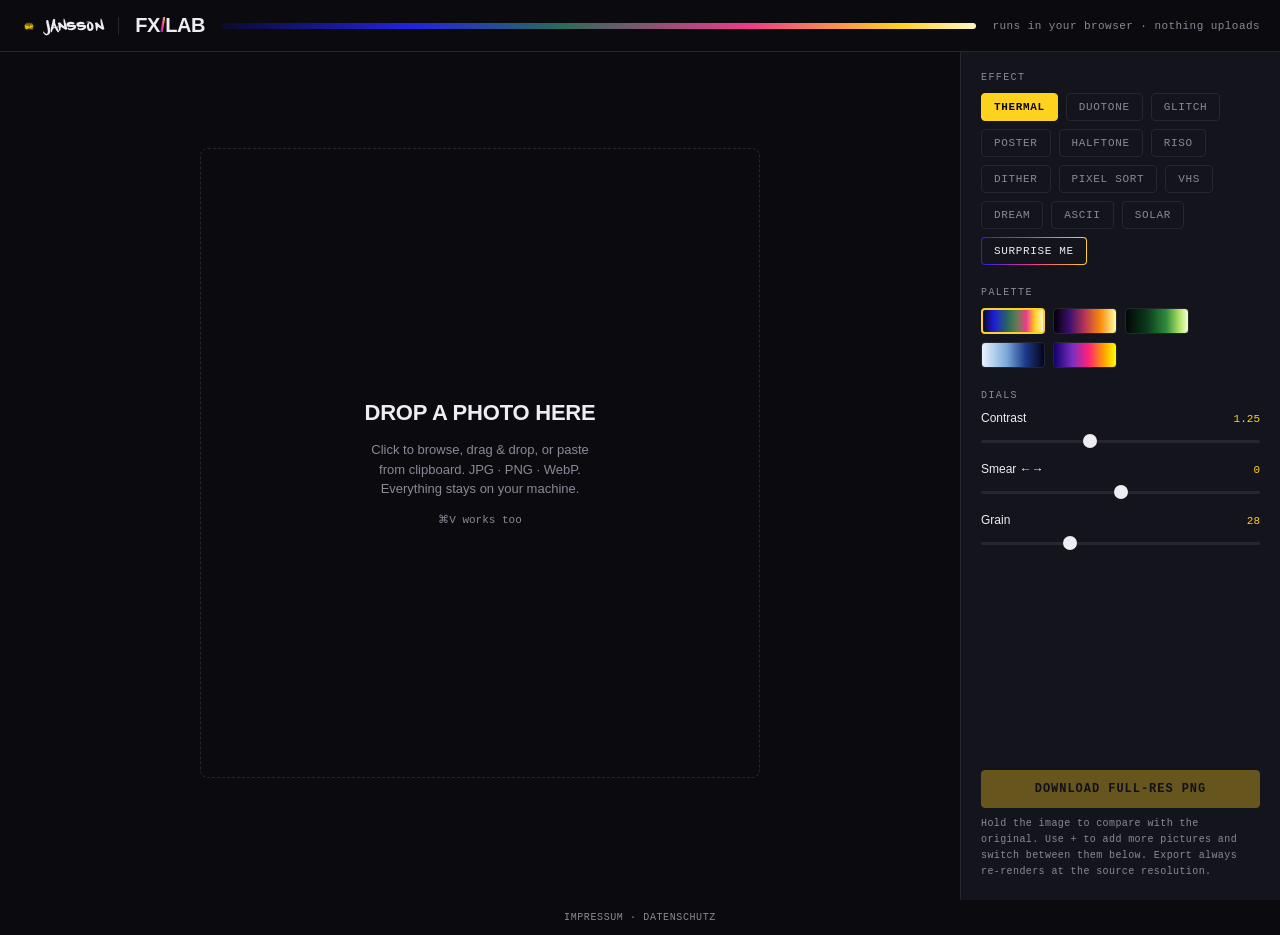
<file: fx-lab/index.html>
<!DOCTYPE html>
<html lang="en">
<head>
  <meta charset="utf-8">
  <meta name="viewport" content="width=device-width, initial-scale=1">
  <title>FX LAB · image effects</title>
  <meta name="description" content="Upload a photo, apply thermal / duotone / glitch / poster effects in your browser, download full-res. Nothing uploads, everything runs locally.">
  <meta property="og:title" content="FX LAB · image effects">
  <meta property="og:description" content="Browser image effects. Upload, dial in, download. Nothing leaves your machine.">
  <link rel="icon" href="data:image/svg+xml,<svg xmlns='http://www.w3.org/2000/svg' viewBox='0 0 100 100'><text y='.9em' font-size='90'>💀</text></svg>">
  <link rel="stylesheet" href="styles.css?v=5">
  <script src="effects.js?v=5" defer></script>
  <script src="app.js?v=5" defer></script>
</head>
<body>
<div id="app">
  <header>
    <a class="home" href="https://janssonliam.de/" aria-label="Back to janssonliam.de">
      <img src="/crown.png" alt="">JANSSON
    </a>
    <div class="brand">FX<em>/</em>LAB</div>
    <div class="strip" aria-hidden="true"></div>
    <span class="tag">runs in your browser · nothing uploads</span>
  </header>

  <main>
    <section class="stage">
      <div class="drop" id="drop" role="button" tabindex="0" aria-label="Load an image">
        <h2>Drop a photo here</h2>
        <p>Click to browse, drag &amp; drop, or paste from clipboard. JPG · PNG · WebP. Everything stays on your machine.</p>
        <span class="k">⌘V works too</span>
      </div>
      <canvas id="view" hidden></canvas>
      <div class="filmstrip" id="filmstrip" hidden>
        <button class="add-tile" id="addBtn" type="button" aria-label="Add more pictures">+</button>
        <div class="thumbs" id="thumbs"></div>
      </div>
      <div class="meta" id="meta"></div>
    </section>

    <aside class="rail">
      <div class="group">
        <label>Effect</label>
        <div class="chips" id="fxChips"></div>
      </div>
      <div class="group" id="paletteGroup" hidden>
        <label>Palette</label>
        <div class="swatches" id="swatches"></div>
      </div>
      <div class="group" id="sliderGroup"></div>
      <div class="foot">
        <button class="btn primary" id="dlBtn" type="button" disabled>Download full-res PNG</button>
        <div class="hint">Hold the image to compare with the original. Use + to add more pictures and switch between them below. Export always re-renders at the source resolution.</div>
      </div>
    </aside>
  </main>
</div>

<footer class="legal">
  <a href="/impressum.html">Impressum</a> · <a href="/datenschutz.html">Datenschutz</a>
</footer>

<input type="file" id="file" accept="image/*" multiple hidden>
</body>
</html>
</file>
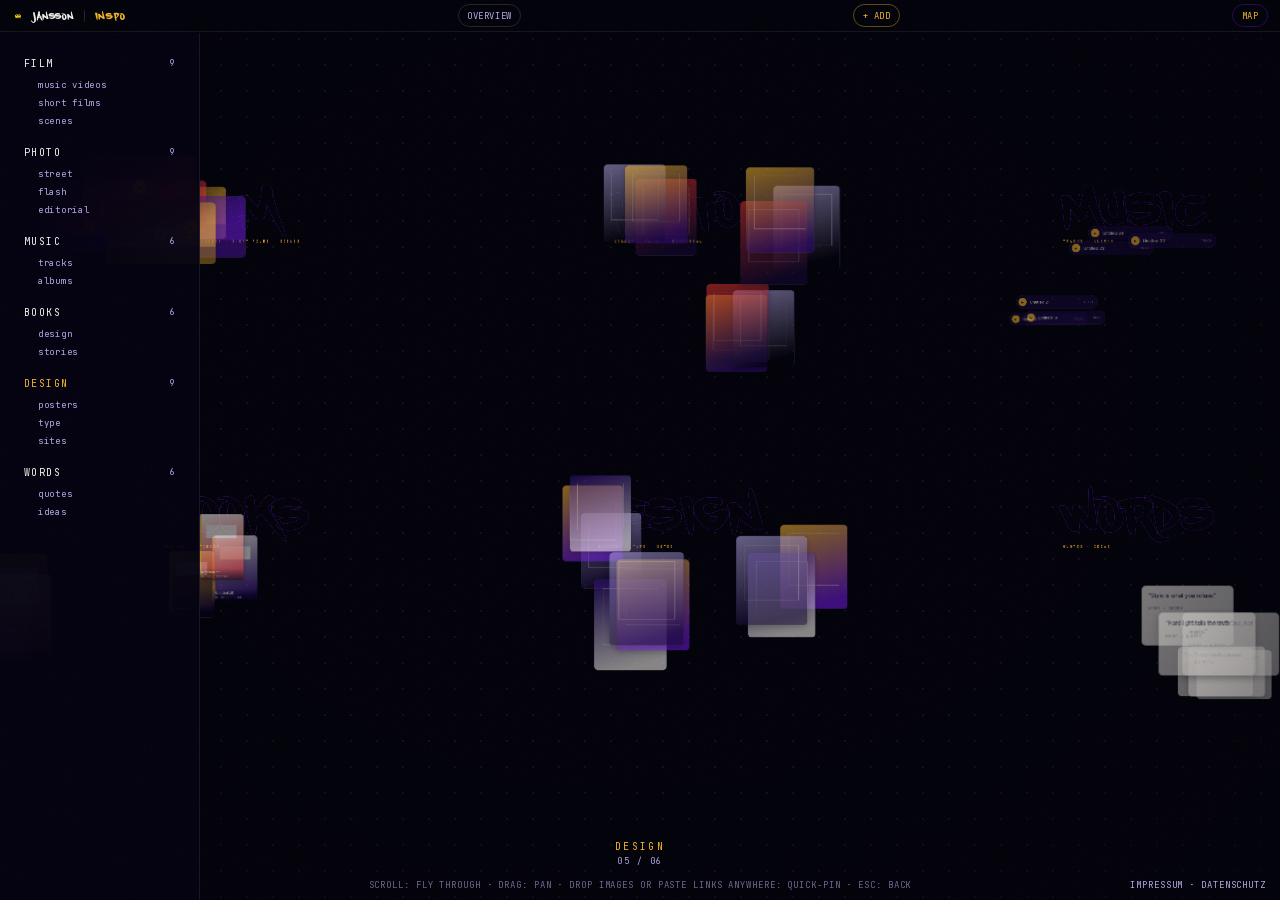
<file: inspo/index.html>
<!DOCTYPE html>
<html lang="en">
<head>
  <meta charset="utf-8">
  <meta name="viewport" content="width=device-width, initial-scale=1, maximum-scale=1, user-scalable=no">
  <title>INSPO · creative second brain</title>
  <meta name="description" content="Everything that inspired me, in one navigable space. Films, photos, books, music, design, words.">
  <link rel="icon" href="data:image/svg+xml,<svg xmlns='http://www.w3.org/2000/svg' viewBox='0 0 100 100'><text y='.9em' font-size='90'>🧷</text></svg>">
  <link rel="preload" href="/Captions.woff2" as="font" type="font/woff2" crossorigin>
  <link rel="preload" href="/fonts/Inter-var.woff2" as="font" type="font/woff2" crossorigin>
  <link rel="preload" href="/fonts/JetBrainsMono-var.woff2" as="font" type="font/woff2" crossorigin>
  <link rel="stylesheet" href="styles.css?v=17">
  <script src="app.js?v=17" defer></script>
</head>
<body>

<header>
  <a class="home" href="https://janssonliam.de/" aria-label="Back to janssonliam.de">
    <img src="/crown.png" alt="">JANSSON
  </a>
  <div class="brand">INSPO</div>
  <button class="btn" id="ovBtn" type="button">Overview</button>
  <button class="btn gold" id="addBtn" type="button">+ Add</button>
  <button class="btn" id="railToggle" type="button" aria-expanded="true">Map</button>
</header>

<nav id="rail" aria-label="Categories"></nav>

<div id="space">
  <div id="camera"></div>
</div>

<div id="hud" class="mono" aria-live="polite"></div>

<div id="add" hidden>
  <div class="focus-card add-card">
    <div class="focus-info" style="flex:1">
      <span class="focus-path mono">Add to the planet</span>
      <input id="addInput" type="text" placeholder="Paste a link, or write a thought…" autocomplete="off" spellcheck="false">
      <div class="add-row">
        <button class="btn" id="addFile" type="button">Or choose an image</button>
        <span class="mono" id="addFileName"></span>
      </div>
      <div class="add-row">
        <select id="addCat"></select>
        <input id="addSub" list="subList" placeholder="subcategory…" autocomplete="off" spellcheck="false"><datalist id="subList"></datalist>
      </div>
      <button class="btn gold" id="addGo" type="button">Pin it</button>
    </div>
    <button class="focus-close" id="addClose" aria-label="Close">✕</button>
  </div>
</div>
<input type="file" id="file" accept="image/*" multiple hidden>

<div id="focus" hidden>
  <div class="focus-card">
    <div class="focus-art" id="focusArt"></div>
    <div class="focus-info">
      <span class="focus-path mono" id="focusPath"></span>
      <h2 id="focusTitle"></h2>
      <p id="focusMeta"></p>
      <p class="focus-note mono">placeholder · will link to the source</p>
    </div>
    <button class="focus-close" id="focusClose" aria-label="Close">✕</button>
  </div>
</div>

<footer class="hints mono" aria-hidden="true">
  scroll: fly through · drag: pan · drop images or paste links anywhere: quick-pin · esc: back
</footer>

<nav class="legal">
  <a href="/impressum.html">Impressum</a> · <a href="/datenschutz.html">Datenschutz</a>
</nav>

</body>
</html>
</file>
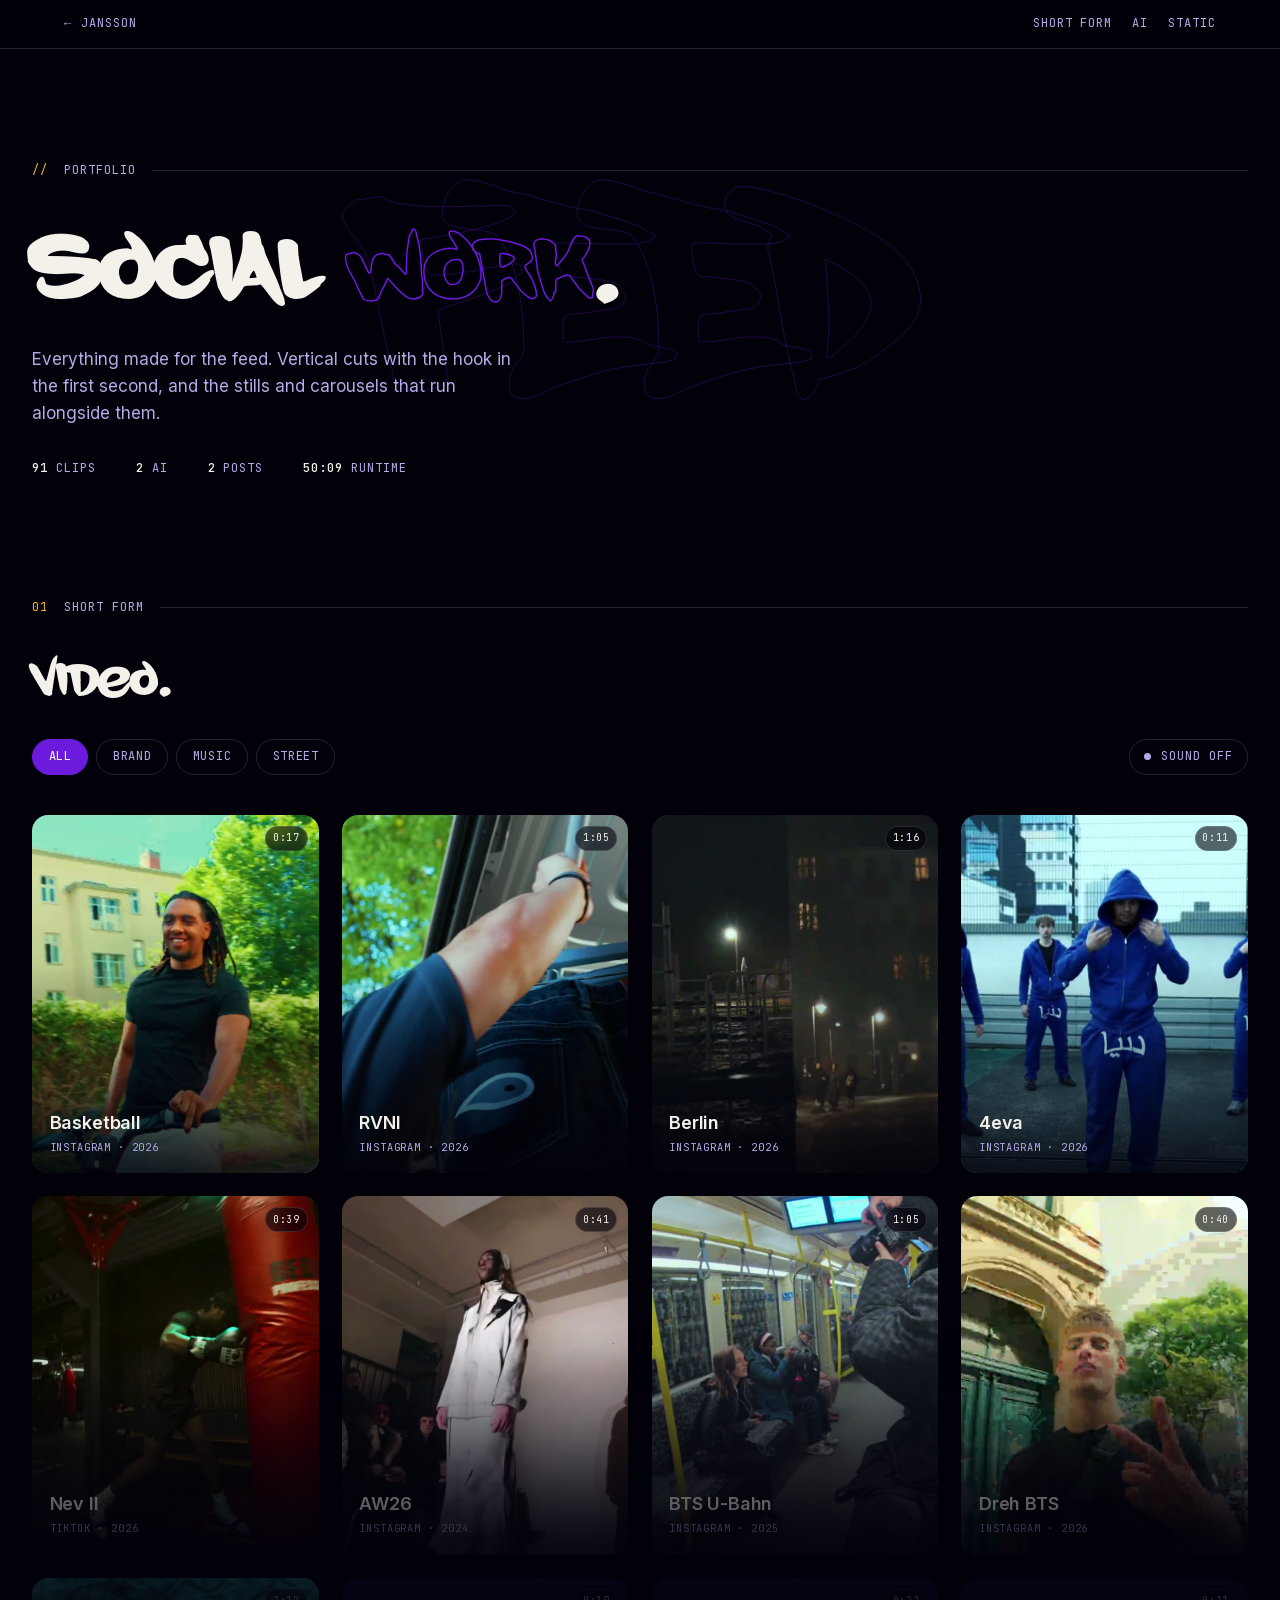
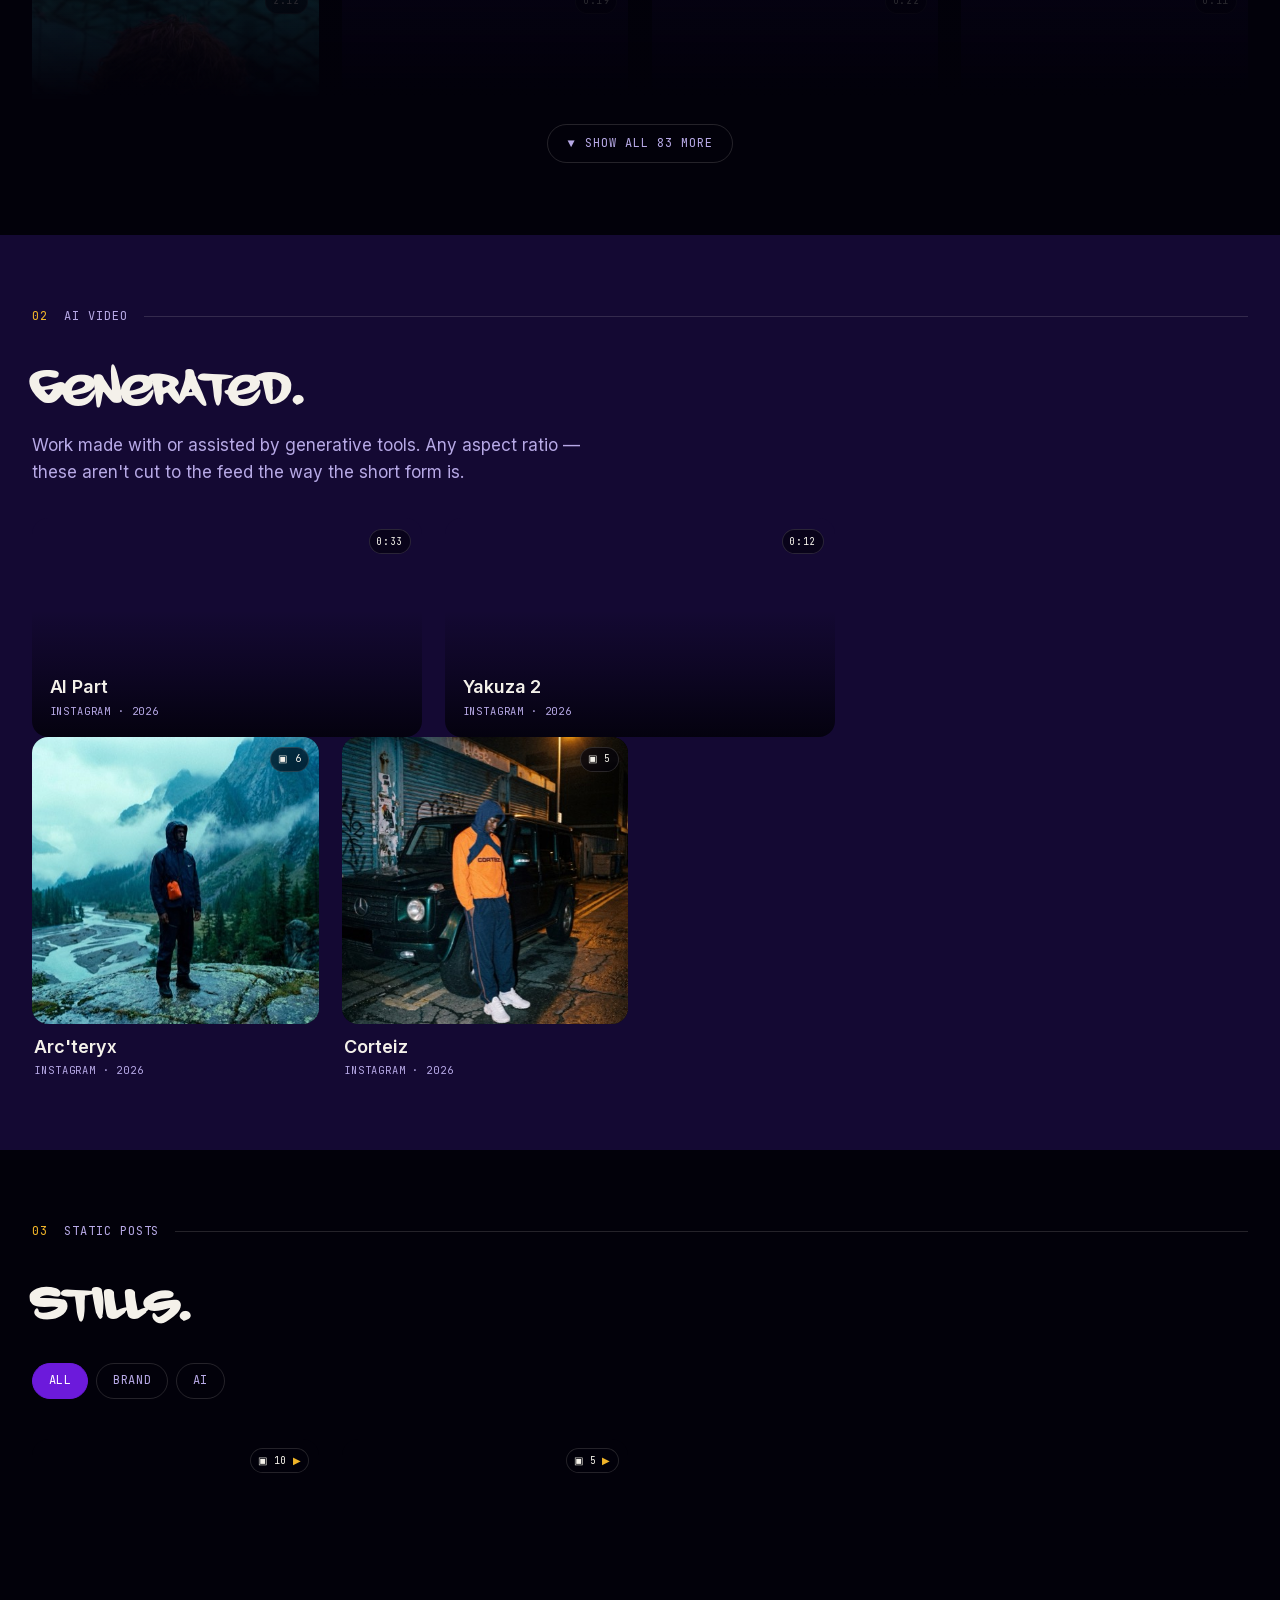
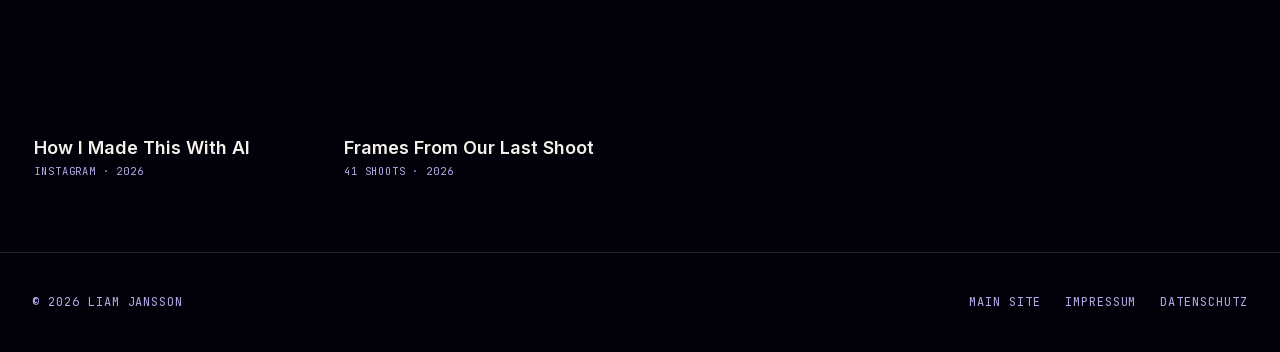
<file: portfolio/index.html>
<!DOCTYPE html>
<!--
     ♛  JANSSON — PORTFOLIO / SOCIAL
        Same rules as the main site: no build step, no trackers,
        every font and frame served from this domain.
-->
<html lang="en">
<head>
  <meta charset="UTF-8" />
  <meta name="viewport" content="width=device-width, initial-scale=1.0, viewport-fit=cover"/>
  <title>Portfolio · Social — Liam Jansson</title>
  <meta name="description" content="Social work by Liam Jansson — vertical short-form video and static posts for brands, artists and street culture.">
  <meta name="theme-color" content="#02010A">
  <link rel="canonical" href="https://janssonliam.de/portfolio/">
  <link rel="icon" type="image/png" href="../crown.png">
  <link rel="apple-touch-icon" href="../crown.png">

  <meta property="og:type" content="website">
  <meta property="og:url" content="https://janssonliam.de/portfolio/">
  <meta property="og:title" content="Portfolio · Social — Liam Jansson">
  <meta property="og:description" content="Vertical short-form video and static posts.">
  <meta property="og:image" content="https://janssonliam.de/og-image.jpg">
  <meta name="twitter:card" content="summary_large_image">
  <meta name="twitter:image" content="https://janssonliam.de/og-image.jpg">

  <link rel="preload" href="../Captions.woff2" as="font" type="font/woff2" crossorigin>
  <link rel="preload" href="../fonts/Inter-var.woff2" as="font" type="font/woff2" crossorigin>
  <link rel="stylesheet" href="styles.css">
</head>
<body>

  <a class="skip" href="#shortform">Skip to work</a>

  <!-- ── top bar ── -->
  <header class="bar">
    <a class="back" href="../" aria-label="Back to janssonliam.de">
      <span aria-hidden="true">←</span> <span class="back-txt">Jansson</span>
    </a>
    <nav class="bar-nav mono" aria-label="Sections">
      <a href="#shortform">Short form</a>
      <a href="#ai">AI</a>
      <a href="#static">Static</a>
    </nav>
  </header>

  <!-- ── masthead ── -->
  <section class="mast">
    <div class="bg-word" aria-hidden="true">FEED</div>
    <div class="inner">
      <div class="eyebrow"><span class="num">//</span><span>Portfolio</span><span class="rule"></span></div>
      <h1 class="display">Social <em>work</em>.</h1>
      <p class="lead">
        Everything made for the feed. Vertical cuts with the hook in the first
        second, and the stills and carousels that run alongside them.
      </p>
      <div class="stat-row mono">
        <span><b id="stat-count">0</b> clips</span>
        <span><b id="stat-ai">0</b> ai</span>
        <span><b id="stat-posts">0</b> posts</span>
        <span><b id="stat-mins">0</b> runtime</span>
      </div>
    </div>
  </section>

  <!-- ── 01 short form ── -->
  <section class="wrap" id="shortform">
    <div class="inner">
      <div class="eyebrow"><span class="num">01</span><span>Short Form</span><span class="rule"></span></div>
      <h2 class="sec-title">Video.</h2>

      <div class="controls">
        <div class="filter-row" id="filters" role="tablist" aria-label="Filter clips"></div>
        <button class="sound-pref mono" id="soundPref" aria-pressed="false">
          <span class="dot" aria-hidden="true"></span><span id="soundPrefTxt">Sound off</span>
        </button>
      </div>

      <div class="reel-grid" id="reelGrid"></div>
      <p class="empty mono" id="empty" hidden>Nothing in that category yet.</p>
    </div>
  </section>

  <!-- ── 02 ai video ── -->
  <section class="wrap wrap-alt" id="ai">
    <div class="inner">
      <div class="eyebrow"><span class="num">02</span><span>AI Video</span><span class="rule"></span></div>
      <h2 class="sec-title">Generated.</h2>
      <p class="sec-lead">
        Work made with or assisted by generative tools. Any aspect ratio —
        these aren't cut to the feed the way the short form is.
      </p>

      <div class="controls">
        <div class="filter-row" id="aiFilters" role="tablist" aria-label="Filter AI clips"></div>
      </div>

      <div class="reel-grid reel-grid-wide" id="aiGrid"></div>
      <p class="empty mono" id="aiEmpty" hidden>Nothing in that category yet.</p>

      <div class="controls" id="aiPostControls">
        <div class="filter-row" id="aiPostFilters" role="tablist" aria-label="Filter AI stills"></div>
      </div>
      <div class="post-grid" id="aiPostGrid"></div>
      <p class="empty mono" id="aiPostEmpty" hidden>Nothing in that category yet.</p>
    </div>
  </section>

  <!-- ── 03 static posts ── -->
  <section class="wrap" id="static">
    <div class="inner">
      <div class="eyebrow"><span class="num">03</span><span>Static Posts</span><span class="rule"></span></div>
      <h2 class="sec-title">Stills.</h2>

      <div class="controls">
        <div class="filter-row" id="postFilters" role="tablist" aria-label="Filter posts"></div>
      </div>

      <div class="post-grid" id="postGrid"></div>
      <p class="empty mono" id="postEmpty" hidden>Nothing in that category yet.</p>
    </div>
  </section>

  <footer class="foot">
    <div class="inner foot-in">
      <span class="mono">© <span id="yr"></span> Liam Jansson</span>
      <nav class="foot-nav mono">
        <a href="../">Main site</a>
        <a href="../impressum.html">Impressum</a>
        <a href="../datenschutz.html">Datenschutz</a>
      </nav>
    </div>
  </footer>

  <!-- ── video viewer ── -->
  <div class="viewer" id="viewer" role="dialog" aria-modal="true" aria-label="Clip player" hidden>
    <button class="v-close" id="vClose" aria-label="Close player">✕</button>
    <button class="v-nav v-prev" id="vPrev" aria-label="Previous clip">↑</button>
    <button class="v-nav v-next" id="vNext" aria-label="Next clip">↓</button>

    <div class="v-stage" id="vStage">
      <div class="v-ticks" id="vTicks" aria-hidden="true"></div>
      <div class="v-frame">
        <video id="vVideo" playsinline preload="auto"></video>
        <button class="v-tap" id="vTap" aria-label="Play or pause"></button>
        <div class="v-pausedot" id="vPauseDot" aria-hidden="true">❚❚</div>
      </div>
      <div class="v-meta">
        <h2 class="v-title" id="vTitle"></h2>
        <p class="v-sub mono" id="vSub"></p>
      </div>
      <div class="v-tools">
        <button class="v-btn mono" id="vSound" aria-pressed="false">Sound off</button>
        <span class="v-pos mono" id="vPos"></span>
      </div>
    </div>
  </div>

  <!-- ── image lightbox ── -->
  <div class="viewer lb" id="lightbox" role="dialog" aria-modal="true" aria-label="Post viewer" hidden>
    <button class="v-close" id="lbClose" aria-label="Close viewer">✕</button>
    <button class="lb-arrow lb-prev" id="lbPrev" aria-label="Previous">←</button>
    <button class="lb-arrow lb-next" id="lbNext" aria-label="Next">→</button>

    <div class="lb-stage">
      <div class="lb-frame">
        <img id="lbImg" alt="">
        <video id="lbVideo" playsinline loop muted preload="auto" hidden></video>
        <button class="lb-sound mono" id="lbSound" aria-pressed="false" hidden>Sound off</button>
      </div>
      <div class="lb-dots" id="lbDots" aria-hidden="true"></div>
      <div class="v-meta">
        <h2 class="v-title" id="lbTitle"></h2>
        <p class="v-sub mono" id="lbSub"></p>
      </div>
    </div>
  </div>

  <script src="clips.js"></script>
  <script src="ai.js"></script>
  <script src="posts.js"></script>
  <script src="app.js"></script>
</body>
</html>
</file>
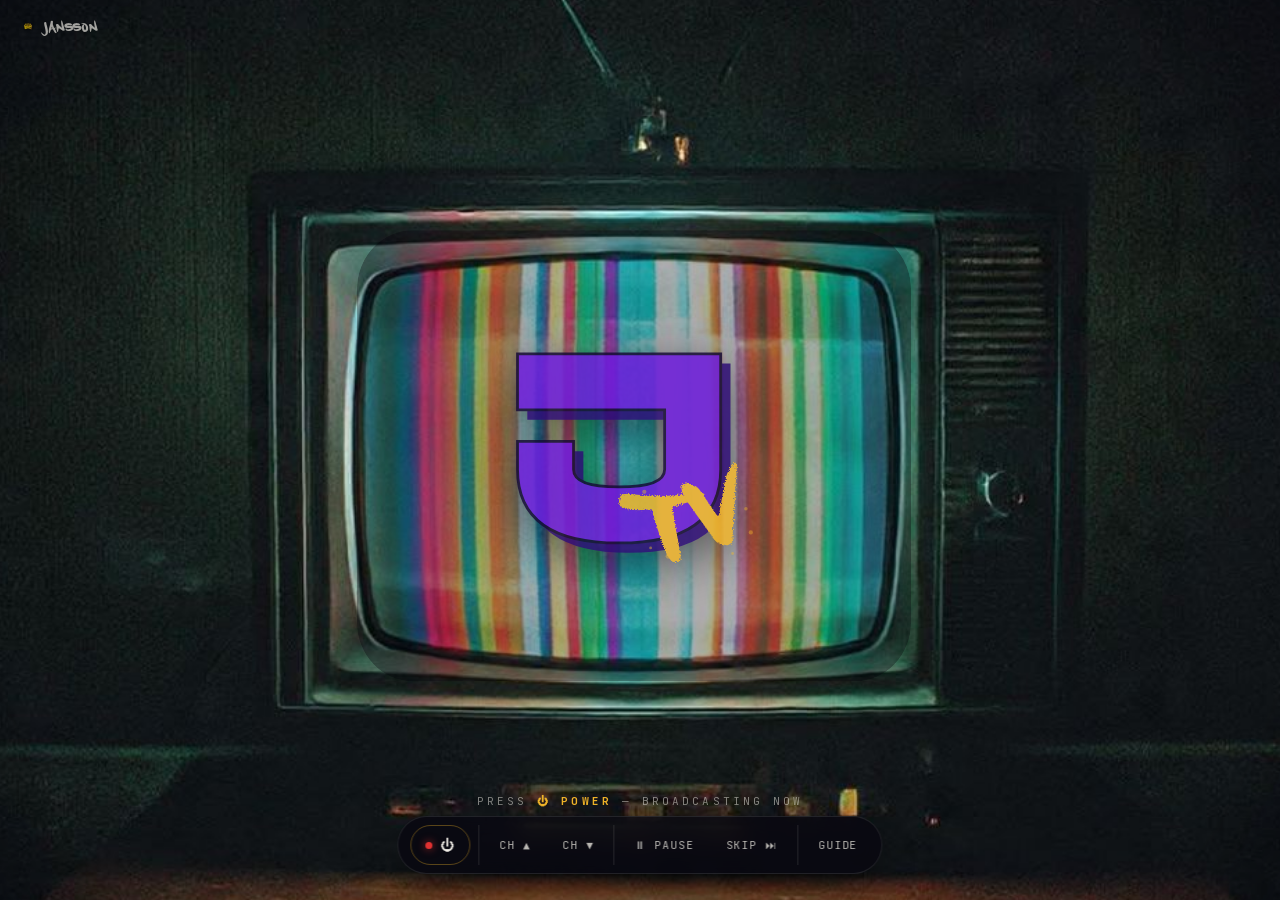
<file: tv/index.html>
<!DOCTYPE html>
<html lang="en">
<head>
  <meta charset="utf-8">
  <meta name="viewport" content="width=device-width, initial-scale=1">
  <title>JANSSON TV</title>
  <meta name="description" content="JANSSON TELEVISION — a CRT set broadcasting the archive live. No pause, no scrubber. You tune, you surf.">
  <meta property="og:title" content="JANSSON TV">
  <meta property="og:description" content="A television station, not a video page. Boom bap on CH 03, pirate feed on CH 07. Broadcasting now.">
  <link rel="icon" href="data:image/svg+xml,<svg xmlns='http://www.w3.org/2000/svg' viewBox='0 0 100 100'><text y='.9em' font-size='90'>📺</text></svg>">
  <link rel="stylesheet" href="styles.css?v=4">
  <script src="channels.js?v=1" defer></script>
  <script src="app.js?v=3" defer></script>
</head>
<body>

<a class="home" href="https://janssonliam.de/" aria-label="Back to janssonliam.de">
  <img src="/crown.png" alt="">JANSSON
</a>

<div class="room">
  <div class="ghost" aria-hidden="true">JANSSON</div>
  <div class="glow" id="glow" aria-hidden="true"></div>

  <div class="set" id="tv">
    <img class="set-photo" src="tv-set.jpg?v=1" alt="" draggable="false">
    <div class="screen" id="screen">
        <video id="video" playsinline preload="auto"></video>
        <canvas id="noise" width="160" height="120" aria-hidden="true"></canvas>

        <!-- test card / ident cards (populated by app.js) -->
        <div class="card" id="card" hidden></div>

        <!-- CRT stack -->
        <div class="fx fx-mask" aria-hidden="true"></div>
        <div class="fx fx-scan" aria-hidden="true"></div>
        <div class="fx fx-roll" aria-hidden="true"></div>
        <div class="fx fx-flicker" aria-hidden="true"></div>
        <div class="fx fx-vignette" aria-hidden="true"></div>

        <!-- OSD (drawn by the TV, under the glass) -->
        <div class="osd" aria-live="polite">
          <div class="osd-ch" id="osdCh" hidden>
            <span class="osd-num" id="osdNum"></span>
            <span class="osd-name" id="osdName"></span>
          </div>
          <div class="osd-pause" id="osdPause" hidden>❚❚ PAUSE</div>
          <div class="osd-mute" id="osdMute" hidden>MUTE</div>
          <div class="lower3" id="lower3" hidden>
            <div class="l3-artist" id="l3Artist"></div>
            <div class="l3-title" id="l3Title"></div>
            <div class="l3-meta" id="l3Meta"></div>
            <div class="l3-station"></div>
          </div>
          <div class="osd-hint" id="osdHint" hidden></div>
        </div>

        <div class="fx fx-glass" aria-hidden="true"></div>
        <div class="boot" id="boot" aria-hidden="true"></div>
        <div class="screen-off" id="screenOff" aria-hidden="true">
          <svg class="jtv-badge" viewBox="0 0 364 322">
            <defs>
              <filter id="spray" x="-15%" y="-15%" width="130%" height="130%">
                <feTurbulence type="fractalNoise" baseFrequency="0.65" numOctaves="2" seed="11" result="n"/>
                <feDisplacementMap in="SourceGraphic" in2="n" scale="7"/>
              </filter>
              <filter id="soft"><feGaussianBlur stdDeviation="1.1"/></filter>
            </defs>
            <path d="M15,15 L305,15 L305,180 Q305,285 160,285 Q15,285 15,180 L15,140 L95,140 L95,180 Q95,205 160,205 Q225,205 225,180 L225,95 L15,95 Z" transform="translate(14,14)" fill="#2B0A72"/>
            <path d="M15,15 L305,15 L305,180 Q305,285 160,285 Q15,285 15,180 L15,140 L95,140 L95,180 Q95,205 160,205 Q225,205 225,180 L225,95 L15,95 Z" fill="#6C1ADB" stroke="#140933" stroke-width="4"/>
            <g fill="#F0B429" filter="url(#soft)" opacity=".5">
              <circle cx="196" cy="212" r="3"/><circle cx="341" cy="236" r="2.5"/>
              <circle cx="230" cy="304" r="3.5"/><circle cx="322" cy="300" r="2"/>
              <circle cx="205" cy="292" r="2"/><circle cx="348" cy="270" r="3"/>
            </g>
            <g filter="url(#spray)">
              <text x="330" y="292" text-anchor="end" font-family="Captions" font-size="164" fill="#F0B429" transform="rotate(-5 255 255)">TV</text>
            </g>
          </svg>
        </div>
      </div>
  </div>

  <p class="hint" id="startHint">PRESS <b>⏻ POWER</b> — BROADCASTING NOW</p>

  <div class="dock">
    <button class="dbtn power" id="btnPower" aria-label="Power">
      <span class="led" id="led"></span>⏻
    </button>
    <span class="dsep" aria-hidden="true"></span>
    <button class="dbtn" id="btnChUp"  aria-label="Channel up">CH ▲</button>
    <button class="dbtn" id="btnChDn"  aria-label="Channel down">CH ▼</button>
    <span class="dsep" aria-hidden="true"></span>
    <button class="dbtn" id="btnPause" aria-label="Pause">⏸ PAUSE</button>
    <button class="dbtn" id="btnSkip"  aria-label="Skip to next video">SKIP ⏭</button>
    <span class="dsep" aria-hidden="true"></span>
    <button class="dbtn" id="btnGuide" aria-label="TV guide">GUIDE</button>
  </div>
</div>

<!-- TV guide overlay -->
<div class="guide" id="guide" hidden role="dialog" aria-label="TV guide">
  <div class="g-head">
    <span class="g-title">TV GUIDE</span>
    <span class="g-clock" id="gClock"></span>
    <button class="g-close" id="gClose" aria-label="Close guide">✕</button>
  </div>
  <div class="g-grid" id="gGrid"></div>
  <div class="g-foot">
    <span>JANSSON TELEVISION — BROADCASTING FROM BERLIN</span>
    <span class="g-legal">
      <a href="/impressum.html">IMPRESSUM</a> · <a href="/datenschutz.html">DATENSCHUTZ</a>
    </span>
  </div>
</div>

</body>
</html>
</file>
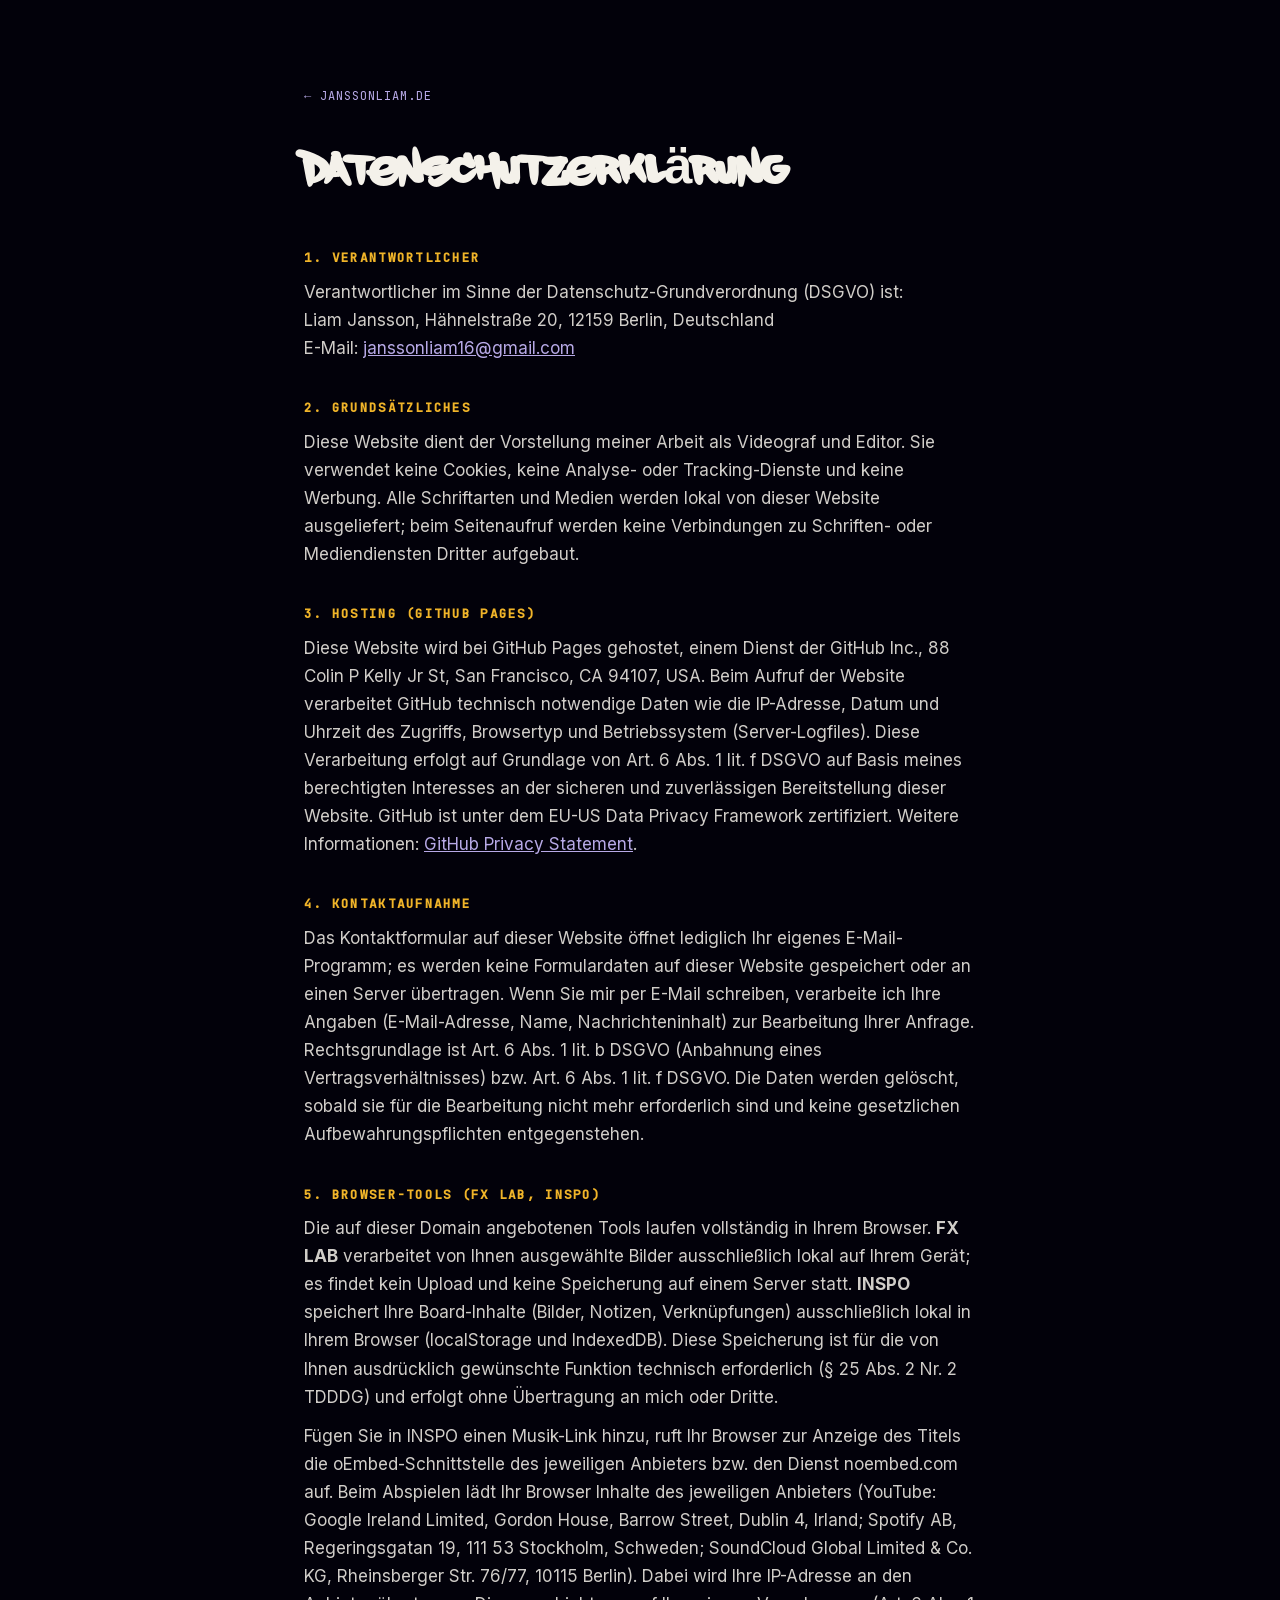
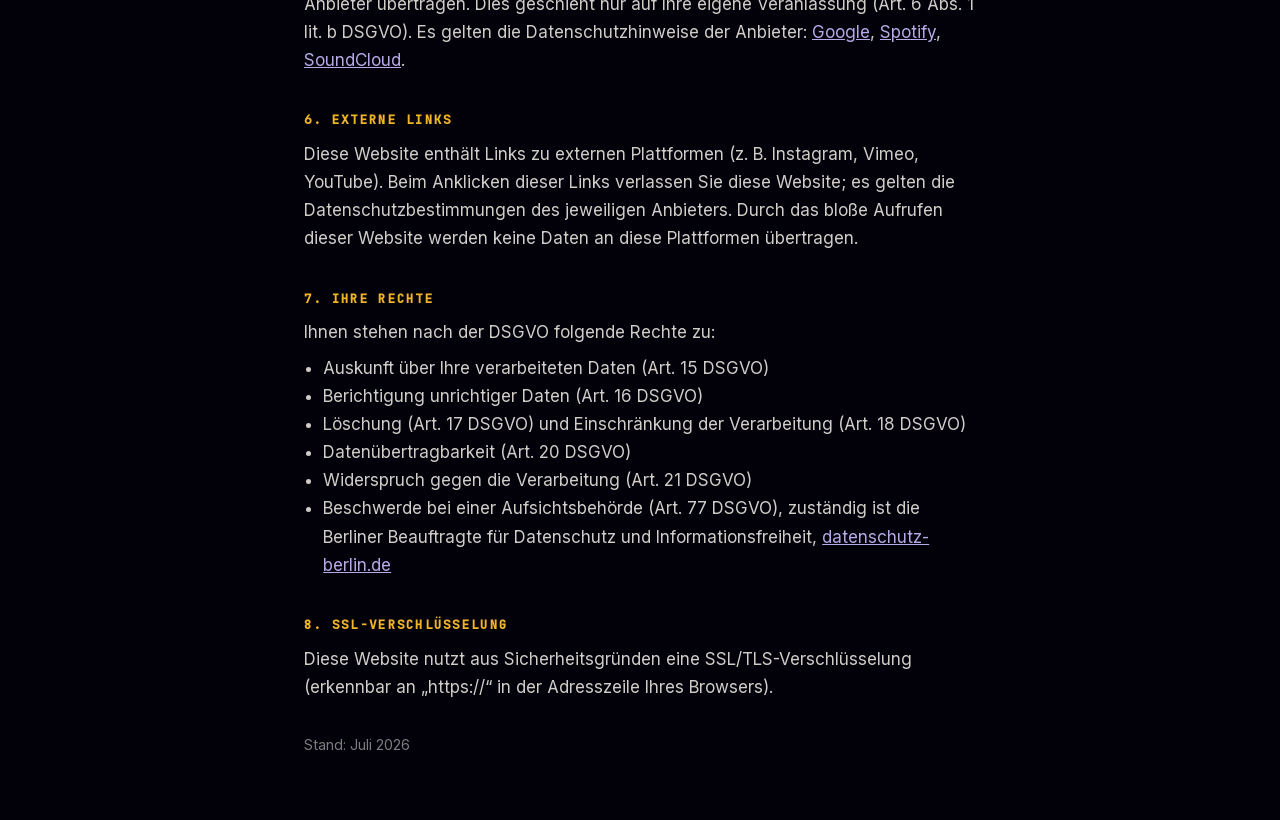
<file: datenschutz.html>
<!DOCTYPE html>
<html lang="de">
<head>
  <meta charset="UTF-8" />
  <meta name="viewport" content="width=device-width, initial-scale=1.0"/>
  <title>Datenschutzerklärung — Liam Jansson</title>
  <meta name="robots" content="noindex, follow">
  <meta name="theme-color" content="#6C1ADB">
  <link rel="icon" type="image/png" href="Component 12-3.png">
  <style>
    @font-face {
      font-family: 'Captions';
      src: url('Captions.woff2') format('woff2'), url('Captions.otf') format('opentype');
      font-display: swap;
    }
    @font-face {
      font-family: 'Inter';
      src: url('fonts/Inter-var.woff2') format('woff2');
      font-weight: 400 700; font-display: swap;
    }
    @font-face {
      font-family: 'JetBrains Mono';
      src: url('fonts/JetBrainsMono-var.woff2') format('woff2');
      font-weight: 400 500; font-display: swap;
    }
    * { margin: 0; padding: 0; box-sizing: border-box; }
    body {
      background: #02010A; color: #F4F1EA;
      font-family: 'Inter', system-ui, sans-serif;
      font-size: 1.0625rem; line-height: 1.65;
      padding: 5rem 1.5rem 4rem;
    }
    main { max-width: 42rem; margin: 0 auto; }
    .back {
      font-family: 'JetBrains Mono', monospace; font-size: 0.75rem;
      text-transform: uppercase; letter-spacing: 0.08em;
      color: #B7A9E6; text-decoration: none;
    }
    .back:hover { color: #F4F1EA; }
    h1 {
      font-family: 'Captions', 'Arial Black', sans-serif;
      font-size: clamp(2rem, 6.5vw, 3.2rem);
      margin: 1.2rem 0 2.2rem;
    }
    h2 {
      font-family: 'JetBrains Mono', monospace; font-size: 0.8rem;
      text-transform: uppercase; letter-spacing: 0.1em;
      color: #F0B429; margin: 2.2rem 0 0.6rem;
    }
    p, li { color: rgba(244,241,234,0.85); }
    p + p { margin-top: 0.7rem; }
    ul { padding-left: 1.2rem; margin-top: 0.5rem; }
    a { color: #B7A9E6; }
  </style>
</head>
<body>
  <main>
    <a class="back" href="index.html">← janssonliam.de</a>
    <h1>Datenschutzerklärung</h1>

    <h2>1. Verantwortlicher</h2>
    <p>
      Verantwortlicher im Sinne der Datenschutz-Grundverordnung (DSGVO) ist:<br>
      Liam Jansson, Hähnelstraße 20, 12159 Berlin, Deutschland<br>
      E-Mail: <a href="mailto:janssonliam16@gmail.com">janssonliam16@gmail.com</a>
    </p>

    <h2>2. Grundsätzliches</h2>
    <p>
      Diese Website dient der Vorstellung meiner Arbeit als Videograf und Editor. Sie verwendet
      keine Cookies, keine Analyse- oder Tracking-Dienste und keine Werbung. Alle Schriftarten
      und Medien werden lokal von dieser Website ausgeliefert; beim Seitenaufruf werden keine
      Verbindungen zu Schriften- oder Mediendiensten Dritter aufgebaut.
    </p>

    <h2>3. Hosting (GitHub Pages)</h2>
    <p>
      Diese Website wird bei GitHub Pages gehostet, einem Dienst der GitHub Inc.,
      88 Colin P Kelly Jr St, San Francisco, CA 94107, USA. Beim Aufruf der Website verarbeitet
      GitHub technisch notwendige Daten wie die IP-Adresse, Datum und Uhrzeit des Zugriffs,
      Browsertyp und Betriebssystem (Server-Logfiles). Diese Verarbeitung erfolgt auf Grundlage
      von Art. 6 Abs. 1 lit. f DSGVO auf Basis meines berechtigten Interesses an der sicheren
      und zuverlässigen Bereitstellung dieser Website. GitHub ist unter dem EU-US Data Privacy
      Framework zertifiziert. Weitere Informationen:
      <a href="https://docs.github.com/en/site-policy/privacy-policies/github-general-privacy-statement" rel="noopener">GitHub Privacy Statement</a>.
    </p>

    <h2>4. Kontaktaufnahme</h2>
    <p>
      Das Kontaktformular auf dieser Website öffnet lediglich Ihr eigenes E-Mail-Programm;
      es werden keine Formulardaten auf dieser Website gespeichert oder an einen Server
      übertragen. Wenn Sie mir per E-Mail schreiben, verarbeite ich Ihre Angaben (E-Mail-Adresse,
      Name, Nachrichteninhalt) zur Bearbeitung Ihrer Anfrage. Rechtsgrundlage ist Art. 6 Abs. 1
      lit. b DSGVO (Anbahnung eines Vertragsverhältnisses) bzw. Art. 6 Abs. 1 lit. f DSGVO.
      Die Daten werden gelöscht, sobald sie für die Bearbeitung nicht mehr erforderlich sind
      und keine gesetzlichen Aufbewahrungspflichten entgegenstehen.
    </p>

    <h2>5. Browser-Tools (FX LAB, INSPO)</h2>
    <p>
      Die auf dieser Domain angebotenen Tools laufen vollständig in Ihrem Browser.
      <strong>FX LAB</strong> verarbeitet von Ihnen ausgewählte Bilder ausschließlich lokal
      auf Ihrem Gerät; es findet kein Upload und keine Speicherung auf einem Server statt.
      <strong>INSPO</strong> speichert Ihre Board-Inhalte (Bilder, Notizen, Verknüpfungen)
      ausschließlich lokal in Ihrem Browser (localStorage und IndexedDB). Diese Speicherung
      ist für die von Ihnen ausdrücklich gewünschte Funktion technisch erforderlich
      (§ 25 Abs. 2 Nr. 2 TDDDG) und erfolgt ohne Übertragung an mich oder Dritte.
    </p>
    <p>
      Fügen Sie in INSPO einen Musik-Link hinzu, ruft Ihr Browser zur Anzeige des Titels die
      oEmbed-Schnittstelle des jeweiligen Anbieters bzw. den Dienst noembed.com auf. Beim
      Abspielen lädt Ihr Browser Inhalte des jeweiligen Anbieters (YouTube: Google Ireland
      Limited, Gordon House, Barrow Street, Dublin 4, Irland; Spotify AB, Regeringsgatan 19,
      111 53 Stockholm, Schweden; SoundCloud Global Limited &amp; Co. KG, Rheinsberger Str. 76/77,
      10115 Berlin). Dabei wird Ihre IP-Adresse an den Anbieter übertragen. Dies geschieht nur
      auf Ihre eigene Veranlassung (Art. 6 Abs. 1 lit. b DSGVO). Es gelten die
      Datenschutzhinweise der Anbieter:
      <a href="https://policies.google.com/privacy" rel="noopener">Google</a>,
      <a href="https://www.spotify.com/de/legal/privacy-policy/" rel="noopener">Spotify</a>,
      <a href="https://soundcloud.com/pages/privacy" rel="noopener">SoundCloud</a>.
    </p>

    <h2>6. Externe Links</h2>
    <p>
      Diese Website enthält Links zu externen Plattformen (z.&nbsp;B. Instagram, Vimeo, YouTube).
      Beim Anklicken dieser Links verlassen Sie diese Website; es gelten die Datenschutz­bestimmungen
      des jeweiligen Anbieters. Durch das bloße Aufrufen dieser Website werden keine Daten an
      diese Plattformen übertragen.
    </p>

    <h2>7. Ihre Rechte</h2>
    <p>Ihnen stehen nach der DSGVO folgende Rechte zu:</p>
    <ul>
      <li>Auskunft über Ihre verarbeiteten Daten (Art. 15 DSGVO)</li>
      <li>Berichtigung unrichtiger Daten (Art. 16 DSGVO)</li>
      <li>Löschung (Art. 17 DSGVO) und Einschränkung der Verarbeitung (Art. 18 DSGVO)</li>
      <li>Datenübertragbarkeit (Art. 20 DSGVO)</li>
      <li>Widerspruch gegen die Verarbeitung (Art. 21 DSGVO)</li>
      <li>Beschwerde bei einer Aufsichtsbehörde (Art. 77 DSGVO), zuständig ist die
        Berliner Beauftragte für Datenschutz und Informationsfreiheit,
        <a href="https://www.datenschutz-berlin.de" rel="noopener">datenschutz-berlin.de</a></li>
    </ul>

    <h2>8. SSL-Verschlüsselung</h2>
    <p>
      Diese Website nutzt aus Sicherheitsgründen eine SSL/TLS-Verschlüsselung (erkennbar an
      „https://“ in der Adresszeile Ihres Browsers).
    </p>

    <p style="margin-top: 2rem; opacity: 0.6; font-size: 0.9rem;">Stand: Juli 2026</p>
  </main>
</body>
</html>
</file>
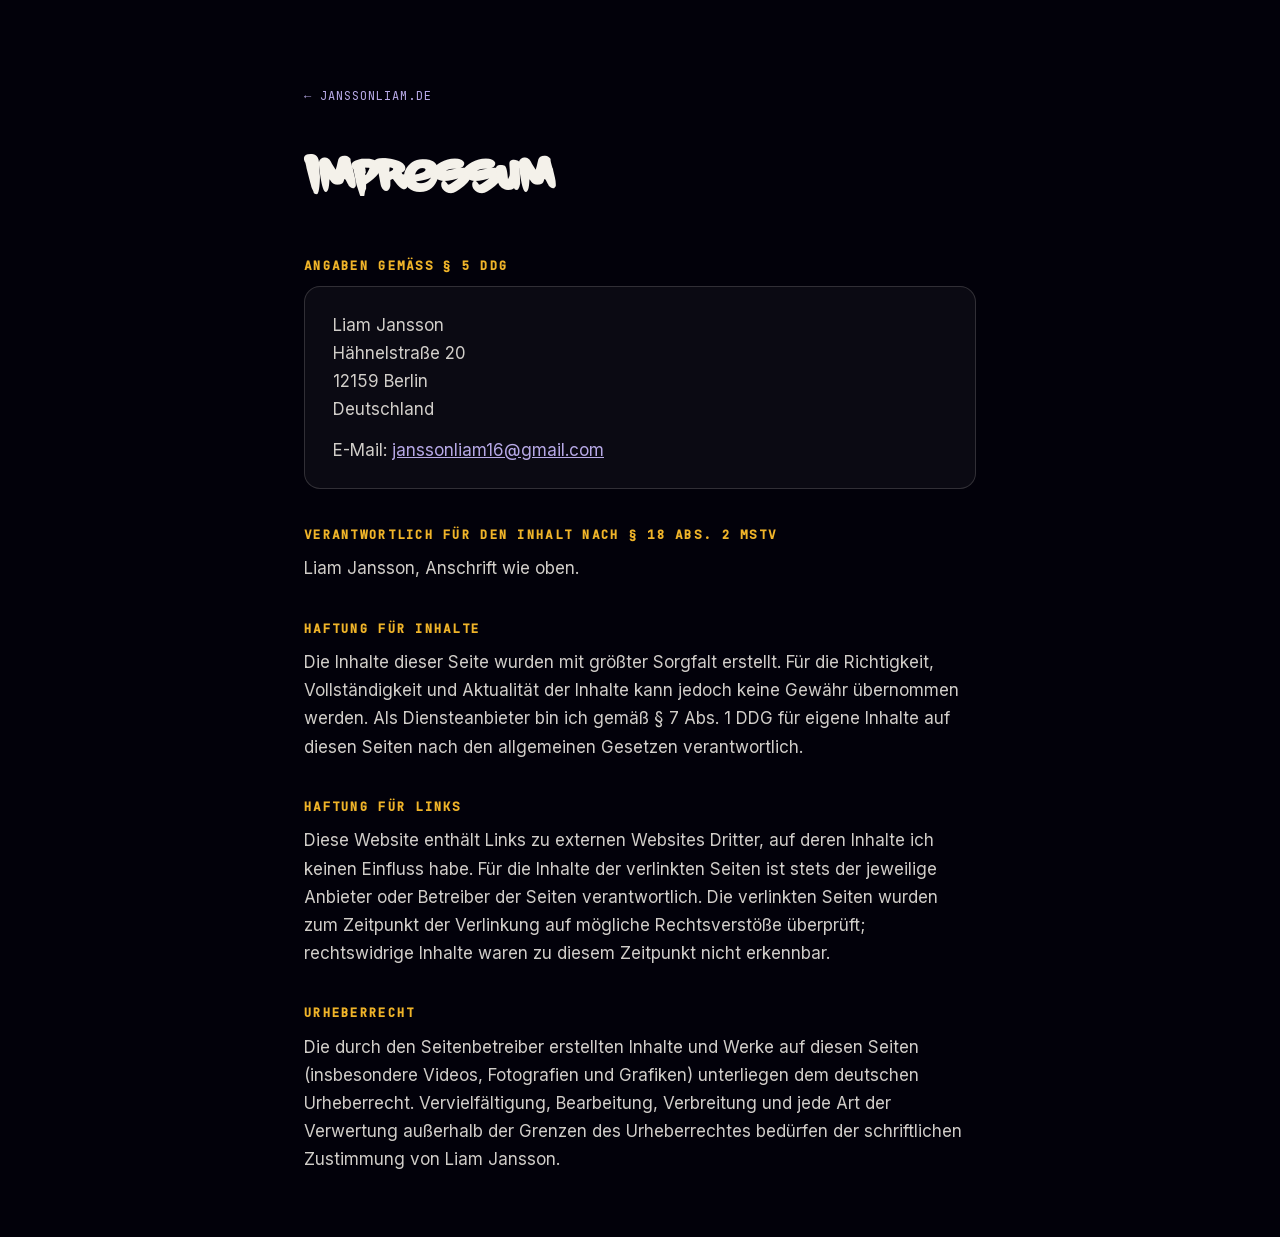
<file: impressum.html>
<!DOCTYPE html>
<html lang="de">
<head>
  <meta charset="UTF-8" />
  <meta name="viewport" content="width=device-width, initial-scale=1.0"/>
  <title>Impressum — Liam Jansson</title>
  <meta name="robots" content="noindex, follow">
  <meta name="theme-color" content="#6C1ADB">
  <link rel="icon" type="image/png" href="Component 12-3.png">
  <style>
    @font-face {
      font-family: 'Captions';
      src: url('Captions.woff2') format('woff2'), url('Captions.otf') format('opentype');
      font-display: swap;
    }
    @font-face {
      font-family: 'Inter';
      src: url('fonts/Inter-var.woff2') format('woff2');
      font-weight: 400 700; font-display: swap;
    }
    @font-face {
      font-family: 'JetBrains Mono';
      src: url('fonts/JetBrainsMono-var.woff2') format('woff2');
      font-weight: 400 500; font-display: swap;
    }
    * { margin: 0; padding: 0; box-sizing: border-box; }
    body {
      background: #02010A; color: #F4F1EA;
      font-family: 'Inter', system-ui, sans-serif;
      font-size: 1.0625rem; line-height: 1.65;
      padding: 5rem 1.5rem 4rem;
    }
    main { max-width: 42rem; margin: 0 auto; }
    .back {
      font-family: 'JetBrains Mono', monospace; font-size: 0.75rem;
      text-transform: uppercase; letter-spacing: 0.08em;
      color: #B7A9E6; text-decoration: none;
    }
    .back:hover { color: #F4F1EA; }
    h1 {
      font-family: 'Captions', 'Arial Black', sans-serif;
      font-size: clamp(2.2rem, 7vw, 3.5rem);
      margin: 1.2rem 0 2.2rem;
    }
    h2 {
      font-family: 'JetBrains Mono', monospace; font-size: 0.8rem;
      text-transform: uppercase; letter-spacing: 0.1em;
      color: #F0B429; margin: 2.2rem 0 0.6rem;
    }
    p { color: rgba(244,241,234,0.85); }
    a { color: #B7A9E6; }
    .card {
      background: rgba(244,241,234,0.04);
      border: 1px solid rgba(244,241,234,0.16);
      border-radius: 16px; padding: 1.5rem 1.75rem;
    }
  </style>
</head>
<body>
  <main>
    <a class="back" href="index.html">← janssonliam.de</a>
    <h1>Impressum</h1>

    <h2>Angaben gemäß § 5 DDG</h2>
    <div class="card">
      <p>
        Liam Jansson<br>
        Hähnelstraße 20<br>
        12159 Berlin<br>
        Deutschland
      </p>
      <p style="margin-top: 0.8rem;">
        E-Mail: <a href="mailto:janssonliam16@gmail.com">janssonliam16@gmail.com</a>
      </p>
    </div>

    <h2>Verantwortlich für den Inhalt nach § 18 Abs. 2 MStV</h2>
    <p>Liam Jansson, Anschrift wie oben.</p>

    <h2>Haftung für Inhalte</h2>
    <p>
      Die Inhalte dieser Seite wurden mit größter Sorgfalt erstellt. Für die Richtigkeit,
      Vollständigkeit und Aktualität der Inhalte kann jedoch keine Gewähr übernommen werden.
      Als Diensteanbieter bin ich gemäß § 7 Abs. 1 DDG für eigene Inhalte auf diesen Seiten
      nach den allgemeinen Gesetzen verantwortlich.
    </p>

    <h2>Haftung für Links</h2>
    <p>
      Diese Website enthält Links zu externen Websites Dritter, auf deren Inhalte ich keinen
      Einfluss habe. Für die Inhalte der verlinkten Seiten ist stets der jeweilige Anbieter
      oder Betreiber der Seiten verantwortlich. Die verlinkten Seiten wurden zum Zeitpunkt
      der Verlinkung auf mögliche Rechtsverstöße überprüft; rechtswidrige Inhalte waren zu
      diesem Zeitpunkt nicht erkennbar.
    </p>

    <h2>Urheberrecht</h2>
    <p>
      Die durch den Seitenbetreiber erstellten Inhalte und Werke auf diesen Seiten
      (insbesondere Videos, Fotografien und Grafiken) unterliegen dem deutschen Urheberrecht.
      Vervielfältigung, Bearbeitung, Verbreitung und jede Art der Verwertung außerhalb der
      Grenzen des Urheberrechtes bedürfen der schriftlichen Zustimmung von Liam Jansson.
    </p>
  </main>
</body>
</html>
</file>
<file: fx-lab/styles.css>
:root{
  color-scheme: dark;
  --bg:#0a0a0f;
  --panel:#14141c;
  --line:#26262f;
  --ink:#ededf2;
  --muted:#8a8a98;
  --accent:#ffd21f;
  --heat-blue:#2222e0;
  --heat-pink:#f03a8c;
  --heat-yellow:#ffd21f;
  --mono:ui-monospace,'SF Mono',SFMono-Regular,Menlo,monospace;
  --sans:-apple-system,BlinkMacSystemFont,'Helvetica Neue',Arial,sans-serif;
}
*{box-sizing:border-box}
html,body{background:var(--bg);color:var(--ink);font-family:var(--sans);margin:0}
#app{min-height:100vh;display:flex;flex-direction:column}

header{
  display:flex;align-items:center;gap:16px;flex-wrap:wrap;
  padding:14px 20px;border-bottom:1px solid var(--line);
}
.brand{font-weight:800;font-size:20px;letter-spacing:-.02em;text-transform:uppercase;white-space:nowrap}
.brand em{font-style:normal;background:linear-gradient(90deg,var(--heat-blue),var(--heat-pink),var(--heat-yellow));
  -webkit-background-clip:text;background-clip:text;color:transparent}
.tag{font-family:var(--mono);font-size:11px;color:var(--muted);letter-spacing:.04em}
.strip{flex:1;min-width:60px;height:6px;border-radius:3px;
  background:linear-gradient(90deg,#0a0a2e,var(--heat-blue) 25%,#2b6a5a 45%,var(--heat-pink) 70%,var(--heat-yellow) 90%,#fff6c8)}

main{flex:1;display:grid;grid-template-columns:1fr 320px;gap:0;align-items:stretch}
@media(max-width:860px){main{grid-template-columns:1fr}}

.stage{display:flex;flex-direction:column;align-items:center;justify-content:center;padding:24px;gap:12px;min-height:60vh}
canvas#view{max-width:100%;max-height:72vh;width:auto;height:auto;display:block;
  border:1px solid var(--line);cursor:grab}
canvas#view:active{cursor:grabbing}
.meta{font-family:var(--mono);font-size:11px;color:var(--muted);letter-spacing:.04em;min-height:14px}

.drop{
  width:min(560px,90%);aspect-ratio:4/5;max-height:70vh;display:flex;flex-direction:column;
  align-items:center;justify-content:center;gap:14px;text-align:center;
  border:1px dashed var(--line);border-radius:8px;padding:32px;cursor:pointer;
  transition:border-color .15s,background .15s;
}
.drop.over{border-color:var(--heat-yellow);background:#14141c}
.drop h2{margin:0;font-size:22px;font-weight:800;text-transform:uppercase;letter-spacing:-.01em;text-wrap:balance}
.drop p{margin:0;color:var(--muted);font-size:13px;max-width:34ch;line-height:1.5}
.drop .k{font-family:var(--mono);font-size:11px;color:var(--muted)}

.rail{border-left:1px solid var(--line);padding:20px;display:flex;flex-direction:column;gap:22px;background:var(--panel)}
@media(max-width:860px){.rail{border-left:none;border-top:1px solid var(--line)}}
.group{display:flex;flex-direction:column;gap:10px}
.group>label{font-family:var(--mono);font-size:10px;text-transform:uppercase;letter-spacing:.14em;color:var(--muted)}

.chips{display:flex;flex-wrap:wrap;gap:8px}
.chip{
  font-family:var(--mono);font-size:11px;letter-spacing:.06em;text-transform:uppercase;
  padding:7px 12px;border:1px solid var(--line);border-radius:4px;background:transparent;
  color:var(--muted);cursor:pointer;transition:all .12s;
}
.chip:hover{color:var(--ink);border-color:#3a3a46}
.chip.on{color:#0a0a0f;background:var(--accent);border-color:var(--accent);font-weight:700}
.chip:focus-visible,button:focus-visible{outline:2px solid var(--accent);outline-offset:2px}

.swatches{display:flex;flex-wrap:wrap;gap:8px}
.swatch{width:64px;height:26px;border-radius:4px;border:1px solid var(--line);cursor:pointer;padding:0;transition:transform .1s}
.swatch:hover{transform:translateY(-1px)}
.swatch.on{border:2px solid var(--accent)}

.slider{display:flex;flex-direction:column;gap:5px}
.slider .row{display:flex;justify-content:space-between;align-items:baseline}
.slider .name{font-size:12px;color:var(--ink)}
.slider .val{font-family:var(--mono);font-size:11px;color:var(--accent);font-variant-numeric:tabular-nums}
input[type=range]{-webkit-appearance:none;appearance:none;width:100%;height:22px;background:transparent;cursor:pointer;margin:0}
input[type=range]::-webkit-slider-runnable-track{height:3px;background:var(--line);border-radius:2px}
input[type=range]::-webkit-slider-thumb{-webkit-appearance:none;appearance:none;width:14px;height:14px;border-radius:50%;
  background:var(--ink);margin-top:-5.5px;border:none;transition:background .12s}
input[type=range]:active::-webkit-slider-thumb{background:var(--accent)}
input[type=range]::-moz-range-track{height:3px;background:var(--line);border-radius:2px}
input[type=range]::-moz-range-thumb{width:14px;height:14px;border-radius:50%;background:var(--ink);border:none}

.btn{
  font-family:var(--mono);font-size:12px;letter-spacing:.08em;text-transform:uppercase;
  padding:11px 14px;border-radius:4px;border:1px solid var(--line);
  background:transparent;color:var(--ink);cursor:pointer;transition:all .12s;
}
.btn:hover{border-color:#3a3a46;background:#1a1a24}
.btn.primary{background:var(--accent);color:#0a0a0f;border-color:var(--accent);font-weight:700}
.btn.primary:hover{background:#ffe15c}
.btn:disabled{opacity:.35;cursor:default}
.rail .foot{margin-top:auto;display:flex;flex-direction:column;gap:8px}
.hint{font-family:var(--mono);font-size:10px;color:var(--muted);letter-spacing:.04em;line-height:1.6}

@media(prefers-reduced-motion:reduce){*{transition:none!important}}

/* hidden must always win, even over display rules above */
[hidden]{display:none!important}

.filmstrip{display:flex;align-items:center;gap:8px;max-width:100%;overflow-x:auto;padding:4px 2px;-webkit-overflow-scrolling:touch}
.thumbs{display:flex;gap:8px}
.add-tile{
  flex:0 0 auto;width:56px;height:56px;border:1px dashed var(--line);border-radius:6px;
  background:transparent;color:var(--muted);font-size:26px;line-height:1;cursor:pointer;
  transition:border-color .12s,color .12s;
}
.add-tile:hover{border-color:var(--accent);color:var(--accent)}
.thumb{
  flex:0 0 auto;width:56px;height:56px;padding:0;border:1px solid var(--line);border-radius:6px;
  overflow:hidden;cursor:pointer;background:#000;transition:border-color .12s;
}
.thumb canvas{width:100%;height:100%;display:block}
.thumb:hover{border-color:#3a3a46}
.thumb.on{border:2px solid var(--accent)}

.chip.surprise{
  color:var(--ink);border:1px solid transparent;
  background:linear-gradient(var(--panel),var(--panel)) padding-box,
             linear-gradient(90deg,var(--heat-blue),var(--heat-pink),var(--heat-yellow)) border-box;
}
.chip.surprise:hover{color:#fff;filter:brightness(1.25)}

/* ── phone editing: pin the picture, scroll the dials underneath ── */
@media(max-width:860px){
  .stage{
    position:sticky; top:0; z-index:30; background:var(--bg);
    min-height:0; padding:10px 12px 8px; gap:8px;
    border-bottom:1px solid var(--line);
  }
  canvas#view{max-height:40vh}
  .meta{display:none}
  .filmstrip{padding:2px}
  .add-tile,.thumb{width:44px;height:44px}
  .drop{aspect-ratio:auto;min-height:46vh}
}

/* ── crown home link — back to the mothership ── */
@font-face{
  font-family:'Captions';
  src:url('/Captions.woff2') format('woff2');
  font-display:swap;
}
.home{
  display:flex;align-items:center;gap:8px;
  font-family:'Captions','Arial Black',sans-serif;
  font-size:15px;letter-spacing:.05em;color:var(--ink);
  text-decoration:none;padding-right:14px;border-right:1px solid var(--line);
  transition:opacity .12s;
}
.home:hover{opacity:.7}
.home img{height:18px;width:auto;display:block}

/* legal footer */
.legal{padding:12px;text-align:center;font-family:var(--mono);font-size:10px;letter-spacing:.06em;text-transform:uppercase;color:var(--muted)}
.legal a{color:var(--muted);text-decoration:none}
.legal a:hover{color:var(--ink)}
</file>
<file: inspo/styles.css>
:root{
  color-scheme: dark;
  --night:#02010A;
  --ink:#140933;
  --deep:#2B0A72;
  --purple:#6C1ADB;
  --purple-soft:rgba(108,26,219,0.35);
  --gold:#F0B429;
  --cream:#F4F1EA;
  --mut:#B7A9E6;
  --line:rgba(244,241,234,0.14);
  --font-display:'Captions','Arial Black',sans-serif;
  --font-body:'Inter',system-ui,-apple-system,sans-serif;
  --font-mono:'JetBrains Mono',ui-monospace,'SF Mono',monospace;
  --eo:cubic-bezier(0.23,1,0.32,1);
  --shadow:0 6px 18px rgba(0,0,0,0.35);
}
@font-face{font-family:'Captions';src:url('/Captions.woff2') format('woff2');font-display:swap}
@font-face{font-family:'Inter';src:url('/fonts/Inter-var.woff2') format('woff2');font-weight:400 700;font-display:swap}
@font-face{font-family:'JetBrains Mono';src:url('/fonts/JetBrainsMono-var.woff2') format('woff2');font-weight:400 500;font-display:swap}
*{box-sizing:border-box}
html,body{margin:0;height:100%;overflow:hidden;background:var(--night);color:var(--cream);font-family:var(--font-body)}
button{font:inherit;color:inherit;background:none;border:0;cursor:pointer}
[hidden]{display:none!important}
::selection{background:var(--gold);color:var(--ink)}
:focus-visible{outline:2px solid var(--gold);outline-offset:2px}
.mono{font-family:var(--font-mono);letter-spacing:.05em}

/* grain + vignette atmosphere */
body::after{
  content:"";position:fixed;inset:0;pointer-events:none;z-index:300;
  opacity:.035;
  background-image:url("data:image/svg+xml,%3Csvg xmlns='http://www.w3.org/2000/svg' width='140' height='140'%3E%3Cfilter id='n'%3E%3CfeTurbulence type='fractalNoise' baseFrequency='0.9' numOctaves='2'/%3E%3C/filter%3E%3Crect width='100%25' height='100%25' filter='url(%23n)'/%3E%3C/svg%3E");
}
body::before{
  content:"";position:fixed;inset:0;pointer-events:none;z-index:2;
  background:radial-gradient(ellipse at 50% 45%, transparent 55%, rgba(2,1,10,.7) 100%);
}

/* ── header (32px strip) ── */
header{
  position:fixed;top:0;left:0;right:0;z-index:50;
  display:flex;align-items:center;gap:10px;padding:4px 12px;
  background:rgba(2,1,10,.92);
  border-bottom:1px solid rgba(244,241,234,0.08);
}
.home{
  display:flex;align-items:center;gap:9px;text-decoration:none;
  font-family:var(--font-display);font-size:10.5px;letter-spacing:.05em;color:var(--cream);
  padding-right:10px;border-right:1px solid var(--line);
  transition:opacity .15s var(--eo);
}
.home:hover{opacity:.7}
.home img{height:12px;width:auto;display:block}
.brand{font-family:var(--font-display);font-size:11px;letter-spacing:.07em;color:var(--gold)}
.btn{
  margin-left:auto;
  font-family:var(--font-mono);font-size:9px;letter-spacing:.06em;text-transform:uppercase;
  padding:.5em .95em;border-radius:999px;border:1px solid var(--line);color:var(--mut);
  transition:color .15s ease,border-color .15s ease;
}
.btn:hover{color:var(--cream);border-color:var(--purple)}
.btn[aria-expanded="true"]{color:var(--gold);border-color:var(--purple-soft)}

/* ── rail: the map ── */
#rail{
  position:fixed;top:33px;left:0;bottom:0;z-index:40;width:200px;
  padding:18px 16px;overflow-y:auto;
  background:rgba(4,2,16,.94);
  border-right:1px solid rgba(244,241,234,0.08);
  transition:transform .3s var(--eo);
}
#rail.hidden{transform:translateX(-100%)}
.rail-cat{display:block;width:100%;text-align:left;padding:6px 8px;border-radius:6px;
  font-family:var(--font-mono);font-size:10px;letter-spacing:.14em;text-transform:uppercase;color:var(--cream);
  transition:background .15s ease}
.rail-cat:hover{background:rgba(108,26,219,.18)}
.rail-cat.on{color:var(--gold)}
.rail-cat .n{float:right;color:var(--mut);font-size:9px}
.rail-sub{display:block;width:100%;text-align:left;padding:3px 8px 3px 22px;border-radius:6px;
  font-family:var(--font-mono);font-size:9px;letter-spacing:.08em;color:var(--mut);
  transition:color .15s ease,background .15s ease}
.rail-sub:hover{color:var(--cream);background:rgba(108,26,219,.12)}
.rail-group{margin-bottom:10px}

/* ── the space ── */
#space{
  position:fixed;inset:0;z-index:1;overflow:hidden;cursor:grab;touch-action:none;
  perspective:900px;perspective-origin:50% 46%;
  background-color:var(--night);
  background-image:radial-gradient(rgba(244,241,234,0.06) 1px, transparent 1px);
  background-size:26px 26px;
}
#space.panning{cursor:grabbing}
#camera{
  position:absolute;top:50%;left:50%;width:0;height:0;
  transform-style:preserve-3d;
  will-change:transform;
  pointer-events:none;
}

/* ghost category titles floating in space */
.ghost{
  position:absolute;top:0;left:0;transform-style:preserve-3d;
  backface-visibility:hidden;-webkit-backface-visibility:hidden;
  font-family:var(--font-display);font-size:190px;line-height:1;white-space:nowrap;
  color:transparent;-webkit-text-stroke:1.5px var(--purple-soft);
  pointer-events:none;user-select:none;
}
.ghost i{display:block;font-style:normal;font-family:var(--font-mono);font-size:11px;
  letter-spacing:.4em;text-transform:uppercase;color:var(--gold);-webkit-text-stroke:0;
  margin:10px 0 0 8px}

/* ── cards ── */
.card{
  position:absolute;top:0;left:0;border-radius:10px;overflow:hidden;
  pointer-events:auto;backface-visibility:hidden;-webkit-backface-visibility:hidden;
  background:var(--ink);border:1px solid var(--line);box-shadow:var(--shadow);
  cursor:pointer;
  transition:opacity .45s ease,border-color .2s ease;
}
.card canvas{display:block;width:100%;height:100%}
.card .cap{
  position:absolute;left:0;right:0;bottom:0;padding:6px 9px 7px;
  background:linear-gradient(transparent,rgba(2,1,10,.88));
  font-size:11px;color:var(--cream);
  opacity:0;transition:opacity .18s ease;
}
.card .cap b{display:block;font-weight:600}
.card .cap span{font-family:var(--font-mono);font-size:8px;letter-spacing:.14em;text-transform:uppercase;color:var(--mut)}
.card.hover{border-color:var(--gold)}
.card.hover .cap{opacity:1}
.card.play::after{
  content:"▶";position:absolute;top:50%;left:50%;transform:translate(-50%,-50%);
  width:34px;height:34px;border-radius:50%;background:var(--gold);color:var(--night);
  font-size:11px;display:flex;align-items:center;justify-content:center;
}
.card.paper{background:var(--cream);color:var(--ink);border-color:rgba(20,9,51,.25)}
.card.paper .q{padding:14px 16px;font-size:13.5px;line-height:1.5;font-family:var(--font-body)}
.card.paper .cap{background:none;position:static;padding:0 16px 12px;opacity:1}
.card.paper .cap span{color:rgba(20,9,51,.55)}
.card.pill{border-radius:999px;display:flex;align-items:center;gap:10px;padding:0 14px 0 7px}
.card.pill i{flex:0 0 26px;width:26px;height:26px;border-radius:50%;background:var(--gold);color:var(--night);
  font-style:normal;font-size:9px;display:flex;align-items:center;justify-content:center}
.card.pill b{flex:1;min-width:0;font-weight:500;font-size:12px;white-space:nowrap;overflow:hidden;text-overflow:ellipsis}
.card.pill span{font-family:var(--font-mono);font-size:8px;letter-spacing:.12em;text-transform:uppercase;color:var(--mut)}
.card.book .spine{position:absolute;left:0;top:0;bottom:0;width:9px;background:var(--gold);opacity:.85}
.card.book .cap{opacity:1;background:linear-gradient(transparent,rgba(2,1,10,.92))}

/* depth atmosphere buckets */
.card.d-near{opacity:1}
.card.d-mid{opacity:.55}
.card.d-far{opacity:.16;pointer-events:none;box-shadow:none}
.card.d-behind{opacity:0;pointer-events:none;visibility:hidden}
.ghost.d-far{opacity:.25}
.ghost.d-behind{opacity:0;visibility:hidden}

/* ── HUD ── */
#hud{
  position:fixed;bottom:34px;left:50%;transform:translateX(-50%);z-index:45;
  font-size:10px;letter-spacing:.24em;text-transform:uppercase;color:var(--gold);
  pointer-events:none;text-align:center;
}
#hud small{display:block;font-size:8px;color:var(--mut);letter-spacing:.18em;margin-top:3px}

/* ── focus overlay ── */
#focus{
  position:fixed;inset:0;z-index:100;display:flex;align-items:center;justify-content:center;
  background:rgba(2,1,10,.82);-webkit-backdrop-filter:blur(6px);backdrop-filter:blur(6px);
}
.focus-card{
  position:relative;display:flex;gap:22px;align-items:center;max-width:720px;width:calc(100% - 48px);
  background:var(--ink);border:1px solid var(--line);border-radius:16px;padding:22px;
  box-shadow:var(--shadow);
}
.focus-art{flex:0 0 260px}
.focus-art canvas{display:block;width:100%;height:auto;border-radius:10px}
.focus-path{font-size:9px;letter-spacing:.2em;text-transform:uppercase;color:var(--gold)}
.focus-info h2{font-family:var(--font-display);font-size:26px;letter-spacing:.02em;margin:8px 0 6px}
.focus-info p{color:var(--mut);font-size:13.5px;line-height:1.6;margin:0}
.focus-note{margin-top:14px!important;font-size:9px;letter-spacing:.14em;text-transform:uppercase;color:var(--mut);opacity:.7}
.focus-close{position:absolute;top:10px;right:12px;color:var(--mut);font-size:13px}
.focus-close:hover{color:var(--gold)}

/* ── footer chrome ── */
.hints{
  position:fixed;bottom:0;left:0;right:0;z-index:44;padding:9px 16px;text-align:center;
  color:var(--mut);opacity:.6;pointer-events:none;
  text-transform:uppercase;letter-spacing:.1em;font-size:9px;
}
.legal{
  position:fixed;right:14px;bottom:9px;z-index:45;
  font-family:var(--font-mono);font-size:9px;letter-spacing:.1em;text-transform:uppercase;color:var(--mut);
}
.legal a{color:inherit;text-decoration:none}
.legal a:hover{color:var(--cream)}

@media(max-width:760px){
  .hints{display:none}
  #rail{width:180px}
  .focus-card{flex-direction:column;align-items:stretch}
  .focus-art{flex:none}
  .ghost{font-size:120px}
}
@media(prefers-reduced-motion:reduce){
  *{transition:none!important}
}

/* ── add flow ── */
.btn.gold{color:var(--gold);border-color:rgba(240,180,41,.4)}
.btn.gold:hover{color:var(--night);background:var(--gold);border-color:var(--gold)}
#add{position:fixed;inset:0;z-index:100;display:flex;align-items:center;justify-content:center;
  background:rgba(2,1,10,.82);-webkit-backdrop-filter:blur(6px);backdrop-filter:blur(6px)}
.add-card{max-width:460px}
#addInput{width:100%;margin:12px 0 4px;padding:11px 13px;border-radius:8px;border:1px solid var(--line);
  background:var(--night);color:var(--cream);font-family:var(--font-body);font-size:14px;outline:none}
#addInput:focus{border-color:var(--purple)}
.add-row{display:flex;gap:10px;align-items:center;margin-top:10px}
#addFileName{font-size:9px;color:var(--gold)}
#addCat,#addSub{flex:1;padding:9px 10px;border-radius:8px;border:1px solid var(--line);
  background:var(--night);color:var(--cream);font-family:var(--font-mono);font-size:11px;text-transform:uppercase}
#addGo{margin-top:16px;width:100%;text-align:center}
.focus-actions{display:flex;gap:10px;margin-top:14px}
</file>
<file: portfolio/styles.css>
/* ═══ PORTFOLIO — SHORT FORM ═══════════════════════════════════════
   Tokens lifted from the main site so the two read as one system.
   Fonts self-hosted from the parent folder — no visitor data leaves
   this domain (DSGVO).
═══════════════════════════════════════════════════════════════════ */

@import url('components.css');

@font-face {
  font-family: 'Captions';
  src: url('../Captions.woff2') format('woff2'), url('../Captions.otf') format('opentype');
  font-weight: normal; font-style: normal; font-display: swap;
}
@font-face {
  font-family: 'Inter';
  src: url('../fonts/Inter-var.woff2') format('woff2');
  font-weight: 400 700; font-style: normal; font-display: swap;
}
@font-face {
  font-family: 'JetBrains Mono';
  src: url('../fonts/JetBrainsMono-var.woff2') format('woff2');
  font-weight: 400 500; font-style: normal; font-display: swap;
}

:root {
  --night:       #02010A;
  --deep:        #2B0A72;
  --ink:         #140933;
  --purple:      #6C1ADB;
  --purple-soft: rgba(108,26,219,0.35);
  --gold:        #F0B429;
  --cream:       #F4F1EA;
  --text:        #F4F1EA;
  --text-mut:    #B7A9E6;
  --line:        rgba(244,241,234,0.14);

  --font-display: 'Captions', 'Arial Black', sans-serif;
  --font-body:    'Inter', system-ui, -apple-system, sans-serif;
  --font-mono:    'JetBrains Mono', ui-monospace, 'SF Mono', monospace;

  --fs-display: clamp(3rem, 9vw, 7.5rem);
  --fs-body:    1.0625rem;
  --fs-label:   0.75rem;

  --eo:  cubic-bezier(0.23, 1, 0.32, 1);
  --eio: cubic-bezier(0.645, 0.045, 0.355, 1);
  --dur-fast: 0.15s;
  --dur:      0.28s;

  --radius-sm: 10px; --radius: 16px; --radius-lg: 24px; --pill: 999px;
  --shadow: 0 12px 40px rgba(0,0,0,0.30);
}

*, *::before, *::after { box-sizing: border-box; margin: 0; padding: 0; }

html { scroll-behavior: smooth; -webkit-text-size-adjust: 100%; }

body {
  background: var(--night);
  color: var(--text);
  font-family: var(--font-body);
  font-size: var(--fs-body);
  line-height: 1.6;
  -webkit-font-smoothing: antialiased;
  overflow-x: hidden;
}

body.locked { overflow: hidden; }

a { color: inherit; text-decoration: none; }
button { font: inherit; color: inherit; background: none; border: none; cursor: pointer; }
img, video { display: block; max-width: 100%; }

.mono {
  font-family: var(--font-mono); font-size: var(--fs-label);
  letter-spacing: 0.08em; text-transform: uppercase;
}

.inner { width: min(1240px, 100% - clamp(1.5rem, 5vw, 5rem)); margin-inline: auto; }

:focus-visible { outline: 2px solid var(--gold); outline-offset: 3px; border-radius: 4px; }

.skip {
  position: absolute; left: -9999px; top: 0; z-index: 100;
  background: var(--purple); color: #fff; padding: 0.75rem 1.25rem;
  font-family: var(--font-mono); font-size: var(--fs-label);
}
.skip:focus { left: 0; }

/* ── top bar ───────────────────────────────────────────────────── */
.bar {
  position: sticky; top: 0; z-index: 40;
  display: flex; align-items: center; justify-content: space-between;
  gap: 1rem;
  padding: 0.9rem clamp(1.5rem, 5vw, 5rem);
  background: rgba(2,1,10,0.72);
  backdrop-filter: blur(14px); -webkit-backdrop-filter: blur(14px);
  border-bottom: 1px solid var(--line);
}
.back {
  display: inline-flex; align-items: center; gap: 0.55rem;
  font-family: var(--font-mono); font-size: var(--fs-label);
  letter-spacing: 0.08em; text-transform: uppercase; color: var(--text-mut);
  transition: color var(--dur-fast) ease, gap var(--dur-fast) var(--eo);
}
.back:hover { color: var(--cream); gap: 0.85rem; }
.bar-mark { color: var(--gold); }

/* ── masthead ──────────────────────────────────────────────────── */
.mast { position: relative; padding: clamp(3.5rem, 9vw, 7rem) 0 clamp(2rem, 4vw, 3rem); overflow: hidden; }
.bg-word {
  position: absolute; top: 50%; left: 50%; transform: translate(-50%,-50%);
  font-family: var(--font-display); font-size: clamp(8rem, 24vw, 22rem);
  color: transparent; -webkit-text-stroke: 1px rgba(108,26,219,0.28);
  white-space: nowrap; pointer-events: none; user-select: none; z-index: 0;
}
.mast .inner { position: relative; z-index: 1; }

.eyebrow {
  display: flex; align-items: center; gap: 1rem; margin-bottom: 2rem;
  font-family: var(--font-mono); font-size: var(--fs-label);
  letter-spacing: 0.08em; text-transform: uppercase; color: var(--text-mut);
}
.eyebrow .num { color: var(--gold); }
.eyebrow .rule { flex: 1; height: 1px; background: var(--line); }

.display {
  font-family: var(--font-display); font-size: var(--fs-display);
  line-height: 0.95; font-weight: 400; margin-bottom: 1.5rem;
}
.display em { font-style: normal; color: transparent; -webkit-text-stroke: 1.5px var(--purple); }

.lead { max-width: 46ch; color: var(--text-mut); margin-bottom: 2rem; }

.stat-row { display: flex; flex-wrap: wrap; gap: 1.25rem 2.5rem; color: var(--text-mut); }
.stat-row b { color: var(--cream); font-weight: 500; }

/* ── footer ────────────────────────────────────────────────────── */
.foot { border-top: 1px solid var(--line); padding: 2.5rem 0; }
.foot-in { display: flex; justify-content: space-between; gap: 1rem; flex-wrap: wrap; color: var(--text-mut); }
.foot-nav { display: flex; gap: 1.5rem; }
.foot-nav a { transition: color var(--dur-fast) ease; }
.foot-nav a:hover { color: var(--cream); }

/* ── section chrome ────────────────────────────────────────────── */
.bar-nav { display: flex; gap: 1.25rem; }
.bar-nav a { color: var(--text-mut); transition: color var(--dur-fast) ease; }
.bar-nav a:hover { color: var(--gold); }

.wrap { padding-block: clamp(2.5rem, 6vw, 4.5rem); }
.wrap-alt { background: var(--ink); }

.sec-title {
  font-family: var(--font-display); font-weight: 400;
  font-size: clamp(2rem, 4.5vw, 3.75rem); line-height: 1;
  margin-bottom: 2rem;
}
</file>
<file: tv/styles.css>
/* ── JANSSON TV ─────────────────────────────────────────────── */

@font-face{
  font-family:'Captions';
  src:url('/Captions.woff2') format('woff2');
  font-display:swap;
}
@font-face{
  font-family:'JetBrains Mono';
  src:url('/fonts/JetBrainsMono-var.woff2') format('woff2-variations');
  font-weight:100 800;
  font-display:swap;
}
@font-face{
  font-family:'Inter';
  src:url('/fonts/Inter-var.woff2') format('woff2-variations');
  font-weight:100 900;
  font-display:swap;
}

:root{
  --crown:#6C1ADB;
  --gold:#F0B429;
  --night:#02010A;
  --deep:#2B0A72;
  --ink:#140933;
  --cream:#F4F1EA;
  --mono:'JetBrains Mono',ui-monospace,monospace;
  --sans:'Inter',system-ui,sans-serif;
  --disp:'Captions','Arial Black',sans-serif;
  --glowc:108,26,219; /* ambilight rgb, set live by app.js */
}

*{box-sizing:border-box;margin:0;padding:0}
[hidden]{display:none!important}
html,body{height:100%;overflow:clip}
body{
  background:var(--night);
  color:var(--cream);
  font-family:var(--mono);
}
button{font-family:inherit;cursor:pointer}
:focus-visible{outline:2px solid var(--gold);outline-offset:2px}

/* ── home link ── */
.home{
  position:fixed;top:18px;left:20px;z-index:50;
  display:flex;align-items:center;gap:8px;
  font-family:var(--disp);font-size:14px;letter-spacing:.06em;
  color:var(--cream);text-decoration:none;opacity:.65;transition:opacity .15s;
}
.home:hover{opacity:1}
.home img{height:16px;width:auto}

/* ── the room ── */
.room{
  position:relative;height:100dvh;width:100vw;overflow:clip;
  display:flex;align-items:center;justify-content:center;
  background:radial-gradient(ellipse 90% 70% at 50% 42%, #070512 0%, var(--night) 70%);
}
.ghost{
  position:absolute;inset:0;display:flex;align-items:center;justify-content:center;
  font-family:var(--disp);font-size:min(24vw,340px);letter-spacing:.04em;
  color:rgba(244,241,234,.02);user-select:none;pointer-events:none;
}
.glow{
  position:absolute;width:min(74vw,980px);height:min(58vh,620px);
  border-radius:50%;filter:blur(120px);pointer-events:none;
  background:rgba(var(--glowc),.12);
  transition:background 1.2s ease;
}

/* ── the set: the photograph IS the TV ── */
.set{
  position:relative;flex:none;
  width:min(185vmin,2200px);aspect-ratio:1;
  transform:translateY(2%);
  user-select:none;
}
.set-photo{
  width:100%;height:100%;object-fit:cover;display:block;
  pointer-events:none;
  /* melt the photo's edges into the room */
  -webkit-mask-image:radial-gradient(ellipse 72% 72% at 50% 50%, #000 55%, transparent 92%);
  mask-image:radial-gradient(ellipse 72% 72% at 50% 50%, #000 55%, transparent 92%);
}

/* glass region of the photo — the broadcast lives here */
.screen{
  position:absolute;overflow:hidden;
  left:33.0%;top:34.8%;width:33.3%;height:27.1%;
  border-radius:10% / 13%;
  background:transparent;
  container-type:size;
}
body.on .screen{background:#000}
.screen video{
  position:absolute;inset:0;width:100%;height:100%;
  object-fit:contain;background:#000;z-index:1;
}
/* standby: let the photo's own glowing tube show through */
body:not(.on) .screen video{display:none}
#noise{
  position:absolute;inset:0;width:100%;height:100%;
  image-rendering:pixelated;z-index:2;display:none;
}
.screen.static #noise{display:block}

/* cards (test card / ident cards) */
.card{position:absolute;inset:0;z-index:3}

/* ── CRT stack (only when broadcasting) ── */
.fx{position:absolute;inset:0;pointer-events:none}
body:not(.on) .fx{display:none}
.fx-mask{
  z-index:4;opacity:.5;
  background:repeating-linear-gradient(90deg,
    rgba(255,0,60,.05) 0 1px, rgba(0,255,80,.04) 1px 2px, rgba(0,80,255,.05) 2px 3px);
}
.fx-scan{
  z-index:5;opacity:.45;
  background:repeating-linear-gradient(0deg,
    rgba(0,0,0,.25) 0 1px, transparent 1px 3px);
}
.fx-roll{
  z-index:6;height:200%;
  background:linear-gradient(0deg,
    transparent 0%, transparent 42%, rgba(255,255,255,.028) 50%, transparent 58%, transparent 100%);
  animation:roll 9s linear infinite;
}
@keyframes roll{from{transform:translateY(-50%)}to{transform:translateY(0)}}
.fx-flicker{
  z-index:7;background:#fff;opacity:0;
  animation:flick .14s steps(2) infinite;
}
@keyframes flick{0%{opacity:0}100%{opacity:.014}}
.fx-vignette{
  z-index:8;
  background:radial-gradient(ellipse at center,
    transparent 54%, rgba(0,0,0,.26) 84%, rgba(0,0,0,.6) 100%);
  box-shadow:inset 0 0 40px rgba(0,0,0,.4);
  border-radius:inherit;
}
.fx-glass{
  z-index:10;border-radius:inherit;
  background:
    radial-gradient(ellipse 42% 30% at 24% 12%, rgba(255,255,255,.075), transparent 70%),
    linear-gradient(115deg, rgba(255,255,255,.045) 0%, transparent 38%);
}
.boot{z-index:11;position:absolute;inset:0;background:#fff;opacity:0;pointer-events:none}
.screen.booting .boot{animation:crt-on .68s cubic-bezier(.23,1,.32,1) forwards}
@keyframes crt-on{
  0%{opacity:1;transform:scale(0,.004)}
  35%{opacity:1;transform:scale(1,.004)}
  72%{opacity:.85;transform:scale(1,1)}
  100%{opacity:0;transform:scale(1,1)}
}
.screen.shutting .boot{animation:crt-off .3s cubic-bezier(.7,0,.84,0) forwards}
@keyframes crt-off{
  0%{opacity:.4;transform:scale(1,1)}
  45%{opacity:1;transform:scale(1,.006)}
  100%{opacity:0;transform:scale(.02,.004)}
}

/* standby: the photo's own glowing bars show through, JTV badge on the glass */
.screen-off{
  z-index:12;position:absolute;inset:0;
  border-radius:inherit;opacity:1;transition:opacity .25s;
  background:rgba(4,3,10,.32);
  display:flex;align-items:center;justify-content:center;
}
body.on .screen-off{opacity:0;pointer-events:none}
.jtv-badge{width:46%;opacity:.85;filter:drop-shadow(0 2cqi 4cqi rgba(0,0,0,.55))}

/* ── OSD (sized against the glass via container queries) ── */
.osd{position:absolute;inset:0;z-index:9;pointer-events:none;
  text-shadow:0 0 .8cqi rgba(240,180,41,.55),0 0 1px #000}
.osd-ch{
  position:absolute;top:6%;right:6%;text-align:right;color:var(--gold);
  display:flex;flex-direction:column;gap:.5cqi;
}
.osd-num{font-size:8cqi;font-weight:700;letter-spacing:.1em}
.osd-name{font-size:2.7cqi;letter-spacing:.22em;opacity:.9}
.osd-pause{
  position:absolute;top:6%;left:6%;color:var(--gold);
  font-size:3.2cqi;letter-spacing:.25em;font-weight:700;
}
.osd-mute{
  position:absolute;bottom:8%;left:6%;color:var(--gold);
  font-size:3.2cqi;letter-spacing:.25em;font-weight:700;
}
.osd-hint{
  position:absolute;bottom:8%;right:6%;color:var(--gold);
  font-size:2.5cqi;letter-spacing:.18em;opacity:.85;
}

/* lower third — the MTV move */
.lower3{
  position:absolute;left:6%;bottom:9%;max-width:72%;
  padding:1.8cqi 3cqi 1.8cqi 2.4cqi;border-left:.8cqi solid var(--crown);
  background:linear-gradient(90deg,rgba(2,1,10,.82) 0%,rgba(2,1,10,.55) 75%,transparent 100%);
  text-shadow:none;
  animation:l3in .45s cubic-bezier(.23,1,.32,1);
}
@keyframes l3in{from{transform:translateX(-4cqi);opacity:0}to{transform:none;opacity:1}}
.lower3.out{transition:opacity .4s,transform .4s;opacity:0;transform:translateX(-2cqi)}
.l3-artist{font-family:var(--disp);color:var(--gold);
  font-size:5cqi;letter-spacing:.05em}
.l3-title{color:var(--cream);font-size:3.6cqi;letter-spacing:.06em;margin-top:.4cqi}
.l3-title::before{content:'“'}.l3-title::after{content:'”'}
.l3-meta{color:rgba(244,241,234,.6);font-size:2.2cqi;
  letter-spacing:.2em;margin-top:1.1cqi}
.l3-station{color:rgba(240,180,41,.55);font-size:1.8cqi;
  letter-spacing:.28em;margin-top:.6cqi}
.l3-station::before{content:'JTV — JANSSON TELEVISION'}
.lower3.pirate{border-left-color:var(--gold);
  background:linear-gradient(90deg,rgba(20,9,51,.85) 0%,rgba(20,9,51,.5) 75%,transparent 100%)}
.lower3.pirate .l3-artist{color:var(--cream)}
.lower3.pirate .l3-meta{color:var(--gold)}

/* ── test card (CH 12) ── */
.testcard{display:flex;flex-direction:column;background:#000}
.tc-bars{flex:1;display:grid;grid-template-columns:repeat(6,1fr)}
.tc-bars i:nth-child(1){background:var(--cream)}
.tc-bars i:nth-child(2){background:var(--gold)}
.tc-bars i:nth-child(3){background:#c0b7a8}
.tc-bars i:nth-child(4){background:var(--crown)}
.tc-bars i:nth-child(5){background:var(--deep)}
.tc-bars i:nth-child(6){background:var(--ink)}
.tc-strip{height:9%;display:grid;grid-template-columns:repeat(8,1fr)}
.tc-strip i:nth-child(odd){background:#000}
.tc-strip i:nth-child(even){background:var(--cream)}
.tc-center{
  position:absolute;inset:0;display:flex;flex-direction:column;
  align-items:center;justify-content:center;gap:1.5cqi;
}
.tc-disc{
  background:rgba(2,1,10,.92);border:.4cqi solid var(--gold);border-radius:50%;
  width:54%;aspect-ratio:1;display:flex;flex-direction:column;
  align-items:center;justify-content:center;gap:1.4cqi;text-align:center;
}
.tc-disc img{height:6cqi}
.tc-name{font-family:var(--disp);color:var(--cream);
  font-size:3.2cqi;letter-spacing:.12em}
.tc-clock{color:var(--gold);font-size:7.5cqi;
  font-weight:700;letter-spacing:.08em}
.tc-note{color:rgba(244,241,234,.65);font-size:2cqi;letter-spacing:.3em}

/* ── ident card (CH 41) ── */
.identcard{
  display:flex;flex-direction:column;align-items:center;justify-content:center;
  gap:3cqi;background:var(--ink);text-align:center;
}
.ic-frame{
  border:1px solid rgba(240,180,41,.5);padding:5cqi 8cqi;
  display:flex;flex-direction:column;align-items:center;gap:2.4cqi;
}
.ic-line1{font-family:var(--disp);color:var(--gold);
  font-size:10cqi;letter-spacing:.08em}
.ic-line2{color:rgba(244,241,234,.7);font-size:2.3cqi;letter-spacing:.24em}
.ic-cta{
  pointer-events:auto;display:inline-block;margin-top:1cqi;
  color:var(--night);background:var(--gold);text-decoration:none;
  font-size:2.6cqi;letter-spacing:.2em;font-weight:700;
  padding:.9em 1.6em;transition:transform .12s;
}
.ic-cta:hover{transform:scale(1.04)}
.ic-cta:active{transform:scale(.97)}

/* ── start hint ── */
.hint{
  position:fixed;left:50%;bottom:92px;transform:translateX(-50%);
  font-size:11px;letter-spacing:.28em;color:rgba(244,241,234,.5);
  animation:pulse 2.4s ease-in-out infinite;z-index:30;
  white-space:nowrap;
}
.hint b{color:var(--gold);font-weight:700}
@keyframes pulse{0%,100%{opacity:.45}50%{opacity:1}}
body.on .hint{visibility:hidden}

/* ── dock — the whole control surface ── */
.dock{
  position:fixed;left:50%;bottom:26px;transform:translateX(-50%);z-index:30;
  display:flex;align-items:center;gap:8px;
  background:rgba(8,6,16,.72);
  border:1px solid rgba(244,241,234,.1);border-radius:999px;
  padding:8px 12px;
  backdrop-filter:blur(10px);-webkit-backdrop-filter:blur(10px);
  box-shadow:0 18px 40px -12px rgba(0,0,0,.8);
}
.dsep{width:1px;align-self:stretch;background:rgba(244,241,234,.12)}
.dbtn{
  background:transparent;color:rgba(244,241,234,.75);
  border:1px solid transparent;border-radius:999px;
  font-size:11px;letter-spacing:.08em;padding:.7em 1em;
  transition:all .12s;white-space:nowrap;
}
.dbtn:hover{color:var(--cream);background:rgba(244,241,234,.07)}
.dbtn:active{transform:scale(.94)}
.dbtn.power{
  display:flex;align-items:center;gap:8px;
  font-size:14px;color:var(--cream);
  border-color:rgba(240,180,41,.35);
}
.dbtn.power:hover{border-color:var(--gold);box-shadow:0 0 14px rgba(240,180,41,.25)}
.led{width:7px;height:7px;border-radius:50%;background:#e03131;
  box-shadow:0 0 8px rgba(224,49,49,.8);transition:all .3s}
body.on .led{background:var(--gold);box-shadow:0 0 10px rgba(240,180,41,.9)}

/* ── guide ── */
.guide{
  position:fixed;inset:0;z-index:60;
  display:flex;flex-direction:column;justify-content:center;align-items:center;
  background:rgba(2,1,10,.6);backdrop-filter:blur(4px);
}
.g-head,.g-grid,.g-foot{width:min(700px,94vw)}
.g-head{
  display:flex;align-items:center;gap:18px;
  background:var(--deep);border:1px solid rgba(240,180,41,.4);border-bottom:none;
  border-radius:10px 10px 0 0;padding:14px 18px;
}
.g-title{font-family:var(--disp);color:var(--gold);font-size:16px;letter-spacing:.14em}
.g-clock{margin-left:auto;color:var(--cream);font-size:13px;letter-spacing:.12em}
.g-close{background:none;border:1px solid rgba(244,241,234,.25);border-radius:6px;
  color:var(--cream);font-size:11px;padding:4px 9px}
.g-close:hover{border-color:var(--gold);color:var(--gold)}
.g-grid{
  background:var(--ink);border:1px solid rgba(240,180,41,.4);border-top:none;border-bottom:none;
  display:flex;flex-direction:column;
}
.g-row{
  display:grid;grid-template-columns:74px 1fr 1fr;gap:10px;
  padding:13px 18px;border-top:1px solid rgba(244,241,234,.07);
  font-size:11px;letter-spacing:.06em;align-items:center;
  cursor:pointer;transition:background .12s;
}
.g-row:hover{background:rgba(108,26,219,.18)}
.g-row.head{cursor:default;color:rgba(244,241,234,.4);font-size:9px;letter-spacing:.3em;border-top:none}
.g-row.head:hover{background:none}
.g-ch{color:var(--gold);font-weight:700;font-size:13px}
.g-chname{display:block;color:rgba(244,241,234,.5);font-size:8px;letter-spacing:.2em;margin-top:2px}
.g-now b,.g-next b{display:block;color:var(--cream);font-weight:500}
.g-now i,.g-next i{font-style:normal;color:rgba(240,180,41,.75);font-size:9px;letter-spacing:.14em}
.g-next b{color:rgba(244,241,234,.55)}
.g-foot{
  background:var(--deep);border:1px solid rgba(240,180,41,.4);border-top:none;
  border-radius:0 0 10px 10px;padding:11px 18px;
  display:flex;justify-content:space-between;gap:10px;flex-wrap:wrap;
  font-size:8px;letter-spacing:.24em;color:rgba(244,241,234,.5);
}
.g-legal a{color:inherit;text-decoration:none}
.g-legal a:hover{color:var(--gold)}

/* ── responsive ── */
@media (max-width:720px){
  .set{width:230vmin}
  .dock{gap:4px;padding:6px 8px;max-width:96vw}
  .dbtn{font-size:9px;padding:.7em .7em;letter-spacing:.04em}
  .dsep{display:none}
  .hint{font-size:9px;letter-spacing:.18em;bottom:76px}
  .ghost{font-size:34vw}
}

/* ── reduced motion ── */
@media (prefers-reduced-motion:reduce){
  .fx-roll,.fx-flicker{animation:none;display:none}
  .screen.booting .boot,.screen.shutting .boot{animation:none;opacity:0}
  .lower3{animation:none}
  .hint{animation:none}
  .glow{transition:none}
}
</file>
<file: portfolio/components.css>
/* ═══ PORTFOLIO COMPONENTS ══════════════════════════════════════════
   Grids, cards, the video player and the carousel lightbox.
   Shared by /portfolio and the homepage, so it carries NO page chrome
   and NO :root — it expects the crown tokens to already be defined.
═══════════════════════════════════════════════════════════════════ */

/* ── controls ──────────────────────────────────────────────────── */
.wrap { padding-bottom: clamp(4rem, 9vw, 8rem); }
.controls {
  display: flex; justify-content: space-between; align-items: center;
  gap: 1rem; flex-wrap: wrap; margin-bottom: 2.5rem;
}
.filter-row { display: flex; gap: 0.5rem; flex-wrap: wrap; }
.filter-pill {
  font-family: var(--font-mono); font-size: var(--fs-label); letter-spacing: 0.06em;
  text-transform: uppercase; padding: 0.6em 1.3em; border-radius: var(--pill);
  border: 1px solid var(--line); color: var(--text-mut);
  transition: color var(--dur-fast) ease, border-color var(--dur-fast) ease,
              background var(--dur-fast) ease, transform var(--dur-fast) ease;
}
.filter-pill:hover { color: var(--cream); border-color: var(--purple); }
.filter-pill.active { background: var(--purple); border-color: var(--purple); color: #fff; }
.filter-pill:active { transform: scale(0.96); }

.sound-pref {
  display: inline-flex; align-items: center; gap: 0.6rem;
  color: var(--text-mut); border: 1px solid var(--line);
  border-radius: var(--pill); padding: 0.6em 1.2em;
  transition: color var(--dur-fast) ease, border-color var(--dur-fast) ease;
}
.sound-pref:hover { color: var(--cream); border-color: var(--purple); }
.sound-pref .dot {
  width: 7px; height: 7px; border-radius: 50%;
  background: var(--text-mut); transition: background var(--dur-fast) ease;
}
.sound-pref[aria-pressed="true"] { color: var(--cream); border-color: var(--gold); }
.sound-pref[aria-pressed="true"] .dot { background: var(--gold); }

/* ── grid ──────────────────────────────────────────────────────── */
/* Mixed source ratios in one grid tear the rows apart, so every card in a
   section shares one shape and crops to fill. The player restores the real
   ratio on open. */
.reel-grid {
  --card-ar: 4 / 5;
  display: grid; gap: clamp(0.75rem, 1.8vw, 1.5rem);
  grid-template-columns: repeat(auto-fill, minmax(clamp(150px, 20vw, 260px), 1fr));
}

.reel {
  position: relative; display: block; width: 100%;
  aspect-ratio: var(--card-ar, 4 / 5);
  border-radius: var(--radius); overflow: hidden;
  background: var(--ink); cursor: pointer; text-align: left;
  transform: translateY(14px); opacity: 0;
  transition: transform var(--dur) var(--eo), opacity var(--dur) ease,
              box-shadow var(--dur) ease;
}
.reel.in { transform: translateY(0); opacity: 1; }
.reel:hover { box-shadow: 0 18px 46px rgba(108,26,219,0.35); }
.reel.hidden { display: none; }

.reel-media { position: absolute; inset: 0; }
.reel-media img,
.reel-media video {
  position: absolute; inset: 0;
  width: 100%; height: 100%; object-fit: cover;
}
.reel-media video { opacity: 0; transition: opacity var(--dur) ease; }
.reel.playing .reel-media video { opacity: 1; }

/* legibility scrim under the caption */
.reel::after {
  content: ""; position: absolute; inset: 0; pointer-events: none;
  background: linear-gradient(to top,
              rgba(2,1,10,0.88) 0%, rgba(2,1,10,0.35) 32%, rgba(2,1,10,0) 58%);
}

.reel-body {
  position: absolute; left: 0; right: 0; bottom: 0; z-index: 2;
  padding: clamp(0.7rem, 1.6vw, 1.1rem);
  display: flex; flex-direction: column; gap: 0.3rem;
}
.reel-title {
  font-size: clamp(0.95rem, 1.4vw, 1.15rem); font-weight: 600;
  line-height: 1.25; letter-spacing: -0.01em;
}
.reel-sub {
  font-family: var(--font-mono); font-size: 0.65rem;
  letter-spacing: 0.08em; text-transform: uppercase; color: var(--text-mut);
}

.reel-badge {
  position: absolute; top: 0.7rem; right: 0.7rem; z-index: 2;
  font-family: var(--font-mono); font-size: 0.62rem; letter-spacing: 0.06em;
  padding: 0.35em 0.7em; border-radius: var(--pill);
  background: rgba(2,1,10,0.6); backdrop-filter: blur(6px);
  border: 1px solid var(--line); color: var(--cream);
}

.reel-play {
  position: absolute; top: 50%; left: 50%; z-index: 2;
  transform: translate(-50%,-50%) scale(0.85);
  width: 52px; height: 52px; border-radius: 50%;
  display: grid; place-items: center;
  background: rgba(2,1,10,0.5); border: 1px solid var(--line);
  backdrop-filter: blur(6px); color: var(--cream); font-size: 0.9rem;
  opacity: 0; pointer-events: none;
  transition: opacity var(--dur) ease, transform var(--dur) var(--eo);
}
.reel:hover .reel-play, .reel:focus-visible .reel-play {
  opacity: 1; transform: translate(-50%,-50%) scale(1);
}
.reel.playing .reel-play { opacity: 0; }

.empty { color: var(--text-mut); padding: 3rem 0; text-align: center; }

/* ── viewer ────────────────────────────────────────────────────── */
.viewer {
  position: fixed; inset: 0; z-index: 90;
  /* inset:0 alone sizes a fixed element to the LARGE viewport on iOS, so with
     the URL bar on screen the bottom of the player — the caption and the whole
     thumbnail strip — sat underneath the browser chrome. dvh tracks the
     visible area as that bar shows and hides. */
  height: 100dvh;
  background: rgba(2,1,10,0.94);
  backdrop-filter: blur(20px); -webkit-backdrop-filter: blur(20px);
  display: grid; place-items: center;
  /* Definite single track. Without it the row is auto-sized, so the
     stage's height:100% resolves against an indefinite height, the stage
     grows to its content, and tall slides push the dots and caption off
     the bottom of the screen. */
  grid-template-rows: minmax(0, 1fr);
  grid-template-columns: minmax(0, 1fr);
  opacity: 0; transition: opacity var(--dur) ease;
}
.viewer.open { opacity: 1; }
.viewer[hidden] { display: none; }

.v-close {
  position: absolute; top: max(1rem, env(safe-area-inset-top)); right: 1rem; z-index: 4;
  width: 44px; height: 44px; border-radius: 50%;
  display: grid; place-items: center; font-size: 1rem;
  background: rgba(244,241,234,0.08); border: 1px solid var(--line);
  color: var(--cream); transition: background var(--dur-fast) ease;
}
.v-close:hover { background: rgba(244,241,234,0.18); }

.v-nav {
  position: absolute; right: 1rem; z-index: 4;
  width: 44px; height: 44px; border-radius: 50%;
  display: grid; place-items: center; font-size: 1.1rem;
  background: rgba(244,241,234,0.08); border: 1px solid var(--line);
  color: var(--cream); transition: background var(--dur-fast) ease, opacity var(--dur-fast) ease;
}
.v-nav:hover { background: rgba(244,241,234,0.18); }
.v-nav:disabled { opacity: 0.25; cursor: default; }
.v-prev { top: calc(50% - 56px); }
.v-next { top: calc(50% + 12px); }

/* Grid, not flex: the 1fr row hands the frame a definite height, so
   aspect-ratio derives its width from that. A flex column lets the
   frame's aspect-derived height win and pushes the controls offscreen. */
.v-stage {
  position: relative;
  display: grid;
  /* The frame takes the flexible row — it is height:100% and needs a definite
     track to resolve against. Parked in an `auto` row it overflowed and
     collided with the meta/tools rows once the clip strip filled row four. */
  /* Three rows now: frame, one combined meta/tools bar, strip. Chrome was
     eating 250px of an 863px window and the clip was rendering at 345px
     wide; trimming it hands that height back to the video. */
  grid-template-rows: minmax(0, 1fr) auto;
  /* Definite single column, for the same reason the viewer has one. Left as an
     implicit `auto` track, WebKit sized it from the video's intrinsic width —
     a 1280px clip gave a 1151px column on a 414px phone, so the frame's
     width:100% and max-width:100% both resolved against 1151px and the clip
     ran off the right edge with only its left third on screen. Chrome
     resolved the same percentages against the stage and never showed it. */
  grid-template-columns: minmax(0, 1fr);
  justify-items: center; align-content: center;
  gap: 0.5rem;
  height: 100%; width: 100%;
  padding: clamp(0.5rem, 1.2vh, 0.9rem) 1rem;
  padding-top: max(clamp(0.5rem, 1.2vh, 0.9rem), env(safe-area-inset-top));
  padding-bottom: max(clamp(0.5rem, 1.2vh, 0.9rem), env(safe-area-inset-bottom));
}

/* progress ticks, one per clip in the active filter */
.v-ticks { display: flex; gap: 4px; width: min(420px, 90vw); height: 3px; }
.v-tick { flex: 1; background: rgba(244,241,234,0.2); border-radius: 2px; overflow: hidden; }
.v-tick i { display: block; height: 100%; width: 0; background: var(--gold); }
.v-tick.done i { width: 100%; }

.v-frame {
  position: relative;
  height: 100%; width: auto; max-width: 100%;
  aspect-ratio: var(--ar, 9 / 16);
  border-radius: var(--radius-lg); overflow: hidden;
  background: #000; box-shadow: var(--shadow);
}
.v-frame video { width: 100%; height: 100%; object-fit: contain; background: transparent; display: block; }
.v-tap { position: absolute; inset: 0; }

.v-pausedot {
  position: absolute; top: 50%; left: 50%; transform: translate(-50%,-50%);
  font-size: 1.5rem; letter-spacing: 0.1em; color: var(--cream);
  text-shadow: 0 2px 14px rgba(0,0,0,0.8);
  opacity: 0; pointer-events: none; transition: opacity var(--dur-fast) ease;
}
.v-frame.paused .v-pausedot { opacity: 0.9; }

.v-bar {
  position: absolute; inset: auto 0 0 0; z-index: 2;
  display: flex; align-items: flex-end; justify-content: space-between;
  gap: 1.4rem; flex-wrap: wrap;
  padding: 2.6rem 1.1rem 0.9rem;
  background: linear-gradient(to top, rgba(2,1,10,0.88) 0%, rgba(2,1,10,0.55) 45%, transparent 100%);
  pointer-events: none;
}
.v-bar > * { pointer-events: auto; }
.v-bar .v-meta { text-align: left; }
.v-meta { text-align: center; }
.v-title { font-family: var(--font-display); font-size: clamp(1.05rem, 2vw, 1.45rem); font-weight: 400; line-height: 1.1; }
.v-sub { color: var(--text-mut); margin-top: 0.15rem; }

.v-tools { display: flex; align-items: center; gap: 1rem; }
.v-btn {
  border: 1px solid var(--line); border-radius: var(--pill);
  padding: 0.55em 1.2em; color: var(--text-mut);
  transition: color var(--dur-fast) ease, border-color var(--dur-fast) ease;
}
.v-btn:hover { color: var(--cream); border-color: var(--purple); }
.v-btn[aria-pressed="true"] { color: var(--cream); border-color: var(--gold); }
.v-pos { color: var(--text-mut); }

/* ── responsive ────────────────────────────────────────────────── */
@media (max-width: 640px) {
  .back-txt { display: none; }
  .reel-grid { grid-template-columns: repeat(2, 1fr); }
  .v-nav { display: none; }          /* swipe instead */
  .v-tools { gap: 0.75rem; }
}

/* On a portrait screen the frame's height:100% is definite, so its
   aspect-ratio loses: a 16:9 clip got a full-height black box with a 219px
   strip of video floating in the middle of it. Flip which axis drives —
   width fills, height follows the ratio — so the frame hugs the clip at any
   ratio. align-self is required: as a grid item it would otherwise stretch
   back to the row height and undo the whole thing. */
@media (max-aspect-ratio: 1 / 1) {
  .v-frame {
    height: auto; width: 100%; align-self: center;
    /* room reserved for the caption, which sits BELOW the picture here
       instead of on top of it — a 16:9 clip is only ~240px tall on a phone
       and the desktop scrim would cover a third of it. The margin, not just
       the cap: the frame is centred in its row, so a clip shorter than the cap
       sits low enough for the caption hanging off its bottom edge to reach the
       thumbnail strip. Centring the margin box keeps that space under it. */
    max-height: calc(100% - 4.8rem);
    margin-bottom: 4.8rem;
    overflow: visible;
  }
  .v-frame video { border-radius: inherit; }
  .v-bar {
    inset: 100% 0 auto 0;
    background: none;
    padding: 0.8rem 0.2rem 0;
    /* one line only: a wrapped bar is ~95px tall, which a 9:16 clip has no
       room for — the strip below it is fixed. The title ellipsises instead. */
    flex-wrap: nowrap; gap: 0.9rem;
    align-items: center;
  }
  .v-bar .v-meta { min-width: 0; }
  .v-bar .v-title, .v-bar .v-sub { white-space: nowrap; overflow: hidden; text-overflow: ellipsis; }
  .v-btn { padding: 0.5em 1em; }
  /* the strip already shows where you are in the set */
  .v-pos { display: none; }
  .v-stage { padding-left: 0.6rem; padding-right: 0.6rem; }
}

@media (prefers-reduced-motion: reduce) {
  html { scroll-behavior: auto; }
  *, *::before, *::after {
    animation-duration: 0.01ms !important; animation-iteration-count: 1 !important;
    transition-duration: 0.01ms !important;
  }
  .reel { transform: none; opacity: 1; }
}

/* ── static posts grid ─────────────────────────────────────────── */
.post-grid {
  display: grid; gap: clamp(0.75rem, 1.8vw, 1.5rem);
  grid-template-columns: repeat(auto-fill, minmax(clamp(150px, 22vw, 280px), 1fr));
}

/* Post covers are designed slides that usually carry their own title, so
   the caption sits BELOW the image instead of on top of it — an overlay
   collides with the artwork's own typography. */
.post {
  position: relative; display: flex; flex-direction: column; width: 100%;
  background: transparent; cursor: pointer; text-align: left;
  transform: translateY(14px); opacity: 0;
  transition: transform var(--dur) var(--eo), opacity var(--dur) ease,
              box-shadow var(--dur) ease;
}
.post.in { transform: translateY(0); opacity: 1; }
.post:hover { box-shadow: 0 18px 46px rgba(108,26,219,0.35); }
.post.hidden { display: none; }

.post-thumb {
  position: relative; width: 100%;
  aspect-ratio: var(--card-ar, 1 / 1);
  border-radius: var(--radius); overflow: hidden;
  background: var(--night);
}
.post img {
  position: absolute; inset: 0; width: 100%; height: 100%;
  object-fit: cover;
  transition: transform var(--dur-slow, 0.6s) var(--eo);
}
.post:hover img { transform: scale(1.04); }

.post-body {
  padding: 0.75rem 0.15rem 0;
  display: flex; flex-direction: column; gap: 0.2rem;
}
.post-title { font-size: clamp(0.95rem, 1.4vw, 1.15rem); font-weight: 600; line-height: 1.25; }
.post-sub {
  font-family: var(--font-mono); font-size: 0.65rem;
  letter-spacing: 0.08em; text-transform: uppercase; color: var(--text-mut);
}

/* carousel indicator */
.post-stack {
  position: absolute; top: 0.6rem; right: 0.6rem; z-index: 2;
  display: inline-flex; align-items: center; gap: 0.35rem;
  font-family: var(--font-mono); font-size: 0.62rem; letter-spacing: 0.06em;
  padding: 0.35em 0.7em; border-radius: var(--pill);
  background: rgba(2,1,10,0.6); backdrop-filter: blur(6px);
  border: 1px solid var(--line); color: var(--cream);
}

/* reserved slots, same language as the main site's work grid */
.post.slot-empty, .reel.slot-empty {
  cursor: default; background: var(--ink);
  border: 1px dashed rgba(244,241,234,0.16);
}
.wrap-alt .post.slot-empty { background: var(--night); }
.post.slot-empty:hover { box-shadow: none; }
.slot-tag {
  position: absolute; inset: 0; z-index: 2;
  display: flex; flex-direction: column; align-items: center; justify-content: center;
  gap: 0.35rem; font-family: var(--font-mono); letter-spacing: 0.12em;
}
.slot-tag b { color: var(--text-mut); font-size: var(--fs-label); font-weight: 500; }
.slot-tag span { color: rgba(183,169,230,0.45); font-size: 0.62rem; text-transform: uppercase; }

/* ── image lightbox ────────────────────────────────────────────── */
.lb-stage {
  display: grid; grid-template-rows: minmax(0, 1fr) auto auto;
  /* definite column, for the reason given on .v-stage — an implicit auto
     track takes its width from the picture's intrinsic size in WebKit */
  grid-template-columns: minmax(0, 1fr);
  justify-items: center; align-content: center; gap: 0.85rem;
  height: 100%; width: 100%;
  padding: clamp(1rem, 3vh, 2.5rem) 1rem;
  padding-top: max(clamp(1rem, 3vh, 2.5rem), env(safe-area-inset-top));
  padding-bottom: max(clamp(1rem, 3vh, 2.5rem), env(safe-area-inset-bottom));
}
/* Same shape trick as the video player: the frame carries the ratio and
   the media fills it. Percentage max-height on a centered grid item does
   not clamp reliably, so nothing here depends on it. */
.lb-frame {
  position: relative;
  height: 100%; width: auto; max-width: 100%;
  aspect-ratio: var(--ar, 1 / 1);
  margin-inline: auto;
  border-radius: var(--radius); overflow: hidden;
  box-shadow: var(--shadow); background: #000;
}

.lb-arrow {
  position: absolute; top: 50%; transform: translateY(-50%); z-index: 4;
  width: 46px; height: 46px; border-radius: 50%;
  display: grid; place-items: center; font-size: 1.1rem;
  background: rgba(244,241,234,0.08); border: 1px solid var(--line);
  color: var(--cream); transition: background var(--dur-fast) ease, opacity var(--dur-fast) ease;
}
.lb-arrow:hover { background: rgba(244,241,234,0.18); }
.lb-arrow:disabled { opacity: 0.25; cursor: default; }
.lb-prev { left: 1rem; }
.lb-next { right: 1rem; }

.lb-dots { display: flex; gap: 6px; }
.lb-dots i {
  width: 6px; height: 6px; border-radius: 50%;
  background: rgba(244,241,234,0.25); transition: background var(--dur-fast) ease;
}
.lb-dots i.on { background: var(--gold); }

@media (max-width: 640px) {
  .post-grid { grid-template-columns: repeat(2, 1fr); }
  .lb-arrow { width: 40px; height: 40px; }
  .lb-prev { left: 0.4rem; }
  .lb-next { right: 0.4rem; }
}

@media (prefers-reduced-motion: reduce) {
  .post { transform: none; opacity: 1; }
  .post:hover img { transform: none; }
}

/* ── AI video section ──────────────────────────────────────────── */
/* Wider tiles, because this section is mostly 16:9 rather than 9:16 */
.reel-grid-wide {
  --card-ar: 16 / 9;
  grid-template-columns: repeat(auto-fill, minmax(clamp(220px, 30vw, 380px), 1fr));
}
.sec-lead { max-width: 52ch; color: var(--text-mut); margin: -1rem 0 2rem; }

/* a reserved slot has no media, so it needs the card's own background */
.reel.slot-empty { background: var(--ink); }
.wrap-alt .reel.slot-empty { background: var(--night); }
.reel.slot-empty::after { content: none; }

/* ── carousel slides ───────────────────────────────────────────── */
/* A post's slides can mix stills and video, so the frame holds both
   and swaps which one is showing. */
.lb-frame img,
.lb-frame video {
  position: absolute; inset: 0;
  width: 100%; height: 100%; object-fit: contain;
  max-width: none; max-height: none;
  background: #000;
}
.lb-frame [hidden] { display: none; }

.lb-sound {
  position: absolute; right: 0.75rem; bottom: 0.75rem; z-index: 3;
  border: 1px solid var(--line); border-radius: var(--pill);
  padding: 0.45em 1em; color: var(--cream);
  background: rgba(2,1,10,0.6); backdrop-filter: blur(6px);
  transition: border-color var(--dur-fast) ease;
}
.lb-sound:hover { border-color: var(--purple); }
.lb-sound[aria-pressed="true"] { border-color: var(--gold); }

/* a video slide gets a play marker on its dot */
.lb-dots i.vid { border-radius: 1px; width: 8px; }

/* square carousels are the norm, so posts share a 1:1 card */
.post-grid { --card-ar: 1 / 1; }

.post-stack .pv { color: var(--gold); }

/* The AI shoots mix orientations — Corteiz is portrait, Arc'teryx is
   landscape — so this grid keeps the neutral square card and crops both
   evenly. The lightbox restores each shoot's real shape. */
#aiPostGrid { --card-ar: 1 / 1; }

/* ── collapsed grid ────────────────────────────────────────────────
   The short-form grid is long, so it opens showing two rows plus a
   sliver of the third — enough to read as "there is more" — behind a
   fade, with a button to expand. Height is set by JS because the column
   count is responsive and filtering changes the row count. */
.grid-collapse { position: relative; overflow: hidden; transition: max-height var(--dur-slow, 0.6s) var(--eo); }
.grid-collapse.expanded { max-height: none !important; }

.grid-collapse::after {
  content: ""; position: absolute; left: 0; right: 0; bottom: 0; height: 42%;
  pointer-events: none; opacity: 1;
  transition: opacity var(--dur) ease;
  background: linear-gradient(to bottom, rgba(2,1,10,0) 0%, rgba(2,1,10,0.72) 55%, var(--night) 100%);
}
.grid-collapse.expanded::after { opacity: 0; }
/* on the ink-backed section the fade has to resolve to ink, not night */
.wrap-alt .grid-collapse::after,
.bg-ink .grid-collapse::after {
  background: linear-gradient(to bottom, rgba(20,9,51,0) 0%, rgba(20,9,51,0.72) 55%, var(--ink) 100%);
}

.grid-more {
  display: flex; align-items: center; justify-content: center; gap: 0.6rem;
  margin: 1.5rem auto 0; padding: 0.75em 1.6em;
  border: 1px solid var(--line); border-radius: var(--pill);
  font-family: var(--font-mono); font-size: var(--fs-label);
  letter-spacing: 0.08em; text-transform: uppercase; color: var(--text-mut);
  transition: color var(--dur-fast) ease, border-color var(--dur-fast) ease,
              background var(--dur-fast) ease;
}
.grid-more:hover { color: var(--cream); border-color: var(--purple); background: rgba(108,26,219,0.12); }
.grid-more .chev { transition: transform var(--dur) var(--eo); line-height: 1; }
.grid-more[aria-expanded="true"] .chev { transform: rotate(180deg); }

@media (prefers-reduced-motion: reduce) {
  .grid-collapse { transition: none; }
  .grid-more .chev { transition: none; }
}

/* `hidden` alone loses to an explicit display, so a hidden control row
   would still render. This makes the attribute actually work. */
.controls[hidden], .post-grid[hidden], .reel-grid[hidden] { display: none !important; }
</file>
